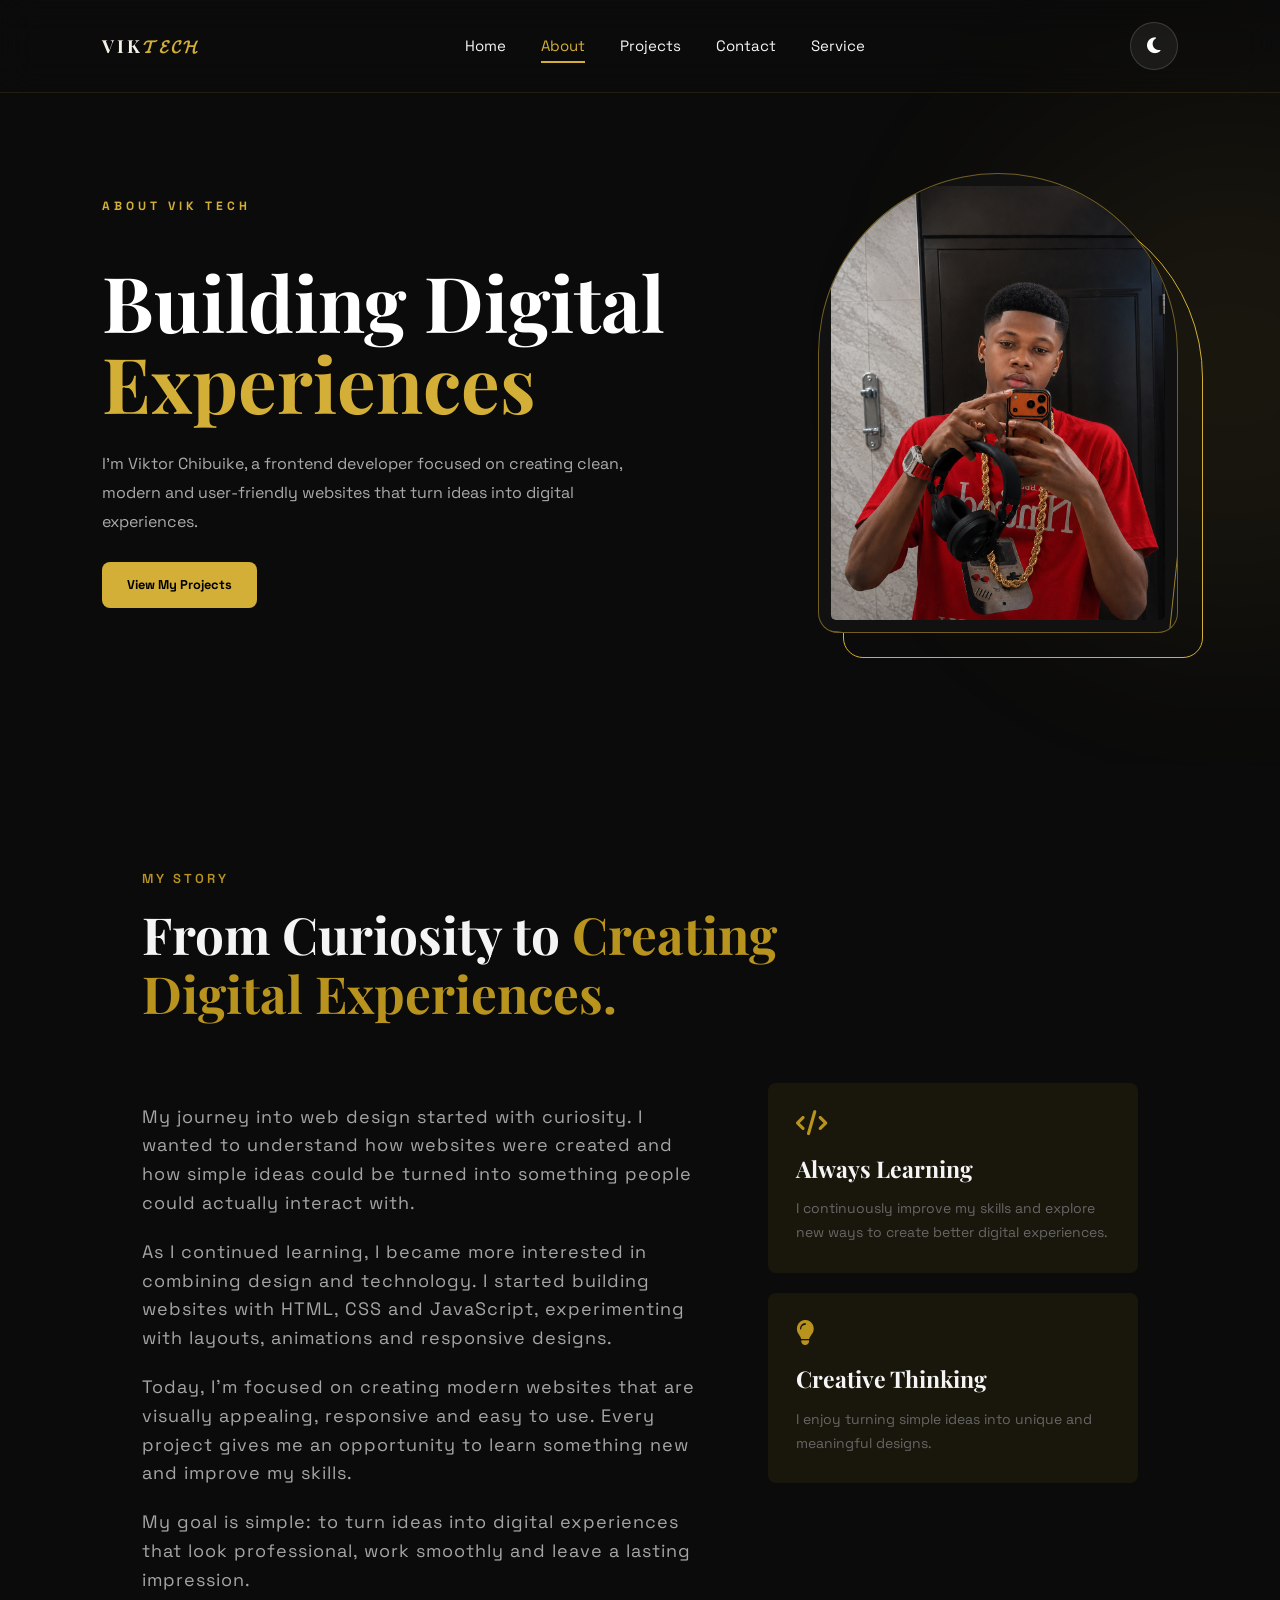
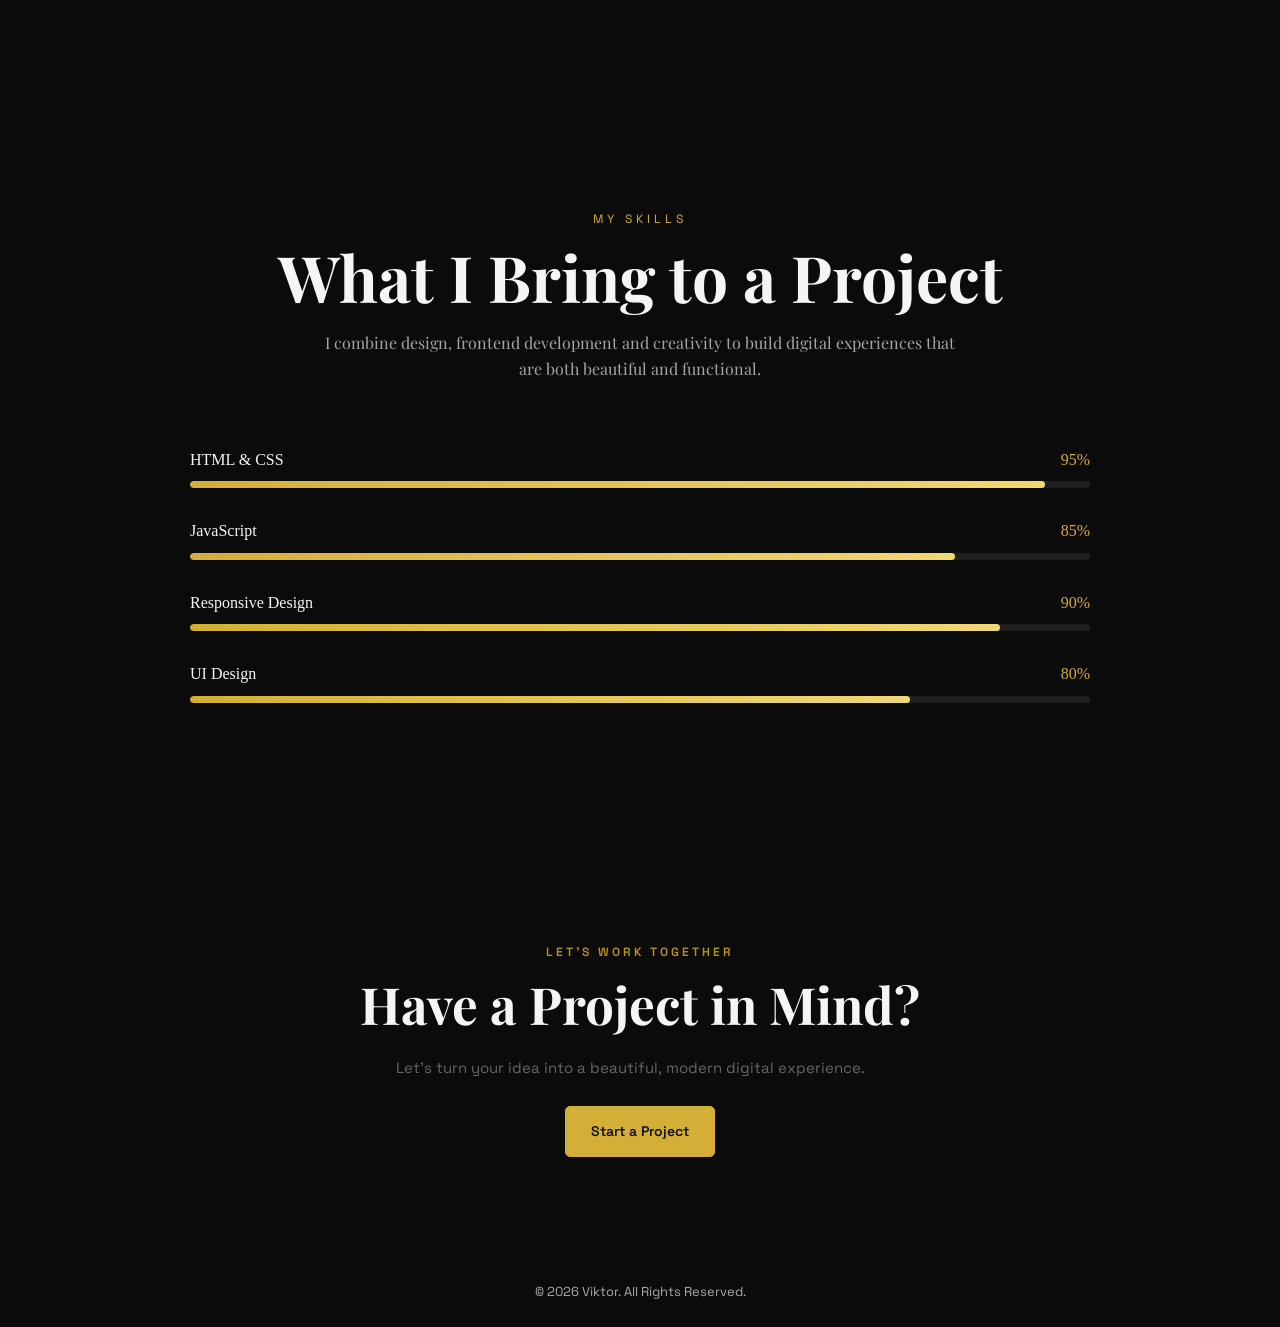
<file: about.html>
<!DOCTYPE html>
<html lang="en">

<head>
    <meta charset="UTF-8">
    <meta name="viewport" content="width=device-width, initial-scale=1.0">
<script async src="https://pagead2.googlesyndication.com/pagead/js/adsbygoogle.js?client=ca-pub-6563021663039413"
     crossorigin="anonymous"></script>
    <title>About | Viktor</title>

    <!-- Google Fonts -->
    <link rel="preconnect" href="https://fonts.googleapis.com">
    <link rel="preconnect" href="https://fonts.gstatic.com" crossorigin>

    <link
        href="https://fonts.googleapis.com/css2?family=Playfair+Display:wght@400;500;600;700&family=Space+Grotesk:wght@300;400;500;600;700&display=swap"
        rel="stylesheet">

    <!-- Main CSS -->
    <link rel="stylesheet" href="style.css">

    <!-- Font Awesome -->
    <link
        rel="stylesheet"
        href="https://cdnjs.cloudflare.com/ajax/libs/font-awesome/6.5.2/css/all.min.css">
      
</head>


<body>

    <!-- =========================================
         NAVBAR
    ========================================== -->

    <header class="navbar">
 <a href="index.html" class="logo">
            𝓣𝓔𝓒𝓗
            <h1>VIK  </h1>
        </a>
        


        <button class="menu-btn">
            ☰
        </button>


        <nav>

            <ul class="nav-links">

                <li>
                    <a href="index.html">
                        Home
                    </a>
                </li>

                <li>
                    <a href="about.html"class="active" >
                        About
                    </a>
                </li>

                <li>
                    <a href="project.html">
                        Projects
                    </a>
                </li>

                <li>
                    <a href="contact.html">
                        Contact
                    </a>
                </li>

                <li>
                    <a href="service.html">
                        Service
                    </a>
                </li>

            </ul>

        </nav>


         <button id="theme-toggle" class="theme-toggle" aria-label="Toggle dark mode">
    <i class="fa-solid fa-moon"></i>
</button>

    </header>



    <!-- =========================================
         MAIN
    ========================================== -->

    <main>

<!-- ================================
     ABOUT HERO
================================ -->

<section class="about-hero">

    <div class="about-hero-content">

        <p class="about-label">ABOUT VIK TECH</p>

        <h1>
            Building Digital
            <span>Experiences</span>
        </h1>

        <p class="about-description">
            I'm Viktor Chibuike, a frontend developer focused on
            creating clean, modern and user-friendly websites
            that turn ideas into digital experiences.
        </p>

        <a href="projects.html" class="about-hero-btn">
            View My Projects
        </a>

    </div>

    <div class="about-hero-image">

        <div class="about-image-frame">

            <img
                src=" file_00000000ec448210842f34adbaa84f9a.png  "
                alt="Viktor Chibuike"
            >

        </div>

        <div class="about-image-decoration"></div>

    </div>

</section>
        <!-- =====================================
             ABOUT HERO
        ====================================== -->

      








        <!-- =====================================
             MY STORY
        ====================================== -->

        <section class="my-story">


            <div class="about-container">


                <div class="story-heading">


                    <span class="story-label">
                        MY STORY
                    </span>


                    <h2>

                        From Curiosity to
                        <span>
                           Creating Digital Experiences.
                        </span>

                    </h2>


                </div>



                <div class="story-content">


                    <!-- STORY TEXT -->

                    <div class="story-text">


                        <p>

                            My journey into web design started
                            with curiosity. I wanted to understand
                            how websites were created and how
                            simple ideas could be turned into
                            something people could actually
                            interact with.

                        </p>


                        <p>

                            As I continued learning, I became
                            more interested in combining design
                            and technology. I started building
                            websites with HTML, CSS and
                            JavaScript, experimenting with
                            layouts, animations and responsive
                            designs.

                        </p>


                        <p>

                            Today, I'm focused on creating modern
                            websites that are visually appealing,
                            responsive and easy to use. Every
                            project gives me an opportunity to
                            learn something new and improve my
                            skills.

                        </p>


                        <p>

                            My goal is simple: to turn ideas
                            into digital experiences that look
                            professional, work smoothly and
                            leave a lasting impression.

                        </p>


                    </div>



                    <!-- STORY CARDS -->

                    <div class="story-side">


                        <div class="story-card">

                            <i class="fa-solid fa-code"></i>

                            <h3>
                                Always Learning
                            </h3>

                            <p>

                                I continuously improve my skills
                                and explore new ways to create
                                better digital experiences.

                            </p>

                        </div>



                        <div class="story-card">

                            <i class="fa-solid fa-lightbulb"></i>

                            <h3>
                                Creative Thinking
                            </h3>

                            <p>

                                I enjoy turning simple ideas
                                into unique and meaningful
                                designs.

                            </p>

                        </div>


                    </div>


                </div>

            </div>

        </section>



        <!-- =====================================
             WHAT I BRING
        ====================================== -->

        <section >


         


                <div class="section-title">


                    <small>
                        MY SKILLS
                    </small>


                    <h2>
                        What I Bring to a Project
                    </h2>


                    <p>

                        I combine design, frontend development
                        and creativity to build digital
                        experiences that are both beautiful
                        and functional.

                    </p>


                </div>



                <!-- SKILL 1 -->

                 <div class="skill">

                <div class="skill-header">

                    <span>
                        HTML & CSS
                    </span>

                    <span>
                        95%
                    </span>

                </div>

                <div class="skill-bar">

                    <div
                        class="skill-progress"
                        data-progress="95">
                    </div>

                </div>

            </div>


            <!-- JAVASCRIPT -->

            <div class="skill">

                <div class="skill-header">

                    <span>
                        JavaScript
                    </span>

                    <span>
                        85%
                    </span>

                </div>

                <div class="skill-bar">

                    <div
                        class="skill-progress"
                        data-progress="85">
                    </div>

                </div>

            </div>


            <!-- RESPONSIVE DESIGN -->

            <div class="skill">

                <div class="skill-header">

                    <span>
                        Responsive Design
                    </span>

                    <span>
                        90%
                    </span>

                </div>

                <div class="skill-bar">

                    <div
                        class="skill-progress"
                        data-progress="90">
                    </div>

                </div>

            </div>


            <!-- UI DESIGN -->

            <div class="skill">

                <div class="skill-header">

                    <span>
                        UI Design
                    </span>

                    <span>
                        80%
                    </span>

                </div>

                <div class="skill-bar">

                    <div
                        class="skill-progress"
                        data-progress="80">
                    </div>

                </div>

            </div>

                    </div>


                </div>


            </div>

        </section>



        <!-- =====================================
             CALL TO ACTION
        ====================================== -->

        <section class="about-cta">


            <div class="about-container">


                <div class="section-title">


                    <small>
                        LET'S WORK TOGETHER
                    </small>


                    <h2>
                        Have a Project in Mind?
                    </h2>


                    <p>

                        Let's turn your idea into a beautiful,
                        modern digital experience.

                    </p>


                    <br>


                    <a
                        href="contact.html"
                        class="btn btn-primary">

                        Start a Project

                    </a>


                </div>


            </div>

        </section>

<button id="backToTop" class="back-to-top" aria-label="Back to top">
    <i class="fa-solid fa-arrow-up"></i>
</button>
    </main>



    <!-- =========================================
         FOOTER
    ========================================== -->

    <footer>

        <p>

            © <span id="year"></span>
            Viktor.
            All Rights Reserved.

        </p>

    </footer>



    <!-- =========================================
         JAVASCRIPT
    ========================================== -->

    <script src="script.js"></script>


</body>

</html>
</file>
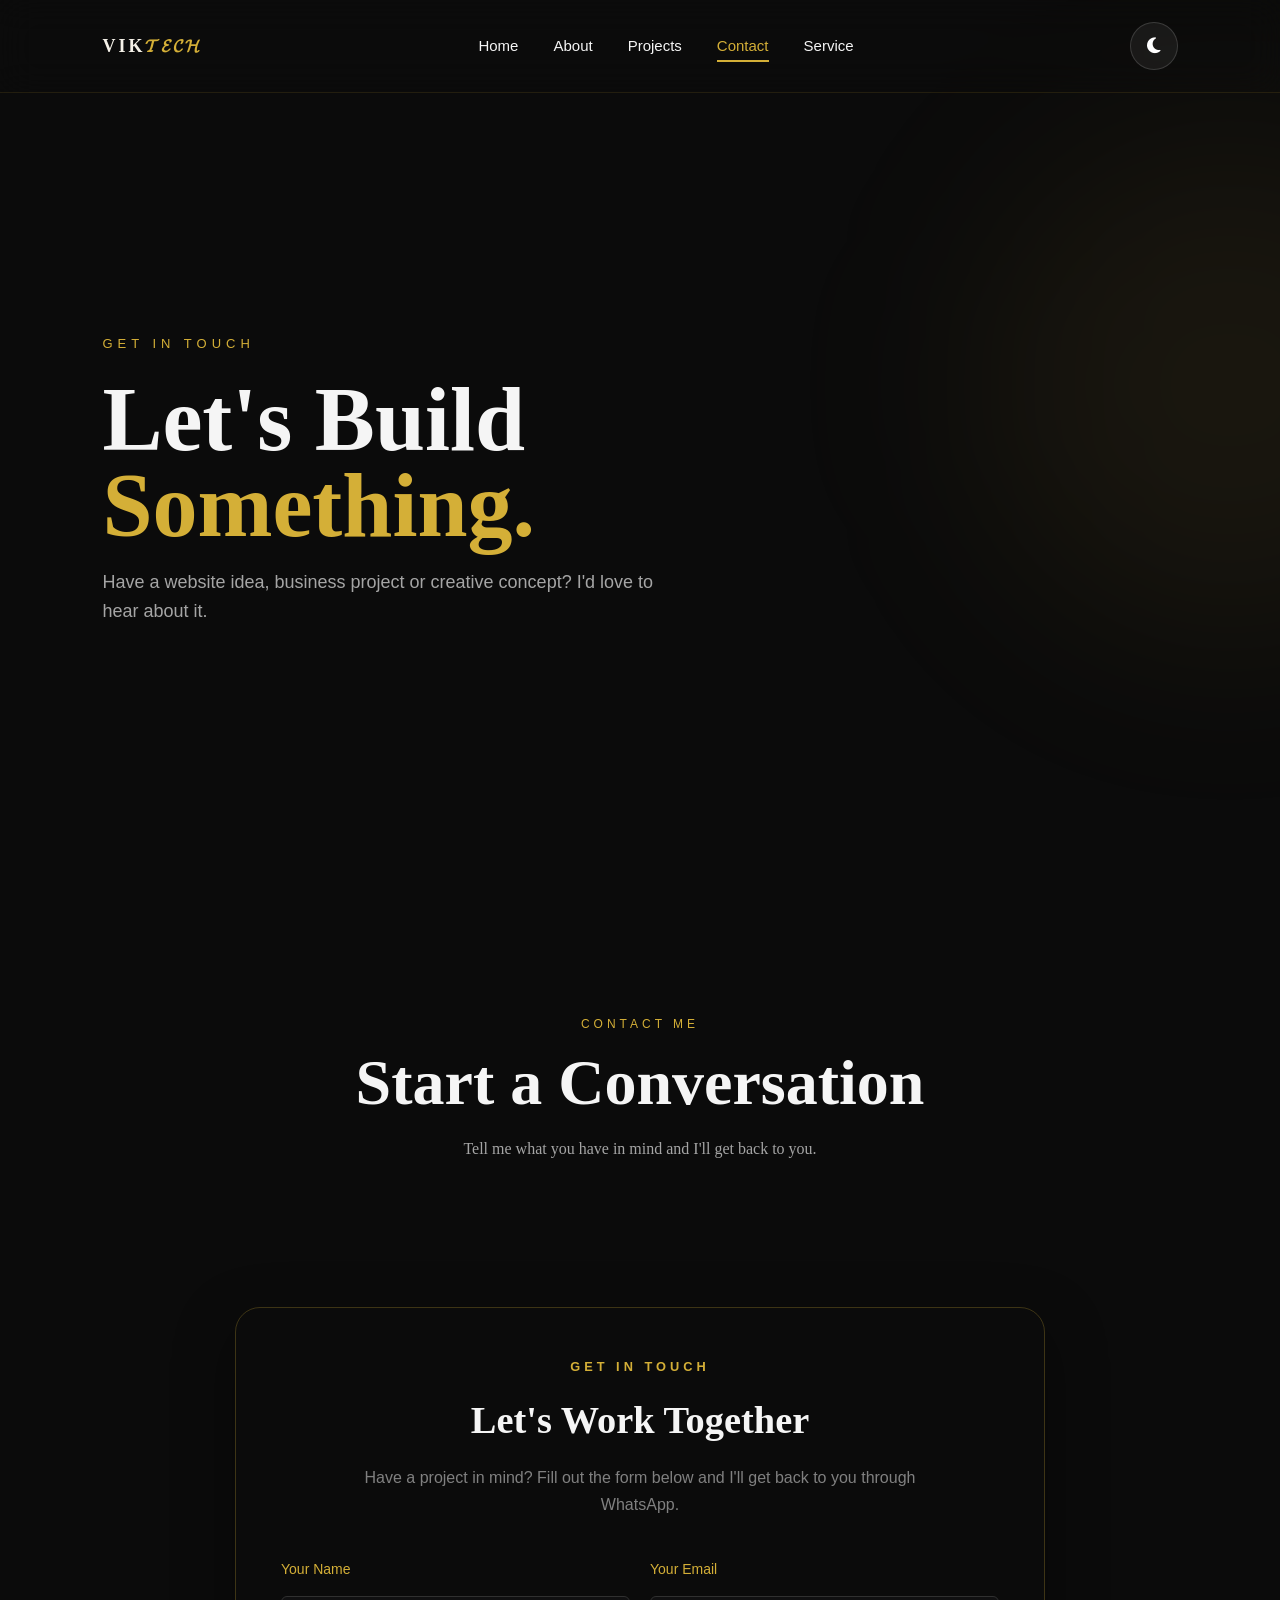
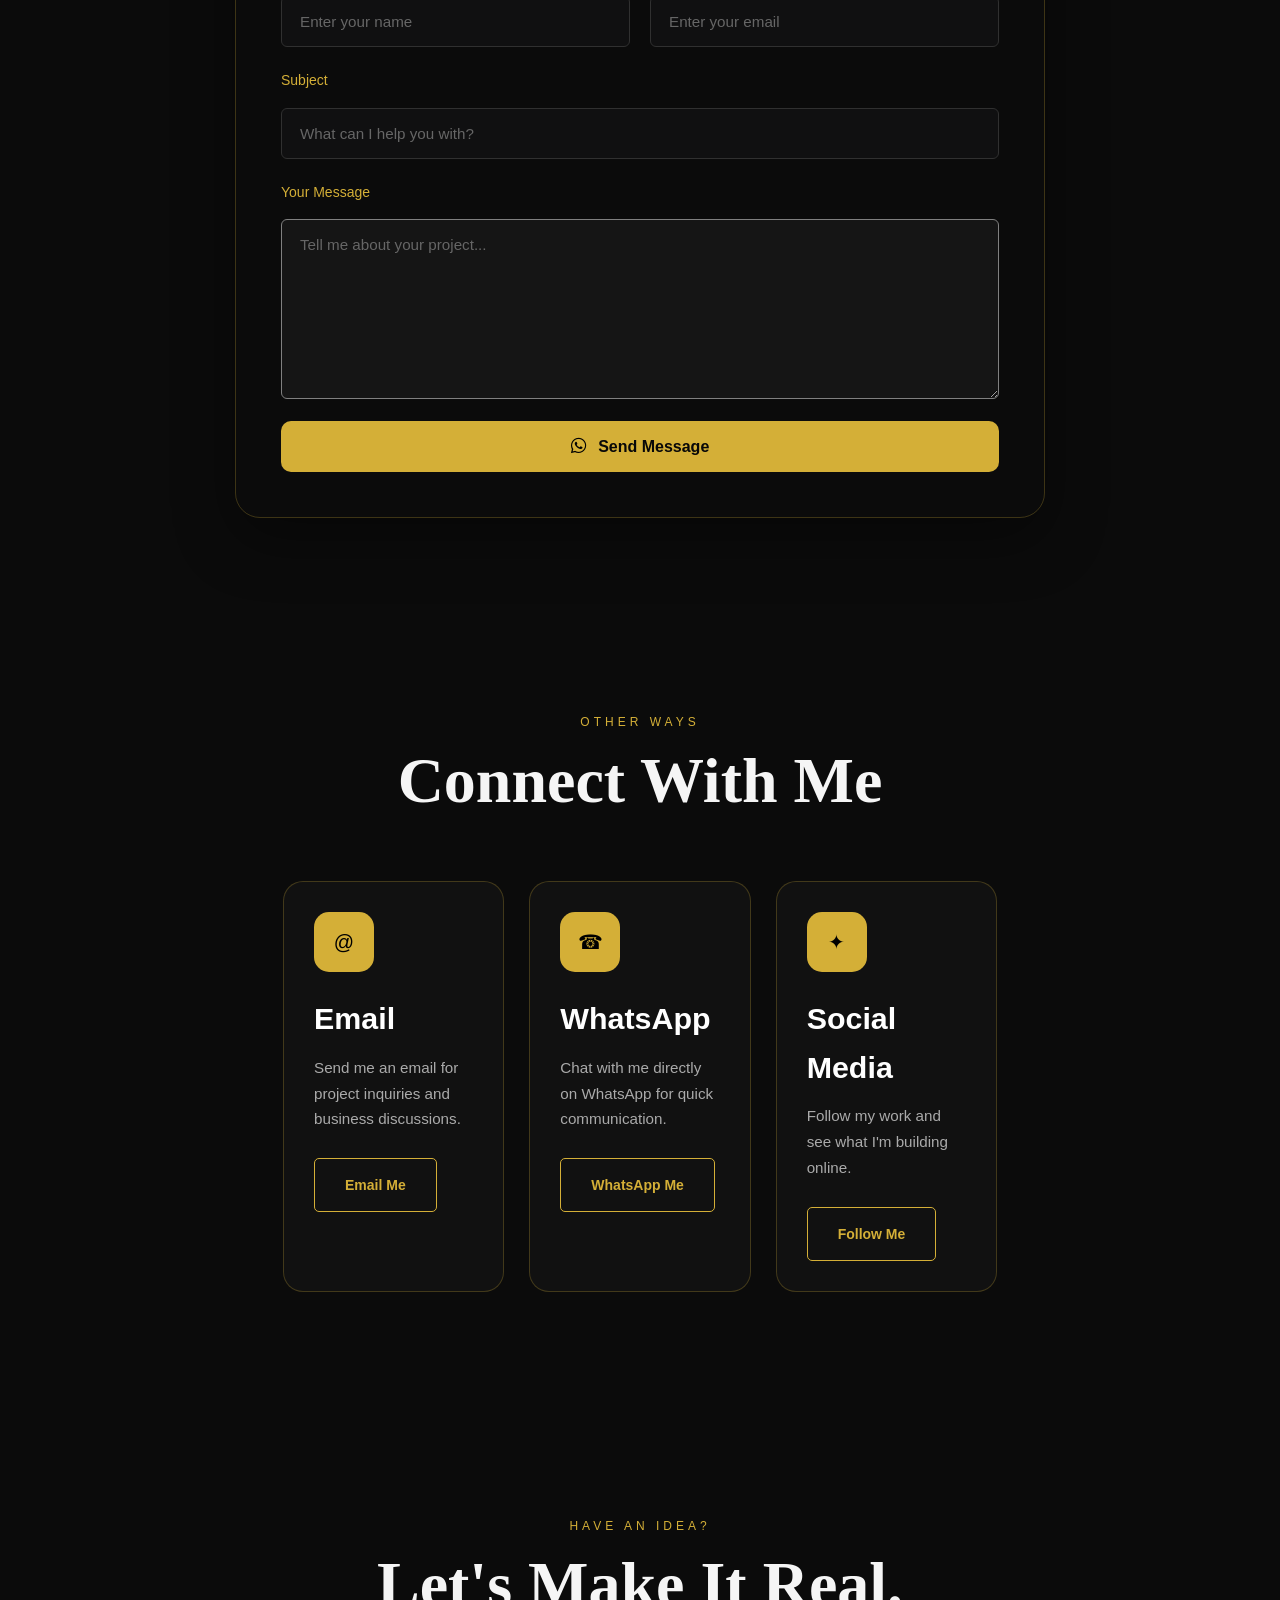
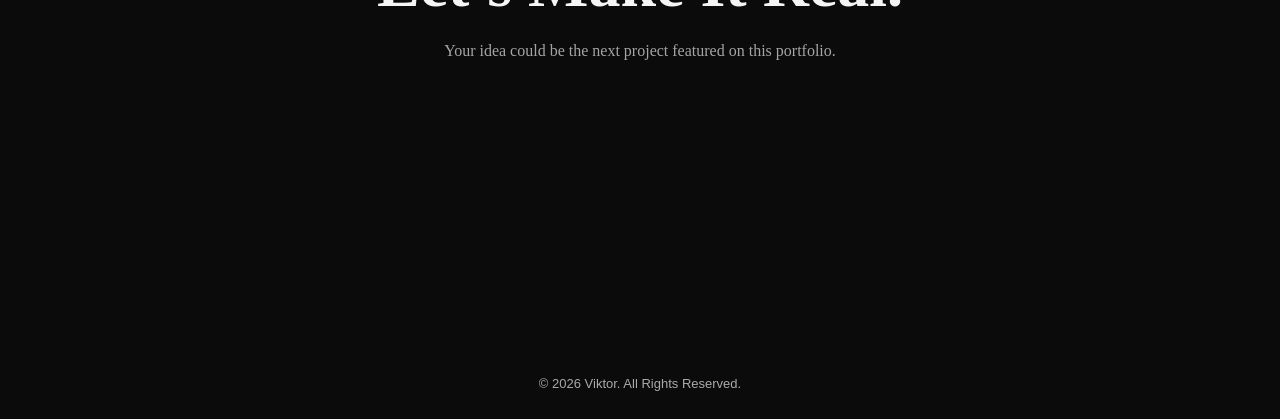
<file: contact.html>
<!DOCTYPE html>
<html lang="en">

<head>
    <meta charset="UTF-8">
    <meta name="viewport" content="width=device-width, initial-scale=1.0">
<script async src="https://pagead2.googlesyndication.com/pagead/js/adsbygoogle.js?client=ca-pub-6563021663039413"
     crossorigin="anonymous"></script>
    <title>Contact | Viktor</title>

    <link rel="stylesheet" href="style.css">
      <link rel="stylesheet" href="https://cdnjs.cloudflare.com/ajax/libs/font-awesome/6.5.2/css/all.min.css">
     
</head>

<body>

    <!-- ================= NAVBAR ================= -->

    <header class="navbar">
  <a href="index.html" class="logo">
            𝓣𝓔𝓒𝓗
            <h1>VIK </h1>
        </a>
       
<button class="menu-btn">☰</button>
        <nav>
            <ul class="nav-links">

                <li>
                    <a href="index.html">
                        Home
                    </a>
                </li>

                <li>
                    <a href="about.html">
                        About
                    </a>
                </li>

                <li>
                    <a href="project.html">
                        Projects
                    </a>
                </li>

                <li>
                    <a href="contact.html" class="active">
                        Contact
                    </a>
                </li>
                <li>
                    <a href="service.html">
                        Service
                    </a>
                </li>

            </ul>
        </nav>
   <button id="theme-toggle" class="theme-toggle" aria-label="Toggle dark mode">
    <i class="fa-solid fa-moon"></i>
</button>
    </header>


    <!-- ================= CONTACT PAGE ================= -->

    <main>

        <!-- CONTACT HERO -->

        <section class="hero">

            <div class="hero-content">

                <div class="hero-small">
                    Get In Touch
                </div>

                <h1>
                    Let's Build
                    <span>Something.</span>
                </h1>

                <p>
                    Have a website idea, business project or
                    creative concept? I'd love to hear about it.
                </p>

            </div>

        </section>


        <!-- ================= CONTACT AREA ================= -->

        <section>

            <div class="contact-container">

                <div class="section-title">

                    <small>Contact Me</small>

                    <h2>
                        Start a Conversation
                    </h2>

                    <p>
                        Tell me what you have in mind and I'll
                        get back to you.
                    </p>

                </div>


                <!-- CONTACT FORM -->

                <section class="contact-form-section">

    <div class="contact-form-container">

        <div class="contact-form-heading">
            <span>GET IN TOUCH</span>
            <h2>Let's Work Together</h2>
            <p>
                Have a project in mind? Fill out the form below and
                I'll get back to you through WhatsApp.
            </p>
        </div>

        <form id="contact-form">

            <div class="form-row">

                <div class="form-group">
                    <label for="name">Your Name</label>
                    <input
                        type="text"
                        id="name"
                        placeholder="Enter your name"
                        required
                    >
                </div>

                <div class="form-group">
                    <label for="email">Your Email</label>
                    <input
                        type="email"
                        id="email"
                        placeholder="Enter your email"
                        required
                    >
                </div>

            </div>

            <div class="form-group">
                <label for="subject">Subject</label>
                <input
                    type="text"
                    id="subject"
                    placeholder="What can I help you with?"
                    required
                >
            </div>

            <div class="form-group">
                <label for="message">Your Message</label>
                <textarea
                    id="message"
                    rows="7"
                    placeholder="Tell me about your project..."
                    required
                ></textarea>
            </div>

            <button type="submit" class="send-btn">
                <i class="fab fa-whatsapp"></i>
                Send Message
            </button>

        </form>

    </div>





        </section>


        <!-- ================= CONTACT OPTIONS ================= -->

        <section>

            <div class="section-title">

                <small>Other Ways</small>

                <h2>
                    Connect With Me
                </h2>

            </div>


            <div class="card-grid">


                <!-- EMAIL -->

                <div class="card">

                    <div class="card-icon">
                        @
                    </div>

                    <h3>
                        Email
                    </h3>

                    <p>
                        Send me an email for project inquiries
                        and business discussions.
                    </p>

                    <br>

                    <a
                        href="mailto:techwithviktor1@email.com"
                        class="btn btn-outline">

                        Email Me

                    </a>

                </div>


                <!-- WHATSAPP -->

                <div class="card">

                    <div class="card-icon">
                        ☎
                    </div>

                    <h3>
                        WhatsApp
                    </h3>

                    <p>
                        Chat with me directly on WhatsApp
                        for quick communication.
                    </p>

                    <br>

                    <a
                        href="    https://wa.me/2349076494022?text=Hello%20viktor,%20i%20would%20like%20to%20work%20with%20you      "target="_blank     "
                        target="_blank"
                        class="btn btn-outline">

                        WhatsApp Me

                    </a>

                </div>


                <!-- SOCIAL -->

                <div class="card">

                    <div class="card-icon">
                        ✦
                    </div>

                    <h3>
                        Social Media
                    </h3>

                    <p>
                        Follow my work and see what I'm
                        building online.
                    </p>

                    <br>

                    <a
                        href=" http://www.tiktok.com/@viktech2026" target="_blank"rel="noopener noreferrer "
                        class="btn btn-outline">

                        Follow Me

                    </a>

                </div>


            </div>

        </section>


        <!-- ================= CTA ================= -->

        <section>

            <div class="section-title">

                <small>Have An Idea?</small>

                <h2>
                    Let's Make It Real.
                </h2>

                <p>
                    Your idea could be the next project
                    featured on this portfolio.
                </p>

            </div>

        </section>
<button id="backToTop" class="back-to-top" aria-label="Back to top">
    <i class="fa-solid fa-arrow-up"></i>
</button>
    </main>


    <!-- ================= FOOTER ================= -->

    <footer>

        <p>
            © <span id="year"></span> Viktor.
            All Rights Reserved.
        </p>

    </footer>


    <!-- JAVASCRIPT -->

    <script src="script.js"></script>

</body>

</html>
</file>
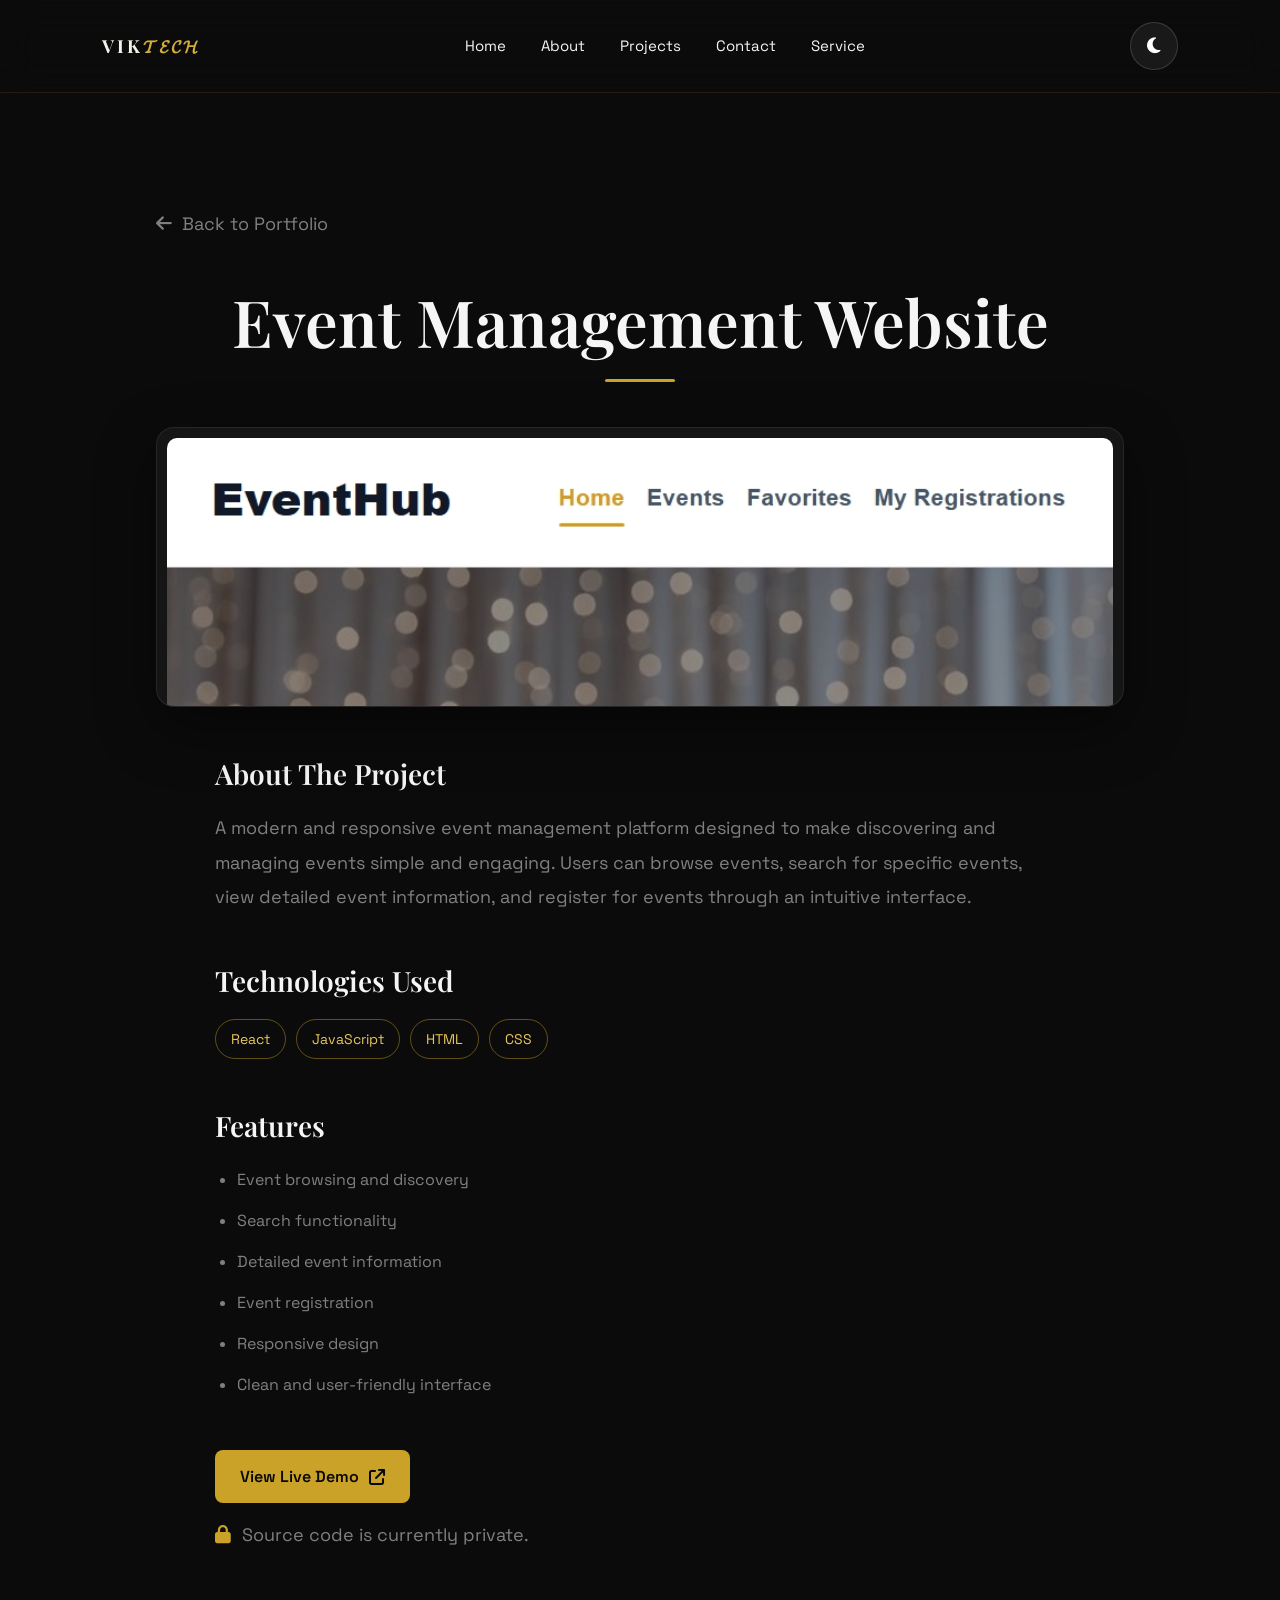
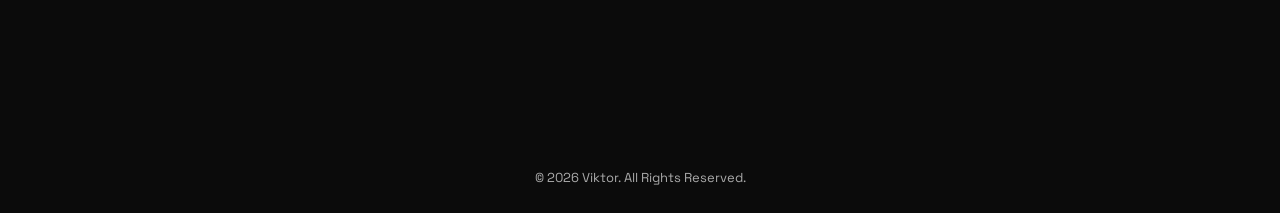
<file: event-project.html>
<!DOCTYPE html>
<html lang="en">
<head>
    <meta charset="UTF-8">
    <meta name="viewport" content="width=device-width, initial-scale=1.0">
<script async src="https://pagead2.googlesyndication.com/pagead/js/adsbygoogle.js?client=ca-pub-6563021663039413"
     crossorigin="anonymous"></script>
    <title>Event Management Project | VIK TECH</title>

    <!-- Google Fonts -->
    <link rel="preconnect" href="https://fonts.googleapis.com">
    <link rel="preconnect" href="https://fonts.gstatic.com" crossorigin>

    <link href="https://fonts.googleapis.com/css2?family=Playfair+Display:wght@500;600;700&family=Space+Grotesk:wght@400;500;600&display=swap" rel="stylesheet">

    <!-- Font Awesome -->
    <link rel="stylesheet"
          href="https://cdnjs.cloudflare.com/ajax/libs/font-awesome/6.5.2/css/all.min.css">
 <link rel="stylesheet" href="style.css">

</head>

<body>
  
</div>
 <header class="navbar">

        <a href="index.html" class="logo">
            𝓣𝓔𝓒𝓗
            <h1>VIK  </h1>
        </a>
<button class="menu-btn">☰</button>
        <nav>
            <ul class="nav-links">

                <li>
                    <a href="index.html">
                        Home
                    </a>
                </li>

                <li>
                    <a href="about.html">
                        About
                    </a>
                </li>

                <li>
                    <a href="project.html">
                        Projects
                    </a>
                </li>

                <li>
                    <a href="contact.html">
                        Contact
                    </a>
                </li>
                <li>
                    <a href="service.html">
                        Service
                    </a>
                </li>

            </ul>
        </nav>
     <button id="theme-toggle" class="theme-toggle" aria-label="Toggle dark mode">
    <i class="fa-solid fa-moon"></i>
</button>

    </header>
<section>
    <main class="project-details">

        <!-- Back to Portfolio -->
        <a href="index.html" class="back-button">
            <i class="fas fa-arrow-left"></i>
            Back to Portfolio
        </a>
        <!-- Title -->
        <h1>Event Management Website</h1>
        <div class="title-line"></div>
        <!-- Project Screenshot -->
        <div class="project-image">
            <img src="Screenshot_16-9-2026_1554_localhost.jpeg"
                 alt="Event Management Website">
        </div>
        <!-- Project Information -->
        <div class="project-content">

            <h2>About The Project</h2>

            <p>
                A modern and responsive event management platform designed
                to make discovering and managing events simple and engaging.
                Users can browse events, search for specific events, view
                detailed event information, and register for events through
                an intuitive interface.
            </p>


            <h2>Technologies Used</h2>

            <div class="technologies">

                <span class="technology">React</span>

                <span class="technology">JavaScript</span>

                <span class="technology">HTML</span>

                <span class="technology">CSS</span>

            </div>


            <h2>Features</h2>

            <ul>

                <li>Event browsing and discovery</li>

                <li>Search functionality</li>

                <li>Detailed event information</li>

                <li>Event registration</li>

                <li>Responsive design</li>

                <li>Clean and user-friendly interface</li>

            </ul>


            <!-- Live Demo -->
            <a href="https://react-project2-kwygpz6ns-viktor-341a.vercel.app  "
               class="project-demo"
               target="_blank"
               rel="noopener">

                View Live Demo

                <i class="fas fa-arrow-up-right-from-square"></i>

            </a>
<p class="private-note">
  <i class="fas fa-lock"></i>
  Source code is currently private.
</p>
     
</section>
        </div>
          <button id="backToTop" class="back-to-top" aria-label="Back to top">
    <i class="fa-solid fa-arrow-up"></i>
</button>    
    </main>
  
 <footer>

        <p>
            © <span id="year"></span> Viktor.
             All Rights Reserved.
        </p>

    </footer>
     <script src="script.js"></script>
</body>
</html>
</file>
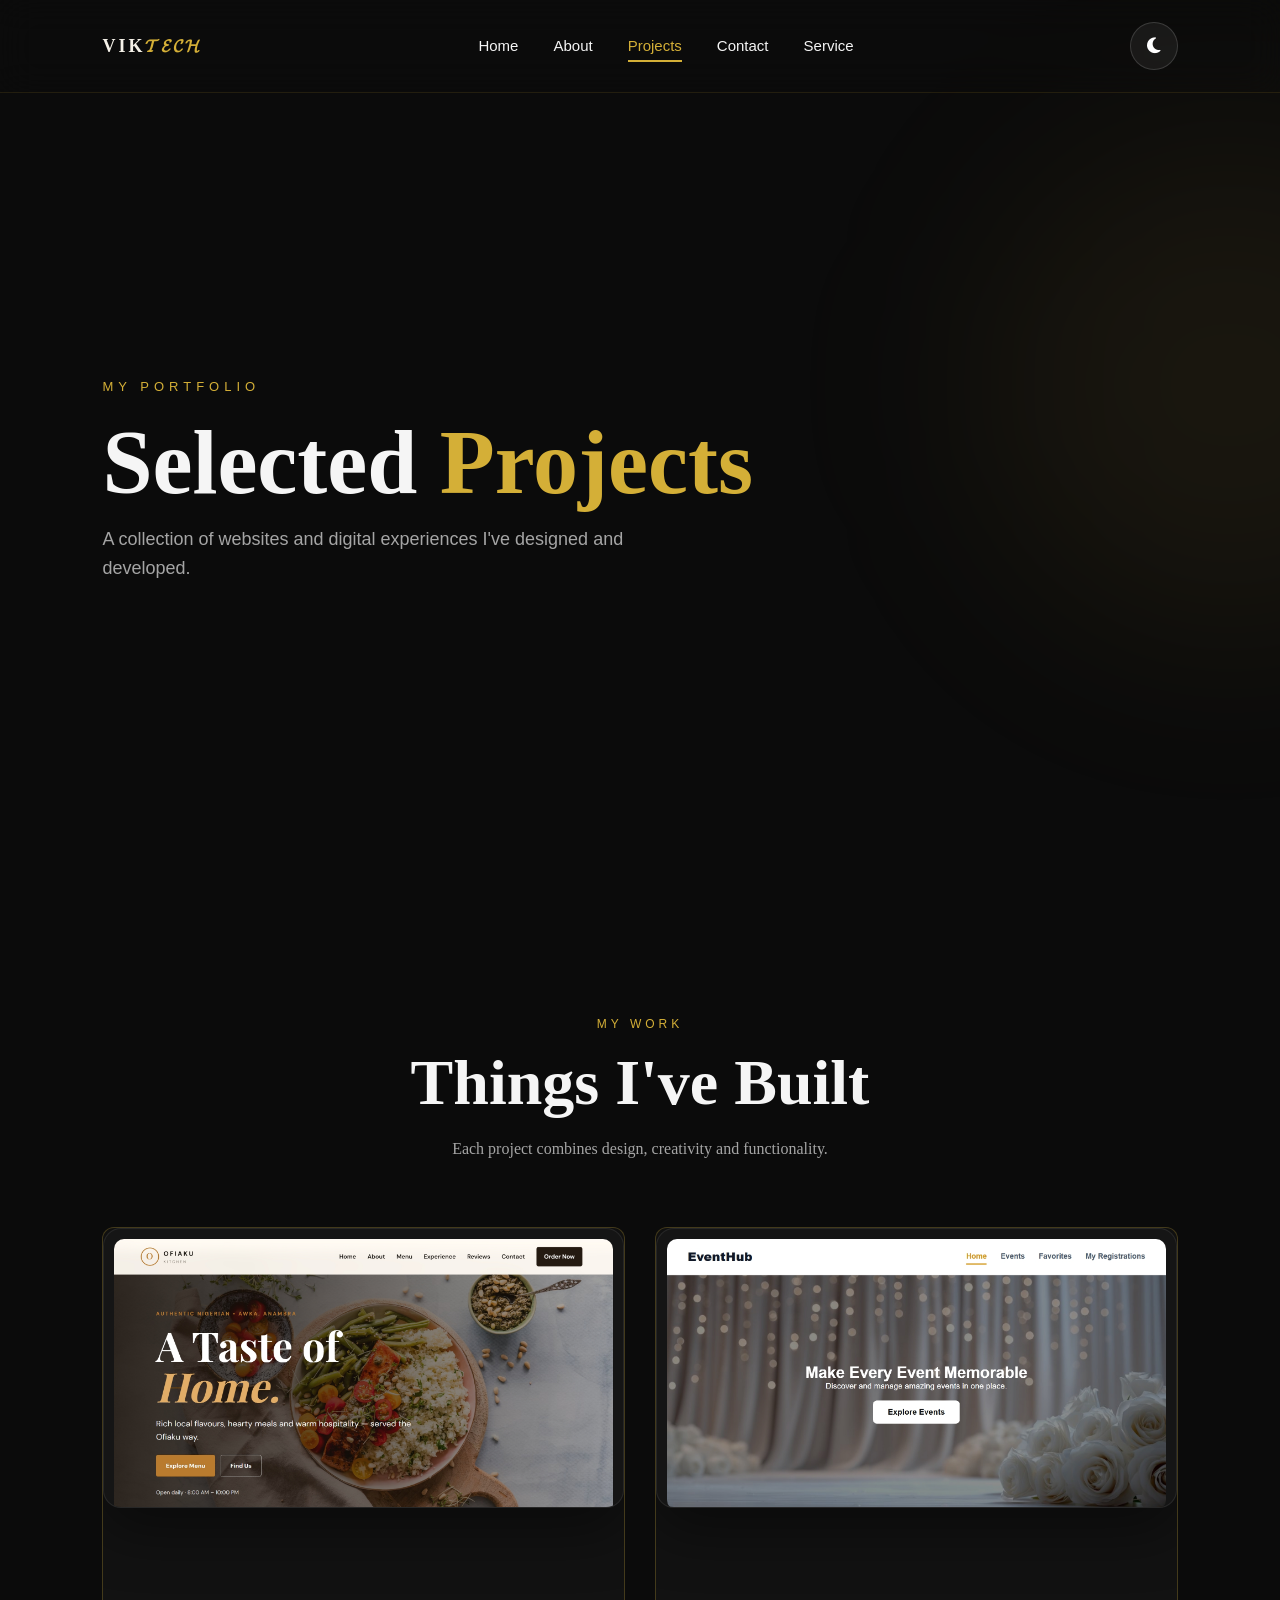
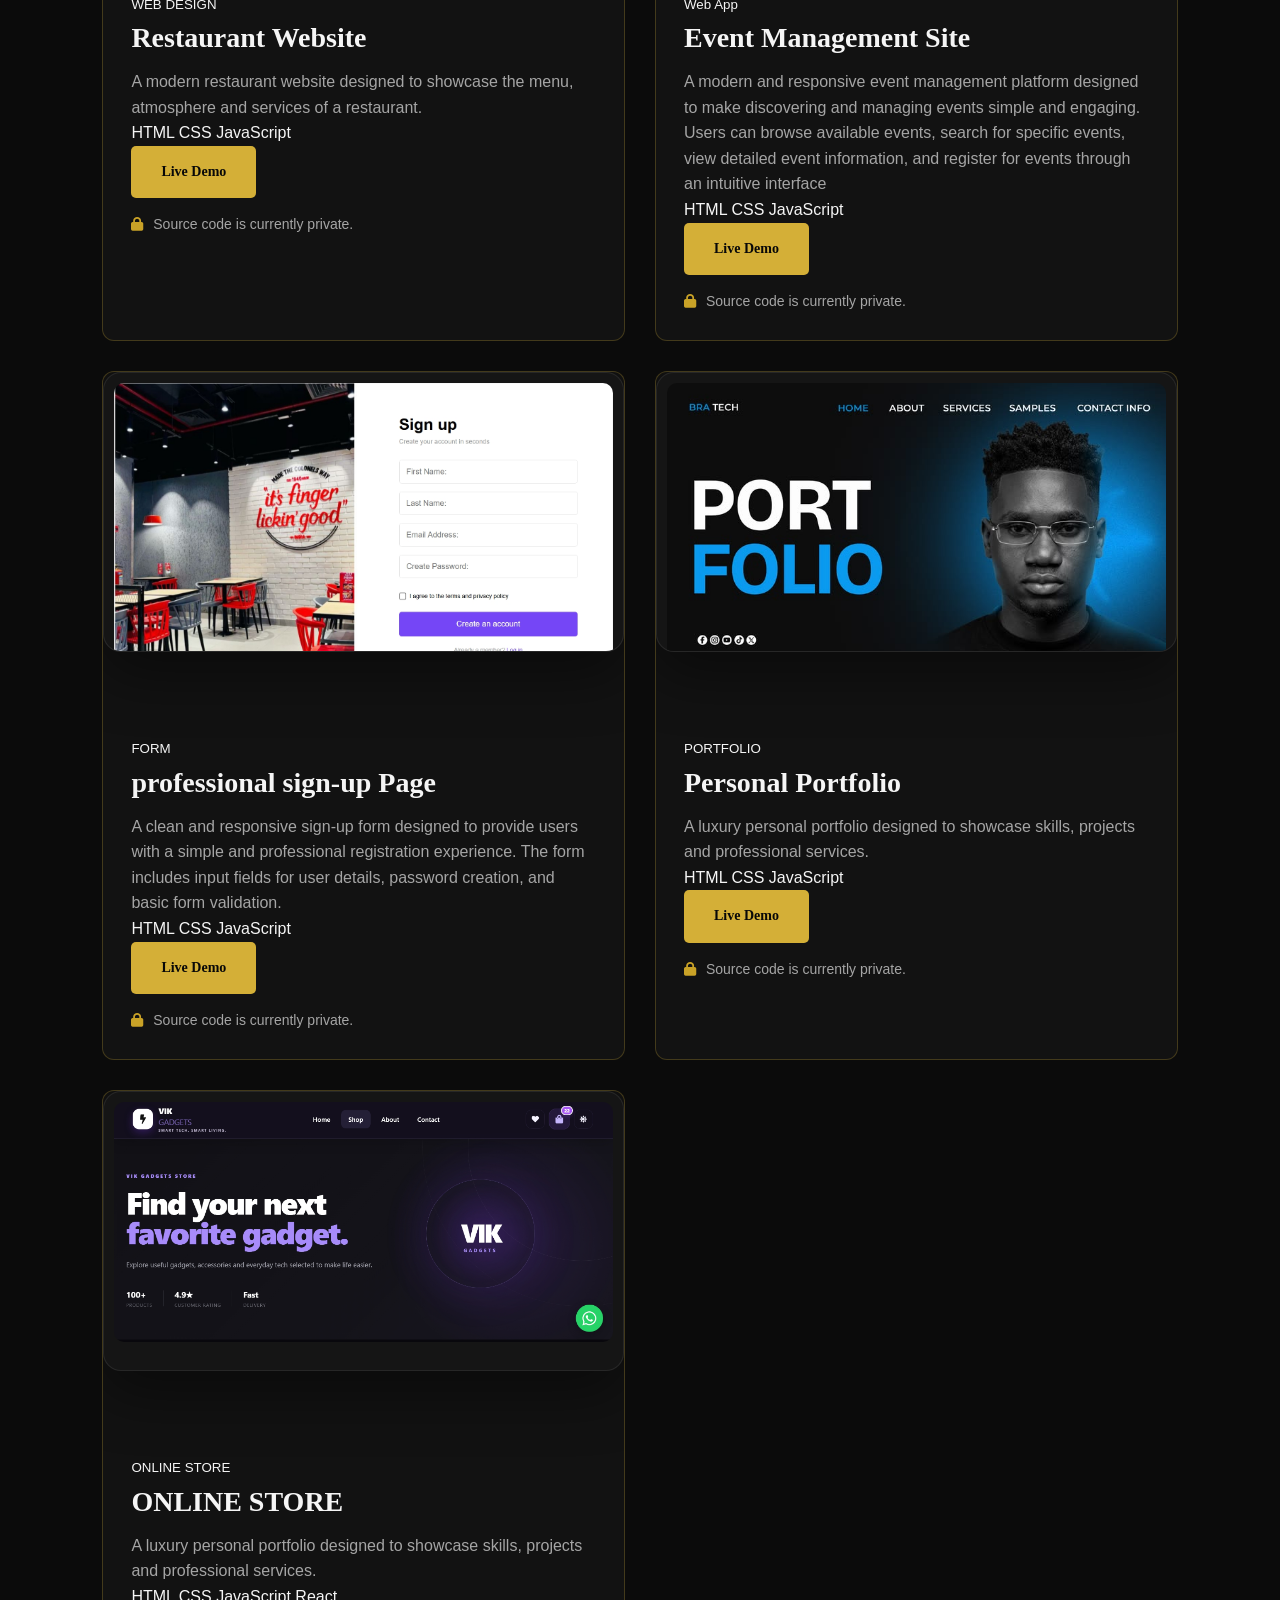
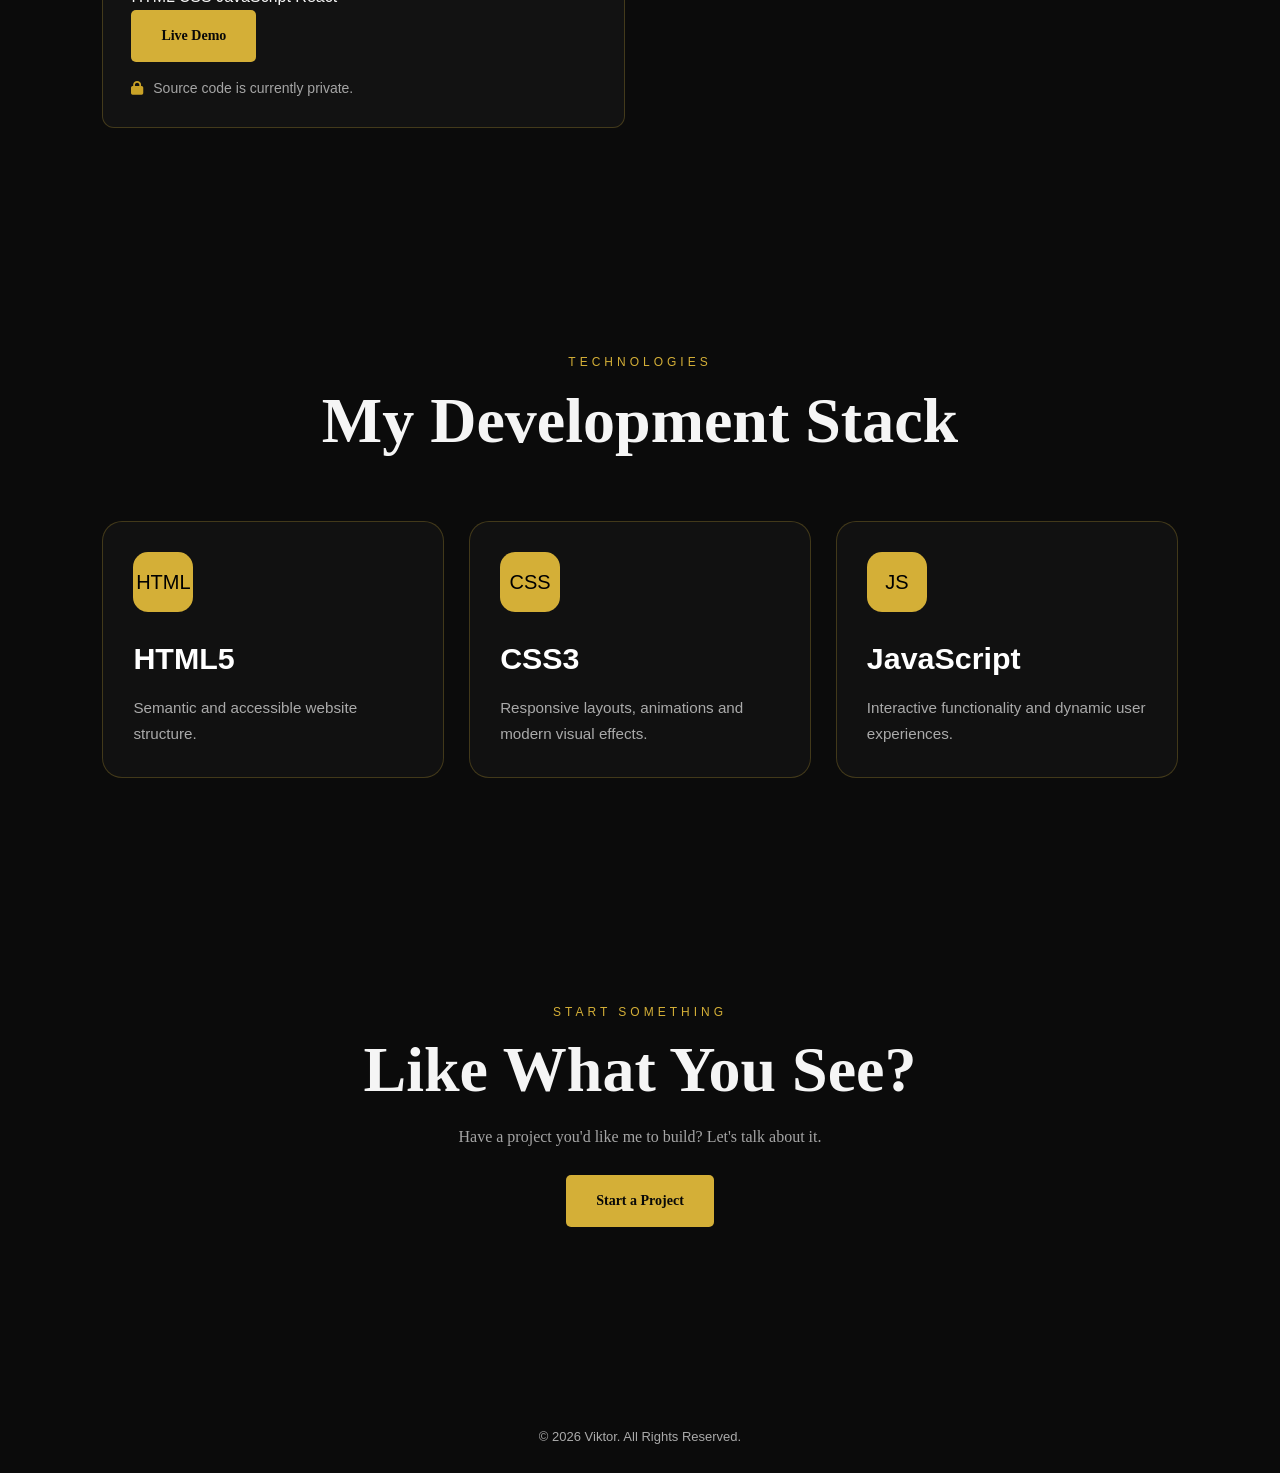
<file: project.html>
<!DOCTYPE html>
<html lang="en">

<head>
    <meta charset="UTF-8">
    <meta name="viewport" content="width=device-width, initial-scale=1.0">
<script async src="https://pagead2.googlesyndication.com/pagead/js/adsbygoogle.js?client=ca-pub-6563021663039413"
     crossorigin="anonymous"></script>
    <title>Projects | Viktor</title>

    <link rel="stylesheet" href="style.css">
      <link rel="stylesheet" href="https://cdnjs.cloudflare.com/ajax/libs/font-awesome/6.5.2/css/all.min.css">
     
</head>
<body>

</div>
</div>
     <header class="navbar">
 <a href="index.html" class="logo">
            𝓣𝓔𝓒𝓗
            <h1>VIK  </h1>
        </a>
        


        <button class="menu-btn">
            ☰
        </button>


        <nav>

            <ul class="nav-links">

                <li>
                    <a href="index.html">
                        Home
                    </a>
                </li>

                <li>
                    <a href="about.html" >
                        About
                    </a>
                </li>

                <li>
                    <a href="project.html"class="active">
                        Projects
                    </a>
                </li>

                <li>
                    <a href="contact.html">
                        Contact
                    </a>
                </li>

                <li>
                    <a href="service.html">
                        Service
                    </a>
                </li>

            </ul>

        </nav>


        <button id="theme-toggle" class="theme-toggle" aria-label="Toggle dark mode">
    <i class="fa-solid fa-moon"></i>
</button>
    </header>


    <!-- ================= PROJECT PAGE ================= -->

    <main>

        <!-- PROJECT HERO -->

        <section class="hero">

            <div class="hero-content">

                <div class="hero-small">
                    My Portfolio
                </div>

                <h1>
                    Selected <span>Projects</span>
                </h1>

                <p>
                    A collection of websites and digital experiences
                    I've designed and developed.
                </p>

            </div>

        </section>


        <!-- ================= PROJECTS ================= -->

        <section>

            <div class="section-title">

                <small>My Work</small>

                <h2>
                    Things I've Built
                </h2>

                <p>
                    Each project combines design, creativity and
                    functionality.
                </p>

            </div>


            <div class="projects-grid">


                <!-- PROJECT 1 -->

                <article class="project-card">

                    <div class="project-image">

                        <img
                            src="Screenshot_16-9-2026_13550_.jpeg  "
                            alt="Restaurant Website">

                    </div>

                    <div class="project-info">

                        <small>
                            WEB DESIGN
                        </small>

                        <h3>
                            Restaurant Website
                        </h3>

                        <p>
                            A modern restaurant website designed to
                            showcase the menu, atmosphere and services
                            of a restaurant.
                        </p>

                        <div class="project-tags">

                            <span>HTML</span>
                            <span>CSS</span>
                            <span>JavaScript</span>

                        </div>

                        <div class="project-buttons">

                            <a
                                href=" https://victor-c-sudo.github.io/ofiakwu-kitchen/ "target="_blank      "
                                class="btn btn-primary">
                                Live Demo
                            </a>

                            
                               <p class="private-note">
    <i class="fas fa-lock"></i>
    Source code is currently private.
</p>
                            </a>

                        </div>

                    </div>

                </article>


                <!-- PROJECT 2 -->

                <article class="project-card">

                    <div class="project-image">

                        <img src=" Screenshot_16-9-2026_14542_localhost.jpeg "
                        
                            alt="Event Management Site">

                    </div>

                    <div class="project-info">

                        <small>
                            Web App
                        </small>

                        <h3>
                            Event Management Site
                        </h3>

                        <p>
                            A modern and responsive event management platform designed to make discovering and managing events simple and engaging. Users can browse available events, search for specific events, view detailed event information, and register for events through an intuitive interface
                        </p>

                        <div class="project-tags">

                            <span>HTML</span>
                            <span>CSS</span>
                            <span>JavaScript</span>

                        </div>

                        <div class="project-buttons">

                            <a
                                href="https://react-project2-kwygpz6ns-viktor-341a.vercel.app  "
                                class="btn btn-primary">
                                Live Demo
                            </a>

                              <p class="private-note">
    <i class="fas fa-lock"></i>
    Source code is currently private.
</p>
                        </div>

                    </div>

                </article>


                <!-- PROJECT 3 -->

                <article class="project-card">

                    <div class="project-image">

                        <img
                            src=" Screenshot_15-9-2026_15831_.jpeg  "
                            alt="sign-up-form">

                    </div>

                    <div class="project-info">

                        <small>
                            FORM
                        </small>

                        <h3>
                            professional sign-up Page
                        </h3>

                        <p>
                           A clean and responsive sign-up form designed to provide users with a simple and professional registration experience. The form includes input fields for user details, password creation, and basic form validation.
                        </p>

                        <div class="project-tags">

                            <span>HTML</span>
                            <span>CSS</span>
                            <span>JavaScript</span>

                        </div>

                        <div class="project-buttons">

                            <a
                                href=" https://victor-c-sudo.github.io/sign-up-form/  "
                                class="btn btn-primary">
                                Live Demo
                            </a>

                               <p class="private-note">
    <i class="fas fa-lock"></i>
    Source code is currently private.
</p>
        

                        </div>

                    </div>

                </article>


                <!-- PROJECT 4 -->

                <article class="project-card">

                    <div class="project-image">

                        <img
                            src=" b2e9028c9e66ecf7650b29e295200fbd.jpg "
                            alt="Portfolio Website">

                    </div>

                    <div class="project-info">

                        <small>
                            PORTFOLIO
                        </small>

                        <h3>
                            Personal Portfolio
                        </h3>

                        <p>
                            A luxury personal portfolio designed
                            to showcase skills, projects and
                            professional services.
                        </p>

                        <div class="project-tags">

                            <span>HTML</span>
                            <span>CSS</span>
                            <span>JavaScript</span>

                        </div>

                        <div class="project-buttons">

                            <a
                                href=" https://victor-c-sudo.github.io/vik-tech"
                                class="btn btn-primary">
                                Live Demo
                            </a>

                              <p class="private-note">
    <i class="fas fa-lock"></i>
    Source code is currently private.
</p>

                        </div>

                    </div>

                </article>
                   <!-- PROJECT 5-->

                <article class="project-card">

                    <div class="project-image">

                        <img
                            src="Screenshot_25-10-2026_62859_localhost.jpeg   "
                            alt="ONLINE STORE">

                    </div>

                    <div class="project-info">

                        <small>
                            ONLINE STORE
                        </small>

                        <h3>
                            ONLINE STORE
                        </h3>

                        <p>
                            A luxury personal portfolio designed
                            to showcase skills, projects and
                            professional services.
                        </p>

                        <div class="project-tags">

                            <span>HTML</span>
                            <span>CSS</span>
                            <span>JavaScript</span>
                             <span>React</span>

                        </div>

                        <div class="project-buttons">

                            <a
                                href=" https://vik-gadgets.vercel.app"
                                class="btn btn-primary">
                                Live Demo
                            </a>

                              <p class="private-note">
    <i class="fas fa-lock"></i>
    Source code is currently private.
</p>

                        </div>

                    </div>

                </article>



            </div>

        </section>


        <!-- ================= SKILLS ================= -->

        <section>

            <div class="section-title">

                <small>Technologies</small>

                <h2>
                    My Development Stack
                </h2>

            </div>


            <div class="card-grid">

                <div class="card">

                    <div class="card-icon">
                        HTML
                    </div>

                    <h3>
                        HTML5
                    </h3>

                    <p>
                        Semantic and accessible website structure.
                    </p>

                </div>


                <div class="card">

                    <div class="card-icon">
                        CSS
                    </div>

                    <h3>
                        CSS3
                    </h3>

                    <p>
                        Responsive layouts, animations and modern
                        visual effects.
                    </p>

                </div>


                <div class="card">

                    <div class="card-icon">
                        JS
                    </div>

                    <h3>
                        JavaScript
                    </h3>

                    <p>
                        Interactive functionality and dynamic
                        user experiences.
                    </p>

                </div>

            </div>

        </section>


        <!-- ================= CTA ================= -->

        <section>

            <div class="section-title">

                <small>Start Something</small>

                <h2>
                    Like What You See?
                </h2>

                <p>
                    Have a project you'd like me to build?
                    Let's talk about it.
                </p>

                <br>

                <a
                    href="contact.html"
                    class="btn btn-primary">
                    Start a Project
                </a>

            </div>

        </section>
<button id="backToTop" class="back-to-top" aria-label="Back to top">
    <i class="fa-solid fa-arrow-up"></i>
</button>
    </main>


    <!-- ================= FOOTER ================= -->

    <footer>

        <p>
            © <span id="year"></span> Viktor.
            All Rights Reserved.
        </p>

    </footer>


    <!-- JAVASCRIPT -->

    <script src="script.js"></script>
   

</body>

</html>
</file>
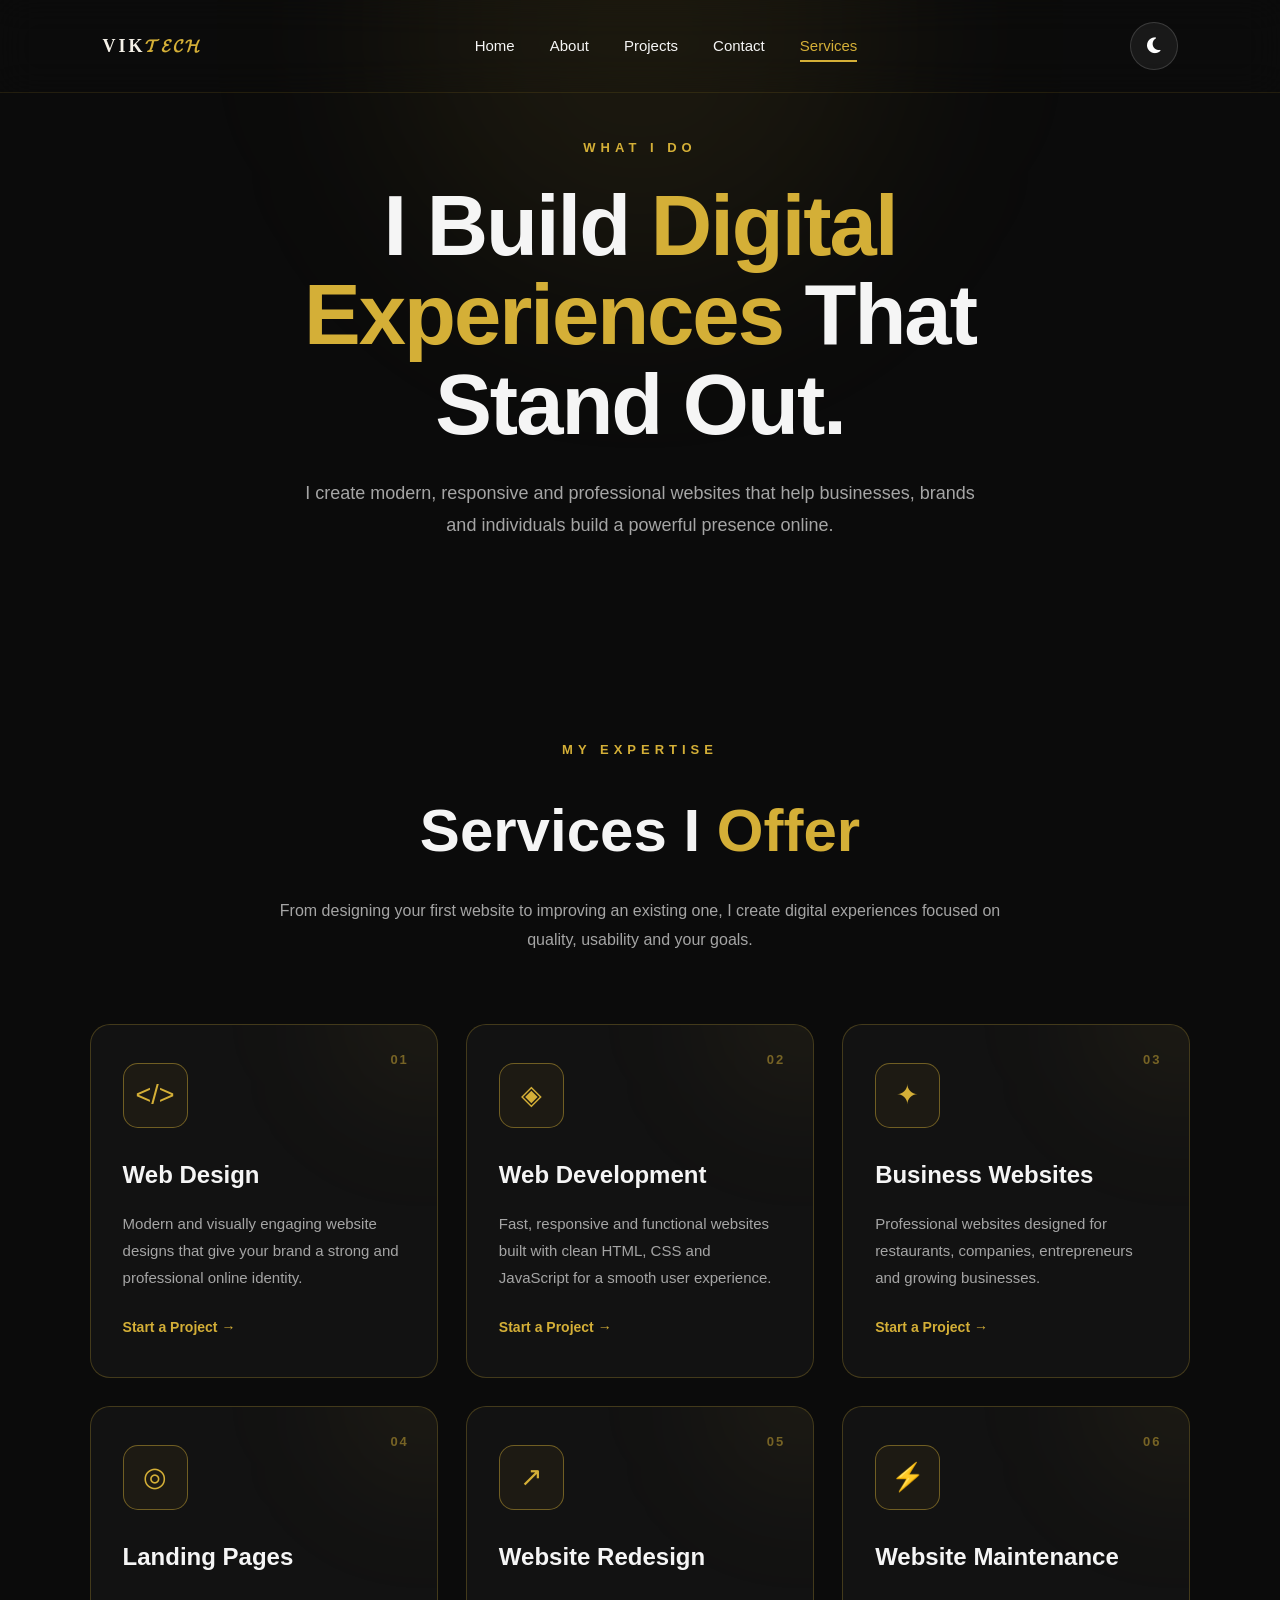
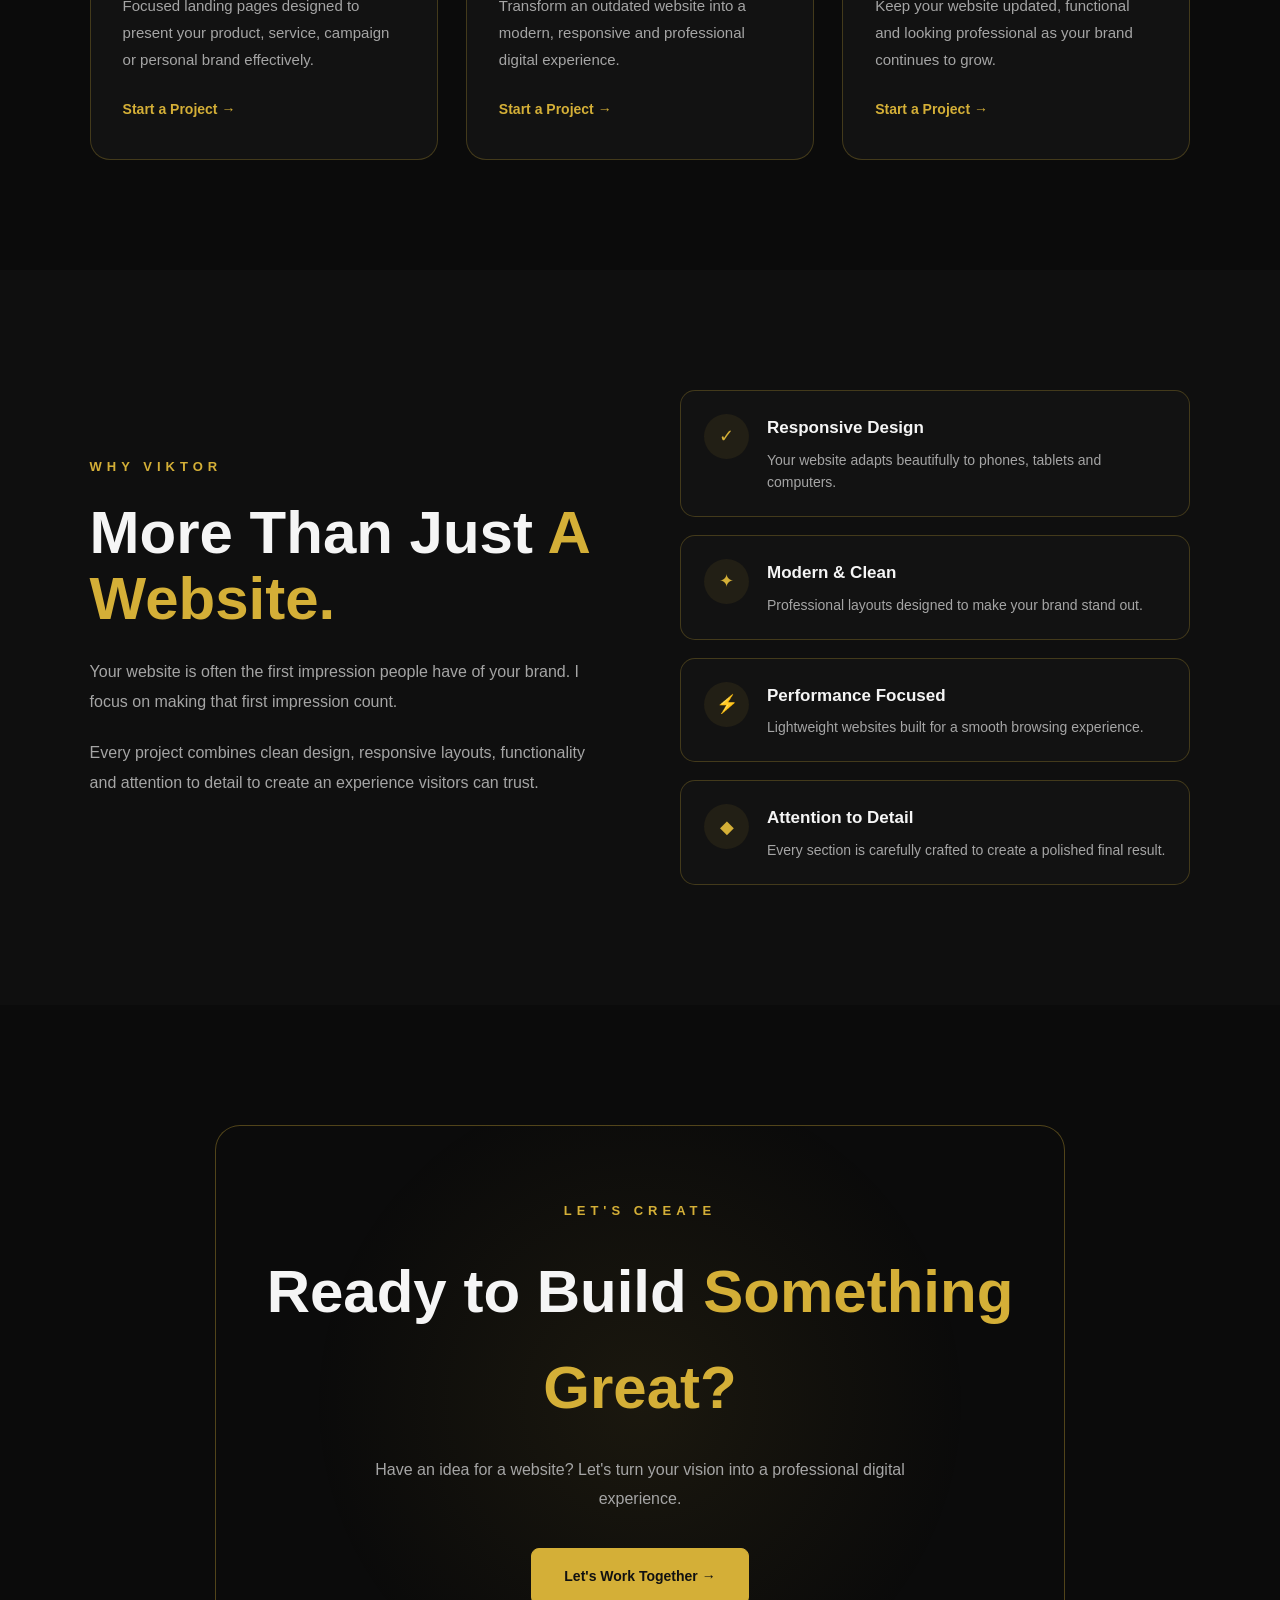
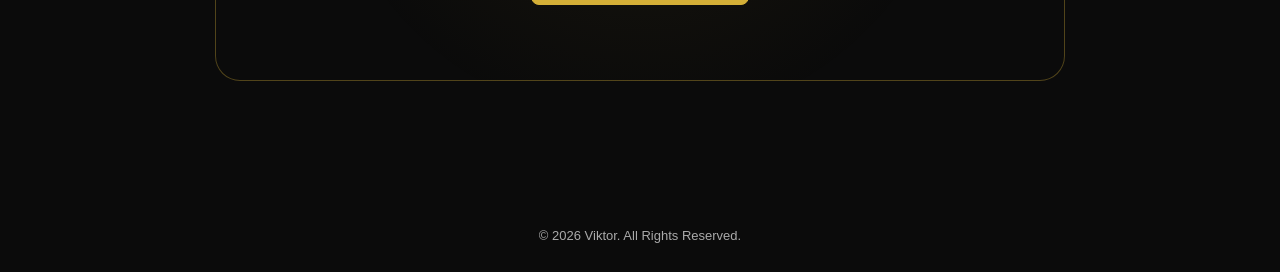
<file: service.html>
<!DOCTYPE html>
<html lang="en">
<head>
    <meta charset="UTF-8">
    <meta name="viewport" content="width=device-width, initial-scale=1.0">

    <meta
        name="description"
        content="Professional web design and development services by Viktor."
    >
<script async src="https://pagead2.googlesyndication.com/pagead/js/adsbygoogle.js?client=ca-pub-6563021663039413"
     crossorigin="anonymous"></script>
    <title>Services | Viktor</title>

    <link rel="stylesheet" href="style.css">
      <link rel="stylesheet" href="https://cdnjs.cloudflare.com/ajax/libs/font-awesome/6.5.2/css/all.min.css">
     
</head>

<body>

    <!-- NAVIGATION -->
    <header class="navbar">

        <a href="index.html" class="logo">
            𝓣𝓔𝓒𝓗
            <h1>VIK  </h1>
        </a>
        

        <button class="menu-btn">☰</button>

        <nav>
            <ul class="nav-links">

                <li>
                    <a href="index.html">Home</a>
                </li>

                <li>
                    <a href="about.html">About</a>
                </li>
 <li>
                    <a href="project.html">Projects</a>
                </li>

                <li>
                    <a href="contact.html">Contact</a>
                </li>
                <li>
                    <a href="service.html" class="active">Services</a>
                </li>

               

            </ul>
        </nav>

       <button id="theme-toggle" class="theme-toggle" aria-label="Toggle dark mode">
    <i class="fa-solid fa-moon"></i>
</button>

    </header>


    <!-- SERVICES HERO -->
    <main>

        <section class="services-hero">

            <div class="services-hero-content reveal">

                <div class="services-label">
                    WHAT I DO
                </div>

                <h1>
                    I Build
                    <span>Digital Experiences</span>
                    That Stand Out.
                </h1>

                <p>
                    I create modern, responsive and professional
                    websites that help businesses, brands and
                    individuals build a powerful presence online.
                </p>

            </div>

        </section>


        <!-- SERVICES -->
        <section class="services-section">

            <div class="services-container">

                <div class="services-heading reveal">

                    <div class="services-label">
                        MY EXPERTISE
                    </div>

                    <h2>
                        Services I <span>Offer</span>
                    </h2>

                    <p>
                        From designing your first website to
                        improving an existing one, I create
                        digital experiences focused on quality,
                        usability and your goals.
                    </p>

                </div>


                <div class="services-grid">


                    <!-- 01 -->
                    <article class="service-card reveal">

                        <div class="service-number">
                            01
                        </div>

                        <div class="service-icon">
                            &lt;/&gt;
                        </div>

                        <h3>Web Design</h3>

                        <p>
                            Modern and visually engaging website
                            designs that give your brand a strong
                            and professional online identity.
                        </p>

                        <a href="contact.html" class="service-link">
                            Start a Project →
                        </a>

                    </article>


                    <!-- 02 -->
                    <article class="service-card reveal">

                        <div class="service-number">
                            02
                        </div>

                        <div class="service-icon">
                            ◈
                        </div>

                        <h3>Web Development</h3>

                        <p>
                            Fast, responsive and functional websites
                            built with clean HTML, CSS and JavaScript
                            for a smooth user experience.
                        </p>

                        <a href="contact.html" class="service-link">
                            Start a Project →
                        </a>

                    </article>


                    <!-- 03 -->
                    <article class="service-card reveal">

                        <div class="service-number">
                            03
                        </div>

                        <div class="service-icon">
                            ✦
                        </div>

                        <h3>Business Websites</h3>

                        <p>
                            Professional websites designed for
                            restaurants, companies, entrepreneurs
                            and growing businesses.
                        </p>

                        <a href="contact.html" class="service-link">
                            Start a Project →
                        </a>

                    </article>


                    <!-- 04 -->
                    <article class="service-card reveal">

                        <div class="service-number">
                            04
                        </div>

                        <div class="service-icon">
                            ◎
                        </div>

                        <h3>Landing Pages</h3>

                        <p>
                            Focused landing pages designed to
                            present your product, service, campaign
                            or personal brand effectively.
                        </p>

                        <a href="contact.html" class="service-link">
                            Start a Project →
                        </a>

                    </article>


                    <!-- 05 -->
                    <article class="service-card reveal">

                        <div class="service-number">
                            05
                        </div>

                        <div class="service-icon">
                            ↗
                        </div>

                        <h3>Website Redesign</h3>

                        <p>
                            Transform an outdated website into a
                            modern, responsive and professional
                            digital experience.
                        </p>

                        <a href="contact.html" class="service-link">
                            Start a Project →
                        </a>

                    </article>


                    <!-- 06 -->
                    <article class="service-card reveal">

                        <div class="service-number">
                            06
                        </div>

                        <div class="service-icon">
                            ⚡
                        </div>

                        <h3>Website Maintenance</h3>

                        <p>
                            Keep your website updated, functional
                            and looking professional as your brand
                            continues to grow.
                        </p>

                        <a href="contact.html" class="service-link">
                            Start a Project →
                        </a>

                    </article>

                </div>

            </div>

        </section>


        <!-- WHY WORK WITH ME -->
        <section class="why-section">

            <div class="why-container">

                <div class="why-content reveal">

                    <div class="services-label">
                        WHY VIKTOR
                    </div>

                    <h2>
                        More Than Just
                        <span>A Website.</span>
                    </h2>

                    <p>
                        Your website is often the first impression
                        people have of your brand. I focus on making
                        that first impression count.
                    </p>

                    <p>
                        Every project combines clean design,
                        responsive layouts, functionality and
                        attention to detail to create an experience
                        visitors can trust.
                    </p>

                </div>


                <div class="features">

                    <div class="feature reveal">

                        <div class="feature-icon">✓</div>

                        <div>
                            <h4>Responsive Design</h4>

                            <p>
                                Your website adapts beautifully
                                to phones, tablets and computers.
                            </p>
                        </div>

                    </div>


                    <div class="feature reveal">

                        <div class="feature-icon">✦</div>

                        <div>
                            <h4>Modern & Clean</h4>

                            <p>
                                Professional layouts designed
                                to make your brand stand out.
                            </p>
                        </div>

                    </div>


                    <div class="feature reveal">

                        <div class="feature-icon">⚡</div>

                        <div>
                            <h4>Performance Focused</h4>

                            <p>
                                Lightweight websites built for
                                a smooth browsing experience.
                            </p>
                        </div>

                    </div>


                    <div class="feature reveal">

                        <div class="feature-icon">◆</div>

                        <div>
                            <h4>Attention to Detail</h4>

                            <p>
                                Every section is carefully crafted
                                to create a polished final result.
                            </p>
                        </div>

                    </div>

                </div>

            </div>

        </section>


        <!-- CALL TO ACTION -->
        <section class="services-cta">

            <div class="services-cta-container reveal">

                <div class="services-label">
                    LET'S CREATE
                </div>

                <h2>
                    Ready to Build
                    <span>Something Great?</span>
                </h2>

                <p>
                    Have an idea for a website? Let's turn your
                    vision into a professional digital experience.
                </p>

                <a
                    href="contact.html"
                    class="services-btn"
                >
                    Let's Work Together →
                </a>

            </div>

        </section>
<button id="backToTop" class="back-to-top" aria-label="Back to top">
    <i class="fa-solid fa-arrow-up"></i>
</button>
    </main>


    <!-- FOOTER -->
    <footer>

        <p>
            © <span id="year"></span> Viktor.
            All Rights Reserved.
        </p>

    </footer>


    <script src="script.js"></script>

</body>
</html>
</file>
<file: style.css>
/* =====================================================
   VIKTOR PORTFOLIO
   cOMPLETE LUXURY STYLE SHEET
   ===================================================== */

   
/* ================= GOOGLE FONTS ================= */

@import url('https://fonts.googleapis.com/css2?family=cinzel:wght@300;400;500;600;700&display=swap');


/* ================= VARIAiLES ================= */

:root {
    --black: #070707;
    --dark: #0d0d0d;
    --card: #121212;
    --card-light: #181818;

    --gold: #d4af37;
    --gold-light: #f0d875;

    --white: #f5f1e8;
    --gray: #a5a5a5;

    --border: rgba(212, 175, 55, 0.25);

    --transition: 0.35s ease;
}


/* ================= RESET ================= */

* {
    margin: 0;
    padding: 0;
    box-sizing: border-box;
}
/* =========================
   LUXURY THEME TOGGLE
========================= */
/* ========================================
   VIK TECH THEME TOGGLE
======================================== */

.theme-toggle {
    width: 48px;
    height: 48px;
    border: 1px solid rgba(255, 255, 255, 0.15);
    border-radius: 50%;
    background: rgba(255, 255, 255, 0.06);
    color: #ffffff;

    display: flex;
    align-items: center;
    justify-content: center;

    cursor: pointer;
    font-size: 18px;

    transition:
        background 0.3s ease,
        color 0.3s ease,
        border-color 0.3s ease,
        transform 0.3s ease,
        box-shadow 0.3s ease;

    outline: none;
}

.theme-toggle:hover {
    transform: rotate(15deg) scale(1.08);
    background: rgba(255, 255, 255, 0.12);
    border-color: #b8941f ;
    box-shadow: 0 8px 25px rgba(0, 0, 0, 0.25);
}

.theme-toggle i {
    transition: transform 0.4s ease;
}


/* ========================================
   LIGHT MODE
======================================== */

body.light-mode {
    background: #ffffff;
    color: #171717;
}


/* Main sections */

body.light-mode section {
    background: #f7f7f5;
}


/* Text */

body.light-mode h1,
body.light-mode h2,
body.light-mode h3,
body.light-mode h4,
body.light-mode p {
    color: #171717;
}


/* Navbar */

body.light-mode header,
body.light-mode .navbar {
    background: rgba(255, 255, 255, 0.95);
    color: #171717;
    border-bottom: 1px solid rgba(0, 0, 0, 0.08);
}


/* Navbar links */

body.light-mode .nav-links a {
    color: #171717;
}

body.light-mode .nav-links a:hover {
    color: #777;
}


/* Theme button in light mode */

body.light-mode .theme-toggle {
    background: #171717;
    color: #ffffff;
    border-color: #171717;
}

body.light-mode .theme-toggle:hover {
    background: #333;
    border-color: #b8941f;
}


/* Cards */

body.light-mode .project-card,
body.light-mode .service-card,
body.light-mode .card {
    background: #ffffff;
    color: #171717;
    border-color: rgba(0, 0, 0, 0.08);
}


/* Card text */

body.light-mode .project-card h3,
body.light-mode .service-card h3,
body.light-mode .card h3 {
    color: #171717;
}

body.light-mode .project-card p,
body.light-mode .service-card p,
body.light-mode .card p {
    color: #555;
}


/* Footer */

body.light-mode footer {
    background: #eeeeeb;
    color: #171717;
}

body.light-mode footer p,
body.light-mode footer span {
    color: #171717;
}


/* ========================================
   MOBILE
======================================== */

@media (max-width: 768px) {

    .theme-toggle {
        width: 42px;
        height: 42px;
        font-size: 16px;
    }

}

html {
    scroll-behavior: smooth;
}

body {
    font-family: 'Space Grotesk', sans-serif;
    background: var(--black);
    color: var(--white);
    line-height: 1.6;
    overflow-x: hidden;
}

a {
    text-decoration: none;
    color: inherit;
}

button {
    font-family: inherit;
}

img {
    max-width: 100%;
    display: block;
}


/* ================= NAVBAR ================= */

.navbar {
    position: fixed;
    top: 0;
    left: 0;

    width: 100%;

    padding: 22px 8%;

    display: flex;
    align-items: center;
    justify-content: space-between;

    z-index: 1000;

   

    backdrop-filter: blur(18px);

    border-bottom: 1px solid rgba(212, 175, 55, 0.12);
}
.logo {
    font-family: 'Playfair Display', serif;

    font-size: 18px;

    font-weight: 700;

    letter-spacing: 3px;

    color: var(--gold);
}


@media (max-width:600px){

.nav-links{
    background: #000;
}
.nav-links a{
    color: #fff !important;
}
.nav-links a:hover,
.nav-links a.active{
    color: #d4af37 !important;
    
}
}
.logo h1{
      font-family: 'Playfair Display', serif;

    font-size: 18px;
float: left;
    font-weight: 700;

    letter-spacing: 3px;

    color: var(--white);
}

/* =================================
   CONTACT FORM
================================= */

.contact-form-section {
    width: 100%;
    padding: 80px 20px;
    
}

.contact-form-container {
    width: 100%;
    max-width: 900px;
    margin: 0 auto;
    padding: 45px;
   
    border: 1px solid rgba(212, 175, 55, 0.25);
    border-radius: 25px;
    box-shadow: 0 20px 60px rgba(0, 0, 0, 0.4);
}

/* Heading */

.contact-form-heading {
    text-align: center;
    margin-bottom: 40px;
}

.contact-form-heading span {
    color: #d4af37;
    font-size: 0.8rem;
    font-weight: 600;
    letter-spacing: 4px;
}

.contact-form-heading h2 {
    margin: 12px 0;
   
    font-size: 2.4rem;
    font-family: "Playfair Display", serif;
}

.contact-form-heading p {
    max-width: 600px;
    margin: 0 auto;
    color:gray;
    line-height: 1.7;
}


/* Form */

#contact-form {
    width: 100%;
}


.form-row {
    display: grid;
    grid-template-columns: 1fr 1fr;
    gap: 20px;
}

.form-group {
    margin-bottom: 22px;
    color: white;

}


.form-group label {
    display: block;
    margin-bottom: 8px;
    color: #ddD;
    font-size: 0.9rem;
    
}

.form-group input,
.form-group textarea {
    width: 100%;
    box-sizing: border-box;
    padding: 15px 16px;
    border: 1px solid rgba(212, 175, 55, 0.25);
    border-radius: 10px;
    outline: none;
    color: white;
    font-family: inherit;
    font-size: 0.95rem;
    transition: 0.3s ease;
}
/* =========================================================
   VIK TECH — PREMIUM HOMEPAGE REDESIGN
========================================================= */

.home-page {
    --premium-bg: #08080c;
    --premium-card: #111119;
    --premium-text: #f5f3fa;
    --premium-muted: #a4a1b0;
    --premium-accent: #a855f7;
    --premium-accent2: #7c3aed;
    --premium-border: rgba(255,255,255,0.09);

    background: var(--premium-bg);
    color: var(--premium-text);
    font-family: "Space Grotesk", sans-serif;
    overflow-x: hidden;
}

/* GENERAL */

.home-page * {
    box-sizing: border-box;
}

.home-page a {
    text-decoration: none;
}

.home-page section {
    position: relative;
    padding: 110px 8%;
}

.home-page h1,
.home-page h2,
.home-page h3 {
    font-family: "Playfair Display", serif;
}

.home-page p {
    color: var(--premium-muted);
    line-height: 1.8;
}

/* =========================================================
   NAVBAR
========================================================= */

.home-page .navbar {
    position: sticky;
    top: 0;
    z-index: 1000;

    width: 100%;
    padding: 20px 8%;

    display: flex;
    align-items: center;
    justify-content: space-between;

    background: rgba(8,8,12,0.85);
    backdrop-filter: blur(20px);

    border-bottom: 1px solid rgba(255,255,255,0.06);
}

.home-page .logo {
    display: flex;
    align-items: center;
    gap: 8px;
    color: white;
}

.home-page .logo h1 {
    font-size: 24px;
    margin: 0;
    font-family: "Space Grotesk", sans-serif;
    font-weight: 700;
    letter-spacing: 2px;
}

.home-page .logo {
    font-size: 17px;
}

.home-page .nav-links {
    display: flex;
    align-items: center;
    gap: 35px;
    list-style: none;
    margin: 0;
    padding: 0;
}

.home-page .nav-links a {
    color: #bdb9c9;
    font-size: 14px;
    transition: 0.3s;
    position: relative;
}

.home-page .nav-links a:hover,
.home-page .nav-links a.active {
    color: #ffffff;
}

.home-page .nav-links a::after {
    content: "";
    position: absolute;
    left: 0;
    bottom: -7px;
    width: 0;
    height: 2px;
    background: var(--premium-accent);
    transition: 0.3s;
}

.home-page .nav-links a:hover::after,
.home-page .nav-links a.active::after {
    width: 100%;
}

.home-page .theme-toggle {
    width: 42px;
    height: 42px;

    display: flex;
    align-items: center;
    justify-content: center;

    border: 1px solid var(--premium-border);
    border-radius: 50%;

    background: #15151e;
    color: white;

    cursor: pointer;
    transition: 0.3s;
}

.home-page .theme-toggle:hover {
    background: var(--premium-accent2);
    transform: rotate(15deg);
}

.home-page .menu-btn {
    display: none;
}

/* =========================================================
   HERO
========================================================= */

.home-page .hero {
    min-height: 90vh;

    display: grid;
    grid-template-columns: 1.15fr 0.85fr;

    align-items: center;
    gap: 60px;

    padding-top: 100px;
    padding-bottom: 100px;

    position: relative;
    overflow: hidden;

    background:
        radial-gradient(
            circle at 75% 40%,
            rgba(124,58,237,0.16),
            transparent 35%
        ),
        #08080c;
}

.home-page .hero-glow {
    position: absolute;
    border-radius: 50%;
    filter: blur(120px);
    opacity: 0.25;
    pointer-events: none;
}

.home-page .glow-one {
    width: 300px;
    height: 300px;
    background: #9333ea;
    top: 10%;
    right: 10%;
}

.home-page .glow-two {
    width: 250px;
    height: 250px;
    background: #4c1d95;
    bottom: 5%;
    left: 5%;
}

.home-page .hero-content {
    position: relative;
    z-index: 2;
    max-width: 750px;
}

.home-page .hero-small {
    display: inline-flex;
    align-items: center;
    gap: 12px;

    font-size: 12px;
    letter-spacing: 4px;
    text-transform: uppercase;

    color: #c084fc;

    margin-bottom: 25px;
}

.home-page .hero-small::before {
    content: "";
    width: 35px;
    height: 1px;
    background: #c084fc;
}

.home-page .hero h1 {
    font-size: clamp(50px, 6.5vw, 90px);
    line-height: 1.1;
    font-weight: 600;
    letter-spacing: -3px;

    margin: 0 0 25px;
}

.home-page .hero h1 span {
    color: #c084fc;

    background: linear-gradient(
        135deg,
        #d8b4fe,
        #a855f7,
        #7c3aed
    );

    -webkit-background-clip: text;
    background-clip: text;
    -webkit-text-fill-color: transparent;
}

.home-page .hero-content > p {
    max-width: 560px;
    font-size: 17px;
    margin-bottom: 35px;
    color: #aaa6b8;
}

.home-page .btn-container {
    display: flex;
    flex-wrap: wrap;
    align-items: center;
    gap: 15px;
}

.home-page .btn {
    padding: 15px 28px;
    border-radius: 8px;

    font-size: 14px;
    font-weight: 600;

    display: inline-flex;
    align-items: center;
    justify-content: center;

    transition: 0.35s;
}

.home-page .btn-primary {
    background: linear-gradient(
        135deg,
        #a855f7,
        #7c3aed
    );

    color: white;

    box-shadow: 0 10px 30px rgba(124,58,237,0.25);
}

.home-page .btn-primary:hover {
    transform: translateY(-4px);
    box-shadow: 0 15px 40px rgba(124,58,237,0.4);
}

.home-page .btn-outline {
    color: white;
    border: 1px solid rgba(255,255,255,0.15);
    background: rgba(255,255,255,0.02);
}

.home-page .btn-outline:hover {
    border-color: #a855f7;
    background: rgba(168,85,247,0.08);
    transform: translateY(-3px);
}

/* SOCIAL LINKS */

.home-page .social-links {
    display: flex;
    gap: 12px;
    margin-left: 10px;
}

.home-page .social-links a {
    width: 42px;
    height: 42px;

    display: flex;
    align-items: center;
    justify-content: center;

    border: 1px solid rgba(255,255,255,0.1);
    border-radius: 50%;

    color: #d4d0df;
    background: rgba(255,255,255,0.03);

    transition: 0.3s;
}

.home-page .social-links a:hover {
    color: white;
    background: #7c3aed;
    transform: translateY(-5px);
}

/* HERO IMAGE */

.home-page .hero-image {
    position: relative;
    z-index: 2;

    display: flex;
    justify-content: center;
    align-items: center;
}

.home-page .hero-image::before {
    content: "";

    position: absolute;

    width: 85%;
    height: 85%;

    border-radius: 50%;

    background: rgba(124,58,237,0.2);
    filter: blur(80px);
}

.home-page .hero-image img {
    position: relative;

    width: 100%;
    max-width: 430px;

    height: 520px;
    object-fit: cover;

    border-radius: 20px;

    border: 1px solid rgba(255,255,255,0.1);

    box-shadow:
        0 25px 80px rgba(0,0,0,0.5),
        0 0 50px rgba(124,58,237,0.15);

    transition: 0.5s;
}

.home-page .hero-image img:hover {
    transform: translateY(-8px);
}

/* =========================================================
   SECTION TITLES
========================================================= */

.home-page .section-title {
    text-align: center;
    max-width: 750px;
    margin: 0 auto 60px;
}

.home-page .section-title small {
    color: #c084fc;
    text-transform: uppercase;
    letter-spacing: 4px;
    font-size: 12px;
}

.home-page .section-title h2 {
    font-size: clamp(35px, 4vw, 55px);
    margin: 20px 0;
    line-height: 1.2;
    letter-spacing: -1px;
}

.home-page .section-title p {
    max-width: 650px;
    margin: auto;
}

/* =========================================================
   SERVICES
========================================================= */

.home-page .card-grid {
    display: grid;
    grid-template-columns: repeat(3, 1fr);
    gap: 25px;
}

.home-page .card,
.home-page .card1 {
    padding: 40px 30px;

    background:
        linear-gradient(
            145deg,
            rgba(255,255,255,0.04),
            rgba(255,255,255,0.01)
        );

    border: 1px solid rgba(255,255,255,0.08);
    border-radius: 18px;

    transition: 0.4s;
    position: relative;
    overflow: hidden;
}

.home-page .card::before,
.home-page .card1::before {
    content: "";

    position: absolute;
    width: 100%;
    height: 2px;
    left: 0;
    top: 0;

    background: linear-gradient(
        90deg,
        transparent,
        #a855f7,
        transparent
    );

    opacity: 0;
    transition: 0.4s;
}

.home-page .card:hover::before,
.home-page .card1:hover::before {
    opacity: 1;
}

.home-page .card:hover,
.home-page .card1:hover {
    transform: translateY(-10px);
    border-color: rgba(168,85,247,0.4);

    background: #12121b;

    box-shadow: 0 20px 50px rgba(0,0,0,0.2);
}

.home-page .card-icon {
    width: 60px;
    height: 60px;

    display: flex;
    align-items: center;
    justify-content: center;

    border-radius: 15px;

    background: rgba(168,85,247,0.12);
    color: #c084fc;

    font-size: 23px;
    margin-bottom: 25px;

    border: 1px solid rgba(168,85,247,0.15);
}

.home-page .card h3,
.home-page .card1 h3 {
    font-size: 23px;
    margin: 0 0 15px;
}

.home-page .card p,
.home-page .card1 p {
    font-size: 14px;
}

/* =========================================================
   ABOUT PREVIEW
========================================================= */

.home-page .about-preview {
    display: grid;
    grid-template-columns: 1fr 1fr;

    align-items: center;
    gap: 70px;

    padding: 50px;

    border: 1px solid rgba(255,255,255,0.07);
    border-radius: 25px;

    background:
        radial-gradient(
            circle at left,
            rgba(124,58,237,0.08),
            transparent 50%
        ),
        #0d0d14;
}

.home-page .about-preview img {
    width: 100%;
    max-width: 500px;

    height: 450px;
    object-fit: cover;

    border-radius: 18px;

    border: 1px solid rgba(255,255,255,0.08);
}

.home-page .about-content h2 {
    font-size: clamp(38px, 4vw, 60px);
    line-height: 1.2;
    margin-bottom: 25px;
}

.home-page .about-content h2 span {
    color: #c084fc;
}

.home-page .about-content p {
    margin-bottom: 20px;
}

/* =========================================================
   SKILLS
========================================================= */

.home-page .skill {
    max-width: 800px;
    margin: 30px auto;
}

.home-page .skill-header {
    display: flex;
    align-items: center;
    justify-content: space-between;

    margin-bottom: 12px;
}

.home-page .skill-header span:first-child {
    font-weight: 500;
    color: #e8e5f0;
}

.home-page .skill-header span:last-child {
    color: #c084fc;
}

.home-page .skill-bar {
    width: 100%;
    height: 8px;

    border-radius: 20px;
    overflow: hidden;

    background: #1b1b26;
}

.home-page .skill-progress {
    width: 0;

    height: 100%;

    border-radius: 20px;

    background: linear-gradient(
        90deg,
        #7c3aed,
        #c084fc
    );

    box-shadow: 0 0 15px rgba(168,85,247,0.3);

    transition: width 1.5s ease;
}

/* =========================================================
   CTA
========================================================= */

.home-page section:last-of-type .section-title {
    padding: 70px 30px;

    border: 1px solid rgba(168,85,247,0.2);
    border-radius: 25px;

    background:
        radial-gradient(
            circle at center,
            rgba(124,58,237,0.18),
            transparent 70%
        ),
        #101018;
}

.home-page section:last-of-type .section-title h2 {
    font-size: clamp(35px, 5vw, 60px);
}

/* =========================================================
   FOOTER
========================================================= */

.home-page footer {
    padding: 35px 8%;

    text-align: center;

    border-top: 1px solid rgba(255,255,255,0.07);

    background: #08080c;
}

.home-page footer p {
    font-size: 13px;
    margin: 0;
}

/* =========================================================
   BACK TO TOP
========================================================= */

.home-page .back-to-top {
    width: 48px;
    height: 48px;

    position: fixed;
    bottom: 25px;
    right: 25px;

    z-index: 999;

    border: none;
    border-radius: 50%;

    background: linear-gradient(
        135deg,
        #a855f7,
        #7c3aed
    );

    color: white;

    cursor: pointer;

    box-shadow: 0 10px 30px rgba(124,58,237,0.3);

    transition: 0.3s;
}

.home-page .back-to-top:hover {
    transform: translateY(-5px);
}

/* =========================================================
   LIGHT MODE
========================================================= */

.home-page.light-mode {
    --premium-bg: #f8f7fc;
    --premium-text: #181321;
    --premium-muted: #686174;
    --premium-border: rgba(0,0,0,0.1);

    background: var(--premium-bg);
    color: var(--premium-text);
}

.home-page.light-mode .navbar {
    background: rgba(248,247,252,0.9);
    border-bottom: 1px solid rgba(0,0,0,0.08);
}

.home-page.light-mode .logo,
.home-page.light-mode .nav-links a {
    color: #181321;
}

.home-page.light-mode .hero {
    background:
        radial-gradient(
            circle at 75% 40%,
            rgba(124,58,237,0.12),
            transparent 35%
        ),
        #f8f7fc;
}

.home-page.light-mode .hero-content > p {
    color: #686174;
}

.home-page.light-mode .hero h1 {
    color: #181321;
}

.home-page.light-mode .btn-outline {
    color: #181321;
    border-color: rgba(0,0,0,0.15);
}

.home-page.light-mode .social-links a {
    color: #181321;
    border-color: rgba(0,0,0,0.1);
}

.home-page.light-mode .card,
.home-page.light-mode .card1 {
    background: #ffffff;
    border-color: rgba(0,0,0,0.08);
}

.home-page.light-mode .card h3,
.home-page.light-mode .card1 h3 {
    color: #181321;
}

.home-page.light-mode .about-preview {
    background: #ffffff;
    border-color: rgba(0,0,0,0.08);
}

.home-page.light-mode .about-content h2 {
    color: #181321;
}

.home-page.light-mode .skill-header span:first-child {
    color: #181321;
}

.home-page.light-mode .skill-bar {
    background: #e5e1ed;
}

.home-page.light-mode section:last-of-type .section-title {
    background: #ffffff;
    border-color: rgba(124,58,237,0.2);
}

.home-page.light-mode footer {
    background: #f8f7fc;
    border-color: rgba(0,0,0,0.08);
}

/* =========================================================
   RESPONSIVE DESIGN
========================================================= */

@media (max-width: 1000px) {

    .home-page .hero {
        grid-template-columns: 1fr 1fr;
        gap: 35px;
    }

    .home-page .hero h1 {
        font-size: 65px;
    }

    .home-page .hero-image img {
        height: 450px;
    }

    .home-page .card-grid {
        grid-template-columns: repeat(2, 1fr);
    }

    .home-page .about-preview {
        gap: 40px;
        padding: 35px;
    }
}

/* TABLET AND MOBILE NAVIGATION */

@media (max-width: 768px) {

    .home-page .navbar {
        padding: 18px 6%;
    }

    .home-page .menu-btn {
        display: block;

        border: none;
        background: transparent;

        color: inherit;
        font-size: 25px;

        cursor: pointer;
    }

    .home-page .navbar nav {
        position: absolute;

        top: 100%;
        left: 0;

        width: 100%;

        background: rgba(10,10,15,0.98);
        backdrop-filter: blur(20px);

        border-bottom: 1px solid rgba(255,255,255,0.08);

        display: none;
    }

    .home-page .navbar nav.active {
        display: block;
    }

    .home-page .nav-links {
        flex-direction: column;
        align-items: flex-start;

        gap: 25px;

        padding: 30px 6%;
    }

    .home-page .theme-toggle {
        margin-left: auto;
        margin-right: 15px;
    }

    .home-page .hero {
        grid-template-columns: 1fr;

        text-align: center;

        padding: 100px 6% 70px;

        min-height: auto;
    }

    .home-page .hero-content {
        margin: auto;
    }

    .home-page .hero-small {
        justify-content: center;
    }

    .home-page .hero h1 {
        font-size: clamp(48px, 10vw, 75px);
        letter-spacing: -2px;
    }

    .home-page .hero-content > p {
        margin-left: auto;
        margin-right: auto;
    }

    .home-page .btn-container {
        justify-content: center;
    }

    .home-page .social-links {
        width: 100%;
        justify-content: center;
        margin: 20px 0 0;
    }

    .home-page .hero-image img {
        max-width: 350px;
        height: 420px;
    }

    .home-page section {
        padding: 80px 6%;
    }

    .home-page .card-grid {
        grid-template-columns: 1fr;
    }

    .home-page .about-preview {
        grid-template-columns: 1fr;
        padding: 25px;
    }

    .home-page .about-preview img {
        height: 350px;
    }

    .home-page .about-content {
        text-align: center;
    }

    .home-page .about-content .btn {
        margin-top: 10px;
    }

    .home-page .section-title {
        margin-bottom: 40px;
    }
}

/* SMALL MOBILE */

@media (max-width: 480px) {

    .home-page .logo h1 {
        font-size: 20px;
    }

    .home-page .hero {
        padding-top: 75px;
    }

    .home-page .hero h1 {
        font-size: 48px;
    }

    .home-page .hero-content > p {
        font-size: 15px;
    }

    .home-page .btn-container {
        flex-direction: column;
        width: 100%;
    }

    .home-page .btn-container .btn {
        width: 100%;
    }

    .home-page .social-links {
        gap: 10px;
    }

    .home-page .hero-image img {
        max-width: 100%;
        height: 360px;
    }

    .home-page section {
        padding: 65px 5%;
    }

    .home-page .section-title h2 {
        font-size: 36px;
    }

    .home-page .card,
    .home-page .card1 {
        padding: 30px 25px;
    }

    .home-page .about-preview {
        padding: 20px;
    }

    .home-page .about-preview img {
        height: 300px;
    }
}

.form-group textarea {
    resize: vertical;
    min-height: 160px;
    color: white  !important;
    
    
}
body.light-mode .form-group textarea{
    color: #000 !important;
}

.form-group input::placeholder,
.form-group textarea::placeholder {
    color:#666;

}

.form-group input:focus,
.form-group textarea:focus {
    border-color: #d4af37;
    box-shadow: 0 0 0 2px rgba(212, 175, 55, 0.08);
   color: white;
}
.form-group input,
.form-group textarea{
    color: white;
}

/* Send button */

.send-btn {
    width: 100%;
    padding: 16px 25px;
    border: none;
    border-radius: 10px;
    background: #d4af37;
    color: #080808;
    font-size: 1rem;
    font-weight: 700;
    cursor: pointer;
    transition: 0.3s ease;
}

.send-btn i {
    margin-right: 8px;
    font-size: 1.1rem;
}

.send-btn:hover {
    background: #fff;
    transform: translateY(-2px);
}


/* =================================
   MOBILE
================================= */

@media (max-width: 600px) {

    .contact-form-section {
        padding: 50px 15px;
    }

    .contact-form-container {
        padding: 28px 20px;
        border-radius: 18px;
    }

    .contact-form-heading h2 {
        font-size: 1.9rem;
    }

    .form-row {
        grid-template-columns: 1fr;
        gap: 0;
    }

    .form-group input,
    .form-group textarea {
        font-size: 16px;
    }

    .send-btn {
        padding: 15px;

    }

}
.nav-links{
    display: flex;
    gap: 35px;
    text-decoration: none;
    list-style: none;
}
.nav-links a {
    position: relative;

    font-size: 15px;

    text-decoration: none;

    transition: var(--transition);

}
.nav-links a:hover,
.nav-links a.active {
    color: var(--gold);
}

.nav-links a::after {
    content: "";

    position: absolute;

    left: 0;
    bottom: -8px;

    width: 0;
    height: 2px;

    background: var(--gold);

    transition: var(--transition);
}

.nav-links a:hover::after,
.nav-links a.active::after {
    width: 100%;
}


/* ================= HERO ================= */

.hero {
    position: relative;

    min-height: 100vh;

   

    display: flex;

    align-items: center;

    justify-content: space-between;

    gap: 70px;
 padding: 160px 8% 100px;
    overflow: hidden;

    perspective: 1200px;
  
}

.hero::after {
    content: "";

    position: absolute;

    width: 500px;
    height: 500px;

    right: -200px;
    top: 15%;

    border-radius: 50%;

    background: rgba(212, 175, 55, 0.07);

    filter: blur(100px);

    pointer-events: none;
   
}

.hero-content {
    position: relative;

    z-index: 5;

    max-width: 680px;

    animation: heroText 1s ease forwards;
}
.hero-content2{
      position: relative;

    z-index: 5;

    max-width: 680px;

    animation: heroText 1s ease forwards;
    
}
.hero-small {
    color: var(--gold);

    font-size: 13px;

    text-transform: uppercase;

    letter-spacing: 5px;

    margin-bottom: 22px;
}

.hero h1 {
    font-family: 'Playfair Display', serif;

    font-size: clamp(50px, 10vw, 90px);

    line-height: 0.95;

    margin-bottom: 20px;
    
}

.hero h1 span {
    color: var(--gold);
    
  
}

.hero p {
    max-width: 590px;

    color: var(--gray);

    font-size: 18px;
    margin-bottom: 0px;


}





/* ================= HERO IMAGE ================= */

.hero-image {
    position: relative;

    width: min(420px, 90vw);

    z-index: 5;

    animation: heroImage 1.2s ease forwards;

    transform-style: preserve-3d;
}

.hero-image::before {
    content: "";

    position: absolute;

    inset: -16px;

    border: 1px solid var(--gold);

    transform: rotate(6deg);

    z-index: -1;

    opacity: 0.7;
}

.hero-image::after {
    content: "";

    position: absolute;

    inset: -30px;

    border: 1px solid rgba(212, 175, 55, 0.12);

    transform: rotate(-4deg);

    z-index: -2;
}

.hero-image img {
    width: 100%;

    aspect-ratio: 4 / 5;

    object-fit: cover;

    border-radius: 8px;

    border: 1px solid rgba(212, 175, 55, 0.3);
    
    box-shadow:
        0 10px 10px rgba(0, 0, 0, 0.7),
        0 0 10px rgba(212, 175, 55, 0.08);
}








/* ================= BUTTONS ================= */

.btn-container {
    display: flex;

    gap: 18px;

    flex-wrap: wrap;
}

.btn {
    display: inline-flex;

    align-items: center;

    justify-content: center;

    padding: 15px 30px;

    border-radius: 5px;

    font-size: 14px;

    font-weight: 600;

    transition: var(--transition);
}

.btn-primary {
    background: var(--gold);
      font-family: 'Playfair Display', serif;

    color: #080808;
}

.btn-primary:hover {
    background: var(--gold-light);

    transform: translateY(-5px);

    box-shadow:
        0 15px 35px rgba(212, 175, 55, 0.25);
}

.btn-outline {
    border: 1px solid var(--gold);

    color: var(--gold);

    background: transparent;
}

.btn-outline:hover {
    background: var(--gold);

    color: #080808;

    transform: translateY(-5px);
}


/* ================= HERO GLOW ================= */

.hero-glow {
    position: absolute;

    border-radius: 50%;

    pointer-events: none;

    filter: blur(80px);

    z-index: 0;
}

.glow-one {
    width: 300px;
    height: 300px;

    background: rgba(212, 175, 55, 0.1);

    top: 15%;
    left: 5%;

    animation: glowMove 7s ease-in-out infinite;
}

.glow-two {
    width: 250px;
    height: 250px;

    background: rgba(212, 175, 55, 0.08);

    right: 25%;
    bottom: 10%;

    animation: glowMove 8s ease-in-out infinite reverse;
}


/* ================= FLOATING SHAPES ================= */

.floating-shape {
    position: absolute;

    border: 1px solid rgba(212, 175, 55, 0.25);

    pointer-events: none;

    z-index: 1;
}

.shape-one {
    width: 90px;
    height: 90px;

    right: 8%;
    top: 20%;

    transform: rotate(45deg);

    animation: floatShape 6s ease-in-out infinite;
}

.shape-two {
    width: 45px;
    height: 45px;

    left: 12%;
    bottom: 15%;

    border-radius: 50%;

    animation: floatShape 5s ease-in-out infinite reverse;
}


/* ================= SECTIONS ================= */

section {
    padding: 110px 8%;
}

.section-title {
    text-align: center;

    margin-bottom: 65px;
}

.section-title small {
    color: var(--gold);

    text-transform: uppercase;

    letter-spacing: 4px;

    font-size: 12px;
}

.section-title h2 {
    font-family: 'Playfair Display', serif;

    font-size: clamp(40px, 5vw, 65px);

    line-height: 1.1;

    margin-top: 12px;
}

.section-title p {
    max-width: 650px;

    margin: 18px auto 0;
  font-family: 'Playfair Display', serif;
font-size: 20;

    color: var(--gray);
}
.card-grid {
    display: grid;
    grid-template-columns: repeat(3, 1fr);
    gap: 25px;
    width: 100%;
}

/* Cards */
.card-grid .card1,
.card-grid .card {
    width: 100%;
    padding: 30px;
    border-radius: 20px;
    background: #111;
    border: 1px solid rgba(212, 175, 55, 0.25);
    text-align: left;
    transition: 0.3s ease;
}

/* Icons */
.card-icon {
    width: 60px;
    height: 60px;
    display: flex;
    align-items: center;
    justify-content: center;
    border-radius: 15px;
    background: #d4af37;
    color: #000;
    font-size: 20px;
    margin-bottom: 22px;
}

/* Heading */
.card-grid h3 {
    color:#fff ;
    font-size: 1.9rem;
    margin-bottom: 12px;
}

/* Write-up */
.card-grid p {
    color: #aaa;
    line-height: 1.7;
    font-size: 0.95rem;
}

/* Hover */
.card-grid .card1:hover,
.card-grid .card:hover {
    transform: translateY(-8px);
    border-color: #d4af37;
    box-shadow: 0 15px 35px rgba(212, 175, 55, 0.12);
}


/* =========================
   MOBILE
========================= */

@media (max-width: 600px) {

    .card-grid {
        grid-template-columns: 1fr;
        width: 100%;
        gap: 20px;
    }

    .card-grid .card1,
    .card-grid .card {
        width: 100%;
        box-sizing: border-box;
        padding: 25px;
    }
   

}


.hero-content2  h3 {
    color: var(--gray);
 font-family: 'poppins', sans-serif;
 margin-top: 20px;
 font-weight: lighter;

    
}
/* ================= SKILLS ================= */

.skill {
    max-width: 900px;

    margin: 0 auto 30px;
}

.skill-header {
    display: flex;

    justify-content: space-between;
  font-family: 'inherit';
    margin-bottom: 9px;
}

.skill-header span:last-child {
    color: var(--gold);
}

.skill-bar {
    width: 100%;

    height: 7px;

    background: #202020;

    border-radius: 20px;

    overflow: hidden;
}

.skill-progress {
    width: 0;

    height: 100%;

    background:
        linear-gradient(
            90deg,
            var(--gold),
            var(--gold-light)
        );

    border-radius: 20px;

    transition: width 1.5s ease;
}
.project-image {
    width: 100%;
    height: 280px;
    overflow: hidden;
    border-radius: 15px;
}

.project-image img {
    width: 100%;
    height: 100%;
    object-fit: cover;
  display: block;
}

/* ================= PROJECTS ================= */

.projects-grid {
    display: grid;

    grid-template-columns: repeat(2, 1fr);

    gap: 30px;
}

.project-card {
    overflow: hidden;

    background: var(--card);

    border: 1px solid var(--border);

    border-radius: 12px;
    width: 100%;
    transition: 0.35s ease;

    transform-style: preserve-3d;
    box-sizing: border-box;
}
@media (max-width: 600px) {

    .projects-grid {
        grid-template-columns: 1fr;
        width: 100%;
        gap: 20px;
    }

    .project-card {
        width: 100%;
        box-sizing: border-box;
        padding: 25px;
    }
   

}

.project-card:hover {
    border-color: var(--gold);

    box-shadow:
        0 25px 60px rgba(0,0,0,0.45);
}

.project-card img {
    width: 100%;
display: block;
    height: auto;

    object-fit: cover;
max-width: 100%;
    transition: 0.5s ease;
}

.project-card:hover img {
    transform: scale(1.07);
}

.project-info {
    padding: 28px;
}

.project-info h3 {
    font-family: 'Playfair Display', serif;

    font-size: 28px;

    margin-bottom: 8px;
}

.project-info p {
    color: var(--gray);
}


/* ================= CONTACT ================= */

.contact-container {
    width: 100%;

    max-width: 850px;

    margin: auto;
}

.contact-form {
    display: grid;

    gap: 22px;
}

.form-group {
    display: grid;

    gap: 8px;
}

.form-group label {
    color: var(--gold);

    font-size: 14px;
}
/* Contact form fields - dark mode */
.contact-form input,
.contact-form textarea {
  width: 100%;
  background: transparent;

  border: none;
  border-bottom: 1px solid #333;
  outline: none;
  padding: 16px 14px;
  font-family: inherit;
  font-size: 15px;
  transition: 0.3s ease;
}

/* Message textarea specifically */
.contact-form textarea {
  min-height: 200px;
  resize: vertical;
  background: #151515;
  border: 1px solid #333;
  border-radius: 10px;
  padding: 18px;
  
}









.form-group input,
.form-group textarea {
    width: 100%;

    padding: 16px 18px;

background-color: #101011;


    border: 1px solid #303030;

    border-radius: 6px;

    outline: none;

    font-family: inherit;

    transition: var(--transition);

}

body.light-mode .form-group input,.form-group textarea {
   background-color: white;
    border: 1px solid gray;
    color: black;
    }
body.light-mode .form-group textarea{
   background-color: white;
    border: 1px solid gray;
    color: black;
    
    }

body.light-mode .card1{
    background-color: white;
}
.form-group textarea {
    min-height: 180px;
    background-color:#151515 ;
    resize: vertical;
}

.form-group input:focus,
.form-group textarea:focus {
    border-color: var(--gold);

    box-shadow:
        0 0 20px rgba(212,175,55,0.08);
}


/* ================= FORM MESSAGE ================= */

.form-message {
    padding: 15px;

    border-radius: 6px;
    transition: 0.4s ease;
}

.form-message.success {
    border: 1px solid #4caf50;
}

.form-message.error {
    border: 1px solid #e74c3c;
}

.form-message.hide {
    opacity: 0;
}






/* ================= BACK TO TOP ================= */

/* =========================
   BACK TO TOP BUTTON
========================= */

.back-to-top {
    position: fixed;
    right: 25px;
    bottom: 25px;

    width: 52px;
    height: 52px;

    display: flex;
    align-items: center;
    justify-content: center;

    border: 1px solid rgba(212, 175, 55, 0.7);
    border-radius: 50%;

    background: rgba(10, 10, 10, 0.9);
    color: #d4af37;

    font-size: 17px;

    cursor: pointer;

    opacity: 0;
    visibility: hidden;

    transform: translateY(15px);

    transition: all 0.3s ease;

    z-index: 9999;
}

.back-to-top.show {
    opacity: 1;
    visibility: visible;
    transform: translateY(0);
}

.back-to-top:hover {
    background: #d4af37;
    color: #111;
    border-color: #d4af37;
    transform: translateY(-4px);
    box-shadow: 0 8px 25px rgba(212, 175, 55, 0.25);
}

.back-to-top i {
    transition: transform 0.3s ease;
}

.back-to-top:hover i {
    transform: translateY(-2px);
}


/* MOBILE */

@media (max-width: 600px) {

    .back-to-top {
        width: 46px;
        height: 46px;
        right: 18px;
        bottom: 18px;
        font-size: 15px;
    }

}

/* ================= SCROLL REVEAL ================= */

.reveal {
    opacity: 0;

    transform: translateY(40px);

    transition:
        opacity 0.8s ease,
        transform 0.8s ease;
}

.reveal-visible {
    opacity: 1;

    transform: translateY(0);
}


/* ================= ANIMATIONS ================= */

@keyframes heroText {

    from {
        opacity: 0;

        transform: translateY(35px);
    }

    to {
        opacity: 1;

        transform: translateY(0);
    }

}

@keyframes heroImage {

    from {
        opacity: 0;

        transform:
            translateY(35px)
            rotateY(12deg);
    }

    to {
        opacity: 1;

        transform:
            translateY(0)
            rotateY(0);
    }

}

@keyframes floatShape {

    0% {
        transform:
            translateY(0)
            rotate(45deg);
    }

    50% {
        transform:
            translateY(-25px)
            rotate(90deg);
    }

    100% {
        transform:
            translateY(0)
            rotate(45deg);
    }

}

@keyframes glowMove {

    0% {
        transform: translate(0, 0);
    }

    50% {
        transform: translate(30px, -25px);
    }

    100% {
        transform: translate(0, 0);
    }

}


/* ================= MOBILE MENU ================= */

.menu-btn {
    display: none;

    background: transparent;

    border: none;

    color: var(--gold);

    font-size: 28px;

    cursor: pointer;
}


/* ================= TABLET ================= */

@media (max-width: 900px) {

    .hero {
        flex-direction: column;

        text-align: center;

        padding-top: 150px;
    }

    .hero-content {
        max-width: 720px;
    }

    .hero p {
        margin-left: auto;

        margin-right: auto;
    }

    .container {
        justify-content: center;
    }

    
}


/* ================= PHONE ================= */

@media (max-width: 600px) {

    section {
        padding: 80px 6%;
    }

    .navbar {
        padding: 18px 6%;
        
    }

    .logo {
        font-size: 20px;
    }

.logo h1{
    font-size: 20px;
}
    /* MOBILE NAV */

    .menu-btn {
        display: block;
    }

    .nav-links {
        position: absolute;

        top: 100%;

        right: 6%;

        width: 220px;

        padding: 15px;

        display: flex;

        flex-direction: column;

        align-items: stretch;

        gap: 0;

        background: rgba(13,13,13,0.98);

        border: 1px solid var(--border);

        border-radius: 10px;

        opacity: 0;

        visibility: hidden;

        transform: translateY(-10px);

        transition: 0.3s ease;
    }

    .nav-links.show {
        opacity: 1;

        visibility: visible;

        transform: translateY(0);
    }

    .nav-links li {
        width: 100%;
    }

    .nav-links a {
        display: block;

        padding: 14px 10px;

        font-size: 14px;
    }


    /* HERO */

   
}
/* =====================================
   HOME HERO - MOBILE RESPONSIVE
===================================== */

@media (max-width: 600px) {

  .hero {
    width: 100%;
    min-height: auto;
    padding: 100px 20px 60px;
    display: flex;
    flex-direction: column;
    align-items: center;
    justify-content: center;
    text-align: center;
    gap: 45px;
    overflow: hidden;
  }
 
  /* Hero text */
  .hero-content {
    width: 100%;
    max-width: 500px;
    display: flex;
    flex-direction: column;
    align-items: center;
    margin: 0;
    padding: 0;
  }

  .hero-small {
    font-size: 13px;
    margin-bottom: 15px;
  }

  .hero-content h1 {
    font-size: clamp(40px, 11vw, 52px);
    line-height: 1.08;
    margin: 0 0 20px;
  }

  .hero-content p {
    width: 100%;
    max-width: 420px;
    font-size: 15px;
    line-height: 1.7;
    margin: 0 auto 25px;
  }

  /* Buttons */
  .btn-container {
    width: 100%;
    display: flex;
    flex-direction: column;
    align-items: center;
    gap: 12px;
  }

  .btn {
    width: 100%;
    max-width: 280px;
    text-align: center;
    box-sizing: border-box;
  }

  /* Social icons */
  .social-links {
    display: flex;
    justify-content: center;
    align-items: center;
    flex-wrap: wrap;
    gap: 12px;
    margin-top: 8px;
      
  }

  .social-links a {
    width: 40px;
    height: 40px;
    display: flex;
    align-items: center;
    justify-content: center;
  }

  /* Hero image */
  .hero-image {
    width: 100%;
    max-width: 380px;
    display: flex;
    justify-content: center;
    margin: 0 auto;
  }

  .hero-image img {
    width: 100%;
    max-width: 330px;
    height: auto;
    display: block;
    object-fit: contain;
  }

  /* Decorative elements */
  .hero-glow {
    pointer-events: none;
  }

  .floating-shape {
    pointer-events: none;
  }
}


/* Smaller phones */
@media (max-width: 480px) {

  .hero {
    padding: 90px 18px 50px;
    gap: 35px;
  }

  .hero-content h1 {
    font-size: 39px;
  }

  .hero-content p {
    font-size: 14px;
    line-height: 1.65;
  }

  .hero-image {
    max-width: 320px;
  }

  .hero-image img {
    max-width: 290px;
  }

  .social-links a {
    width: 38px;
    height: 38px;
    font-size: 14px;
  }
}
/* ================= SMALL PHONE ================= */

@media (max-width: 400px) {

    .hero h1 {
        font-size: 45px;
    }

    .hero-image {
        width: 85%;
    }

    .btn-container {
        flex-direction: column;

        width: 100%;
    }

    .btn {
        width: 100%;
    }
    }

body.light-mode .navbar {
    background:  #f7f5ef    ;
}

body.light-mode .nav-links a {
    color: #222;
}

body.light-mode .card,
body.light-mode .project-card {
    background: #ffff;
}
body.light-mode  .about-hero-label h1 {
    color: #222;
}



/* =========================
   DRAGON CURSOR
========================= */
  /* =========================
           SERVICES HERO
        ========================= */


.social-links {
    display: flex;
    gap: 15px;
    margin-top: 15px;
  
    
}

.social-links a {
    width: 31px;
    height: 31px;
    display: flex;
    align-items: center;
    justify-content: center;

    color: black;
    border: 1px solid #d4af37;
    border-radius: 40%;

    text-decoration: none;
    font-size: 15px;
background-color: white;
    transition: 0.3s ease;
    
    border-radius: 50%;

  

}
.fa-instagram{
    color: black;
     

    

}
.fa-facebook-f{
    color: black;
}
.fa-whatsapp{
    color: black;
    
}
.fa-tiktok{
    color: white;
    
}
.social-links a:hover {
    background: #d4af37;
    color: black;

    box-shadow: 0 5px 20px rgba(212, 175, 55, 0.4);
}

.social-links a:hover {
    background: #d4af37;

    box-shadow: 0 5px 20px rgba(212, 175, 55, 0.4);
    color: black;
}

/* =========================================================
   VIKTOR PORTFOLIO — SERVICES PAGE
   ========================================================= */

/* ---------- SERVICES HERO ---------- */


/* =========================================================
   SERVICES PAGE
   ========================================================= */

.services-hero {
    min-height: 70vh;
    display: flex;
    align-items: center;
    justify-content: center;
    text-align: center;
    padding: 130px 20px 80px;
    position: relative;
    overflow: hidden;
}

.services-hero::before {
    content: "";
    position: absolute;
    width: 500px;
    height: 500px;
    border-radius: 50%;
    background: rgba(212, 175, 55, 0.08);
    filter: blur(100px);
    top: -220px;
    left: 50%;
    transform: translateX(-50%);
}

.services-hero-content {
    max-width: 900px;
    position: relative;
    z-index: 2;
}

.services-label {
    color: var(--gold);
    font-size: 13px;
    font-weight: 600;
    letter-spacing: 5px;
    text-transform: uppercase;
    margin-bottom: 22px;
}

.services-hero h1 {
    font-size: clamp(45px, 7vw, 85px);
    line-height: 1.05;
    margin-bottom: 28px;
    letter-spacing: -2px;
}

.services-hero h1 span {
    color: var(--gold);
}

.services-hero p {
    max-width: 680px;
    margin: auto;
    color: var(--gray);
    font-size: 18px;
    line-height: 1.8;
}


/* =========================================================
   SERVICES SECTION
   ========================================================= */

.services-section {
    padding: 110px 7%;
}

.services-container {
    max-width: 1250px;
    margin: auto;
}

.services-heading {
    text-align: center;
    max-width: 750px;
    margin: 0 auto 70px;
}

.services-heading h2 {
    font-size: clamp(35px, 5vw, 60px);
    margin-bottom: 18px;
}

.services-heading h2 span {
    color: var(--gold);
}

.services-heading p {
    color: var(--gray);
    line-height: 1.8;
}


/* =========================================================
   SERVICE GRID
   ========================================================= */

.services-grid {
    display: grid;
    grid-template-columns: repeat(3, 1fr);
    gap: 28px;
}

.service-card {
    position: relative;
    padding: 38px 32px;
    min-height: 330px;
width: 100%;
    background: var(--card);
    border: 1px solid var(--border);
    border-radius: 20px;
box-sizing: border-box;
    overflow: hidden;

    transition:
        transform 0.4s ease,
        border-color 0.4s ease,
        box-shadow 0.4s ease;
}

.service-card:hover {
    transform: translateY(-12px);
    border-color: var(--gold);

    box-shadow:
        0 25px 60px rgba(0, 0, 0, 0.35),
        0 0 35px rgba(212, 175, 55, 0.08);
}

.service-card::after {
    content: "";
    position: absolute;

    width: 180px;
    height: 180px;

    border-radius: 50%;

    background: rgba(212, 175, 55, 0.07);

    filter: blur(65px);

    top: -100px;
    right: -80px;

    pointer-events: none;
}


/* =========================================================
   SERVICE NUMBER
   ========================================================= */

.service-number {
    position: absolute;
    top: 25px;
    right: 28px;

    font-size: 13px;
    font-weight: 600;

    letter-spacing: 2px;

    color: rgba(212, 175, 55, 0.5);
}


/* =========================================================
   SERVICE ICON
   ========================================================= */

.service-icon {
    width: 65px;
    height: 65px;

    display: flex;
    align-items: center;
    justify-content: center;

    margin-bottom: 28px;

    border: 1px solid rgba(212, 175, 55, 0.45);
    border-radius: 15px;

    background: rgba(212, 175, 55, 0.06);

    color: var(--gold);

    font-size: 27px;

    transition:
        transform 0.4s ease,
        background 0.4s ease;
}

.service-card:hover .service-icon {
    transform: translateY(-5px) rotate(5deg);
    background: rgba(212, 175, 55, 0.12);
}


/* =========================================================
   SERVICE TEXT
   ========================================================= */

.service-card h3 {
    position: relative;
    z-index: 2;

    font-size: 24px;
    margin-bottom: 15px;
}

.service-card p {
    position: relative;
    z-index: 2;

    color: var(--gray);
    font-size: 15px;
    line-height: 1.8;
}


/* =========================================================
   SERVICE LINK
   ========================================================= */

.service-link {
    position: relative;
    z-index: 3;

    display: inline-flex;

    margin-top: 25px;

    color: var(--gold);
    text-decoration: none;

    font-size: 14px;
    font-weight: 600;

    transition: gap 0.3s ease;
}

.service-link:hover {
    gap: 8px;
}


/* =========================================================
   WHY WORK WITH ME
   ========================================================= */

.why-section {
    padding: 120px 7%;

    background: rgba(255, 255, 255, 0.015);
}

.why-container {
    max-width: 1200px;
    margin: auto;

    display: grid;
    grid-template-columns: 1fr 1fr;

    gap: 80px;

    align-items: center;
}

.why-content h2 {
    font-size: clamp(38px, 5vw, 60px);
    line-height: 1.1;

    margin-bottom: 25px;
}

.why-content h2 span {
    color: var(--gold);
}

.why-content p {
    color: var(--gray);
    line-height: 1.9;
    margin-bottom: 20px;
}


/* =========================================================
   FEATURES
   ========================================================= */

.features {
    display: grid;
    gap: 18px;
}

.feature {
    display: flex;
    align-items: flex-start;

    gap: 18px;

    padding: 23px;
   
    background: var(--card);

    border: 1px solid var(--border);
    border-radius: 15px;

    transition:
        transform 0.3s ease,
        border-color 0.3s ease;
}

.feature:hover {
    transform: translateX(8px);
    border-color: rgba(212, 175, 55, 0.6);
}

.feature-icon {
    min-width: 45px;
    height: 45px;

    display: flex;
    align-items: center;
    justify-content: center;

    border-radius: 50%;

    background: rgba(212, 175, 55, 0.08);

    color: var(--gold);

    font-size: 18px;
}

.feature h4 {
    margin-bottom: 7px;
    font-size: 17px;
}

.feature p {
    color: var(--gray);
    font-size: 14px;
    line-height: 1.6;
}


/* =========================================================
   CALL TO ACTION
   ========================================================= */

.services-cta {
    padding: 120px 20px;
    text-align: center;
}

.services-cta-container {
    max-width: 850px;
    margin: auto;

    padding: 75px 40px;

    border: 1px solid rgba(212, 175, 55, 0.35);

    border-radius: 25px;

    background:
        radial-gradient(
            circle at center,
            rgba(212, 175, 55, 0.08),
            transparent 65%
        );
}

.services-cta h2 {
    font-size: clamp(35px, 5vw, 60px);
    margin-bottom: 20px;
}

.services-cta h2 span {
    color: var(--gold);
}

.services-cta p {
    max-width: 600px;

    margin: 0 auto 35px;

    color: var(--gray);

    line-height: 1.8;
}


/* =========================================================
   CTA BUTTON
   ========================================================= */

.services-btn {
    display: inline-flex;

    align-items: center;
    justify-content: center;

    padding: 16px 32px;

    background: var(--gold);
    color: #111;

    border: 1px solid var(--gold);
    border-radius: 8px;

    text-decoration: none;

    font-weight: 700;
    font-size: 14px;

    transition:
        transform 0.3s ease,
        box-shadow 0.3s ease,
        background 0.3s ease;
}

.services-btn:hover {
    transform: translateY(-4px);

    background: transparent;
    color: var(--gold);

    box-shadow:
        0 12px 35px rgba(212, 175, 55, 0.2);
}


/* =========================================================
   LIGHT MODE
   ========================================================= */

body.light-mode .why-section {
    background: rgba(0, 0, 0, 0.025);
}

body.light-mode .service-card {
    box-shadow: 0 10px 30px rgba(0, 0, 0, 0.05);
}

body.light-mode .feature {
    box-shadow: 0 8px 25px rgba(0, 0, 0, 0.04);
     background-color: white;
}


/* =========================================================
   TABLET
   ========================================================= */

@media (max-width: 768px) {

    .services-grid {
        grid-template-columns: repeat(1, 1fr);
    }

    .why-container {
        grid-template-columns: 1fr;
        gap: 55px;
    }
}


/* =========================================================
   MOBILE
   ========================================================= */




body > footer {
    width: 100%;
    display: block;
    margin: 0;
    padding: 25px 20px;
    box-sizing: border-box;
    text-align: center;
}

body > footer p {
    width: 100%;
    margin: 0;
    padding: 0;
    text-align: center;
}
/* ================= 404 PAGE ================= */

.not-found {
    min-height: 70vh;
    display: flex;
    align-items: center;
    justify-content: center;
    text-align: center;
    padding: 80px 20px;
      animation: heroText 1s ease forwards;
}

.not-found-content {
    max-width: 700px;
    margin: auto;
      animation: heroText 1s ease forwards;
}

.not-found-content small {
    letter-spacing: 4px;
    font-weight: 600;
      animation: heroText 1s ease forwards;
}

.not-found-content h1 {
    font-size: clamp(100px, 20vw, 220px);
    line-height: 1;
    margin: 10px 0;
    font-weight: 700;
      animation: heroText 1s ease forwards;
}

.not-found-content h2 {
    font-size: 36px;
    margin-bottom: 15px;
      animation: heroText 1s ease forwards;
}

.not-found-content p {
    max-width: 500px;
    margin: 0 auto 30px;
    line-height: 1.7;
      animation: heroText 1s ease forwards;
}

.not-found-content .btn {
    display: inline-flex;
    align-items: center;
    gap: 10px;
      animation: heroText 1s ease forwards;
}


/* ================= 404 MOBILE ================= */

@media (max-width: 768px) {

    .not-found {
        min-height: 65vh;
        padding: 60px 20px;
    }

    .not-found-content h2 {
        font-size: 28px;
    }

    .not-found-content p {
        font-size: 15px;
    }

}
/* =========================================================
   ABOUT PAGE
   ========================================================= */


/* =========================
   ABOUT HERO
   ========================= */




.about-hero {
    position: relative;

    min-height: 100vh;

   

    display: flex;

    align-items: center;

    justify-content: space-between;

    gap: 70px;
 padding: 160px 8% 100px;
    overflow: hidden;

    perspective: 1200px;
  
}

.about-hero::after {
    content: "";

    position: absolute;

    width: 500px;
    height: 500px;

    right: -200px;
    top: 15%;

    border-radius: 50%;

    background: rgba(212, 175, 55, 0.07);

    filter: blur(100px);

    pointer-events: none;
   
}











/* HERO CONTENT */

.about-hero-content {
     position: relative;

    z-index: 5;

    max-width: 680px;

    animation: heroText 1s ease forwards;
}


/* SMALL LABEL */

.about-hero-label {
   color: var(--gold);

    font-size: 13px;

    text-transform: uppercase;

    letter-spacing: 5px;
    padding-bottom: 200px;

   
}


/* HERO HEADING */

.about-hero-content h1 {
     font-family: 'Playfair Display', serif;

    font-size: clamp(50px, 10vw, 90px);

    line-height: 0.95;
padding-top: 27px;
   
    
}


.about-hero-content h1 span {
    display: block;

    color: #b8941f;
}


/* DESCRIPTION */

.about-hero-description {
   max-width: 590px;

    color: var(--gray);

    font-size: 18px;
    padding-top: 15px;


}


/* =========================
   ABOUT HIGHLIGHTS
   ========================= */

.about-highlights {
    display: flex;

    align-items: center;

    flex-wrap: wrap;

    gap: 10px;

   
    
    padding-top: 10px;
}


.about-highlight {
    display: inline-flex;

    align-items: center;

    gap: 8px;

    padding: 10px 14px;

   

    border-radius: 30px;

     border-color: #b8941f;

    background: rgba(184, 148, 31, 0.08);



    font-family: "Space Grotesk", sans-serif;

    font-size: 13px;

    font-weight: 500;

    transition: all 0.3s ease;
}


.about-highlight i {
    color: #b8941f;

    font-size: 14px;
}


.about-highlight:hover {
    transform: translateY(-3px);

    border-color: #b8941f;

     background: rgba(96, 83, 42, 0.08);
}


/* =========================
   ABOUT BUTTONS
   ========================= */

.about-hero-buttons {
    display: flex;

    align-items: center;

    flex-wrap: wrap;

    gap: 15px;

    margin: 0;
    padding-top: 13px;
}


.about-btn {
    display: inline-flex;

    align-items: center;

    justify-content: center;

    gap: 10px;

    min-width: 160px;

    min-height: 50px;

    padding: 13px 22px;

    box-sizing: border-box;

    border-radius: 5px;

    font-family: "Space Grotesk", sans-serif;

    font-size: 14px;

    font-weight: 600;

    text-decoration: none;

    cursor: pointer;

    transition: all 0.3s ease;
}


/* PRIMARY BUTTON */

.about-btn-primary {
    background: #d4af37;

    border: 1px solid #d4af37;

    color: #111;
}


.about-btn-primary:hover {
    background: transparent;

    color: #b8941f;

    transform: translateY(-3px);
}


/* SECONDARY BUTTON */

.about-btn-secondary {
    background: transparent;

    border: 1px solid #b8941f;

    color: #b8941f;
}


.about-btn-secondary:hover {
    background: #d4af37;

    border-color: #d4af37;

    color: #111;

    transform: translateY(-3px);
}


/* =========================
   ABOUT IMAGE
   ========================= */

.about-hero-image {
    position: relative;

    width: min(420px, 90vw);

    z-index: 5;

    animation: heroImage 1.2s ease forwards;

    transform-style: preserve-3d;
}


/* IMAGE FRAME */


   .about-image-frame {
  width: 100%;
  max-width: 390px;
  position: relative;
  padding: 12px;
  border: 1px solid rgba(212, 175, 55, 0.45);
  border-radius: 8px;
  background: rgba(255, 255, 255, 0.025);
}



/* DECORATIVE BACK FRAME */

.about-image-frame::before {
   content: "";

    position: absolute;

    inset: -16px;

    border: 1px solid var(--gold);

    transform: rotate(6deg);

    z-index: -1;

    opacity: 0.7;
}




/* IMAGE */

.about-image-frame img {
    display: block;

    width: 100%;

    height: 480px;

    object-fit: cover;

    object-position: center top;

    border-radius: 5px;
}


/* =========================
   HERO ANIMATIONS
   ========================= */

@keyframes aboutTextUp {

    from {
        opacity: 0;

        transform: translateY(50px);
    }

    to {
        opacity: 1;

        transform: translateY(0);
    }
}


@keyframes aboutImageUp {

    from {
        opacity: 0;

        transform: translateY(50px);
    }

    to {
        opacity: 1;

        transform: translateY(0);
    }
}


/* =========================================================
   MY STORY
   ========================================================= */

.about-container {
    width: 100%;

    max-width: 1200px;

    margin: 0 auto;

    padding: 0 8%;

    box-sizing: border-box;
}


.my-story {
    width: 100%;

    padding: 100px 0;

    

    box-sizing: border-box;
}


/* STORY HEADING */

.story-heading {
    max-width: 700px;

    margin-bottom: 60px;
}


.story-label {
    display: inline-block;

    margin-bottom: 15px;

    color: #b8941f;

    font-family: "Space Grotesk", sans-serif;

    font-size: 13px;

    font-weight: 600;

    letter-spacing: 3px;
}


.story-heading h2 {
    margin: 0;

    

    font-family: "Playfair Display", serif;

    font-size: clamp(38px, 4vw, 55px);

    line-height: 1.15;
    
}


.story-heading h2 span {
    color: #b8941f;
}


/* STORY CONTENT */

.story-content {
    display: grid;

    grid-template-columns: 1.5fr 1fr;

    gap: 70px;

    align-items: start;
}


/* STORY TEXT */

.story-text p {
   max-width: 590px;
margin-top: 20px;
    color: var(--gray   );
letter-spacing: 1px;
    font-size: 18px;
    margin-bottom: 0px;
}


/* STORY SIDE */

.story-side {
    display: flex;

    flex-direction: column;

    gap: 20px;
}


/* STORY CARD */

.story-card {
    padding: 28px;

   

    border-radius: 8px;
 border-color: #b8941f;

    background: rgba(184, 148, 31, 0.08);

    

    transition: all 0.3s ease;
}


.story-card:hover {
    transform: translateY(-5px);

    border-color: #b8941f;
}


.story-card i {
    margin-bottom: 15px;

    color: #b8941f;

    font-size: 25px;
}


.story-card h3 {
    margin: 0 0 10px;

    

    font-family: "Playfair Display", serif;

    font-size: 23px;
}


.story-card p {
    margin: 0;

    color: #666;

    font-family: "Space Grotesk", sans-serif;

    font-size: 14px;

    line-height: 1.7;
}


/* =========================================================
   DARK MODE - MY STORY
   ========================================================= */



/* =========================================================
   ABOUT SKILLS
   ========================================================= */

.about-skills {
    width: 100%;

    padding: 100px 0;

    

    box-sizing: border-box;
}


/* SECTION TITLE */

.about-skills .section-title {
    max-width: 750px;

    margin: 0 auto 55px;

    text-align: center;
}


.about-skills .section-title small {
    display: block;

    margin-bottom: 12px;

    color: #b8941f;

    font-family: "Space Grotesk", sans-serif;

    font-size: 12px;

    font-weight: 600;

    letter-spacing: 3px;
}


.about-skills .section-title h2 {
    margin: 0 0 18px;



    font-family: "Playfair Display", serif;

    font-size: clamp(36px, 4vw, 52px);

    line-height: 1.2;
}


.about-skills .section-title p {
    margin: 0;

    color: #666;

    font-family: "Space Grotesk", sans-serif;

    font-size: 15px;

    line-height: 1.8;
}


/* SKILL */

.about-skills .skill {
    max-width: 900px;

    margin: 0 auto 30px;
}


.about-skills .skill:last-child {
    margin-bottom: 0;
}


.about-skills .skill-header {
    display: flex;

    justify-content: space-between;

    align-items: center;

    margin-bottom: 10px;

    

    font-family: "Space Grotesk", sans-serif;

    font-size: 14px;

    font-weight: 600;
}


/* SKILL BAR */

.about-skills .skill-bar {
    width: 100%;

    height: 8px;

    overflow: hidden;

    border-radius: 20px;

   
}


.about-skills .skill-progress {
    height: 100%;

    width: 0;

    border-radius: 20px;

    background: #d4af37;

    transition: width 1.5s ease;
}


/* DATA PROGRESS */

.about-skills .skill-progress[data-progress="95"] {
    width: 95%;
}


.about-skills .skill-progress[data-progress="90"] {
    width: 90%;
}


.about-skills .skill-progress[data-progress="85"] {
    width: 85%;
}


.about-skills .skill-progress[data-progress="80"] {
    width: 80%;
}



/* =========================================================
   ABOUT CTA
   ========================================================= */

.about-cta {
    width: 100%;

    padding: 100px 0;



    box-sizing: border-box;
}


.about-cta .section-title {
    max-width: 750px;

    margin: 0 auto;

    text-align: center;
}


.about-cta .section-title small {
    display: block;

    margin-bottom: 12px;

    color: #b8941f;

    font-family: "Space Grotesk", sans-serif;

    font-size: 12px;

    font-weight: 600;

    letter-spacing: 3px;
}


.about-cta .section-title h2 {
    margin: 0 0 18px;



    font-family: "Playfair Display", serif;

    font-size: clamp(38px, 4vw, 55px);

    line-height: 1.2;
}


.about-cta .section-title p {
    margin: 0;

    color: #666;

    font-family: "Space Grotesk", sans-serif;

    font-size: 15px;

    line-height: 1.8;
    padding-left: 80px;
}


/* CTA BUTTON */

.about-cta .btn-primary {
    display: inline-flex;

    align-items: center;

    justify-content: center;

    min-height: 50px;

    padding: 13px 25px;

    border: 1px solid #d4af37;

    border-radius: 5px;

    background: #d4af37;

    color: #111;

    font-family: "Space Grotesk", sans-serif;

    font-size: 14px;

    font-weight: 600;

    text-decoration: none;

    transition: all 0.3s ease;
}


.about-cta .btn-primary:hover {
    background: transparent;

    color: #b8941f;

    transform: translateY(-3px);
}







/* =========================================================
   FOOTER
   ========================================================= */

footer {
    width: 100%;

    padding: 30px 20px;

    box-sizing: border-box;

    text-align: center;
   

    
}


footer p {
    margin: 0;

    color: #aaa;

    font-family: "Space Grotesk", sans-serif;

    font-size: 13px;

    line-height: 1.6;
}






/* =========================================================
   TABLET
   ========================================================= */

@media (max-width: 992px) {

    .about-hero {
        min-height: auto;

        padding: 80px 6% 70px;

        gap: 40px;
    }


    .about-hero-content {
        max-width: 560px;
    }


    .about-hero-content h1 {
        font-size: 48px;
    }


    .about-hero-description {
        font-size: 15px;

        line-height: 1.8;
    }


    .about-hero-image {
        flex: 0 1 350px;

        max-width: 350px;
    }


    .about-image-frame img {
        height: 430px;
    }


    /* STORY */

    .about-container {
        padding: 0 6%;
    }


    .my-story {
        padding: 80px 0;
    }


    .story-content {
        grid-template-columns: 1fr;

        gap: 40px;
    }


    .story-side {
        display: grid;

        grid-template-columns: repeat(2, 1fr);
    }


    /* SKILLS */

    .about-skills {
        padding: 80px 0;
    }


    /* CTA */

    .about-cta {
        padding: 80px 0;
    }
}


/* =========================================================
   MOBILE
   ========================================================= */

@media (max-width: 600px) {

    /* ABOUT HERO */

    .about-hero {
        width: 100%;

        min-height: auto;

        height: auto;

        display: flex;

        flex-direction: column;

        align-items: center;

        justify-content: flex-start;

        gap: 40px;

        padding: 55px 20px 60px !important;

        box-sizing: border-box;

        overflow: hidden;
    }


    .about-hero-content {
        width: 100%;

        max-width: 500px;

        margin: 0;

        padding: 0;

        text-align: center;

        box-sizing: border-box;
    }


    .about-hero-label {
        margin-bottom: 15px;

        font-size: 12px;

        letter-spacing: 2.5px;
    }


    .about-hero-content h1 {
        margin-bottom: 20px;

        font-size: clamp(36px, 10vw, 48px);

        line-height: 1.15;
    }


    .about-hero-content h1 span {
        display: block;
    }


    .about-hero-description {
        width: 100%;

        max-width: 450px;

        margin: 0 auto 25px;

        font-size: 14px;

        line-height: 1.75;
    }


    /* HIGHLIGHTS */

    .about-highlights {
        width: 100%;

        justify-content: center;

        gap: 9px;

        margin-bottom: 25px;
    }


    .about-highlight {
        padding: 9px 12px;

        font-size: 11px;
    }


    /* BUTTONS */

    .about-hero-buttons {
        width: 100%;

        flex-direction: column;

        align-items: center;

        gap: 12px;
    }


    .about-btn {
        width: 100%;

        max-width: 280px;

        min-height: 48px;

        padding: 13px 18px;

        font-size: 13px;
    }


    /* IMAGE */

    .about-hero-image {
        width: 100%;

        max-width: 360px;

        flex: none;

        margin: 0 auto;

        display: flex;

        justify-content: center;

        box-sizing: border-box;
    }


    .about-image-frame {
        width: 100%;

        max-width: 330px;
    }


    .about-image-frame img {
        width: 100%;

        height: 400px;

        object-fit: cover;

        object-position: center top;

        display: block;
    }


    /* STORY */

    .about-container {
        padding: 0 20px;
    }


    .my-story {
        padding: 70px 0;
    }


    .story-heading {
        margin-bottom: 40px;

        text-align: center;
    }


    .story-heading h2 {
        font-size: 36px;

        line-height: 1.2;
    }


    .story-content {
        display: flex;

        flex-direction: column;

        gap: 35px;
    }


    .story-text p {
        font-size: 14px;

        line-height: 1.8;
    }


    .story-side {
        width: 100%;

        display: flex;

        flex-direction: column;

        gap: 15px;
    }


    .story-card {
        padding: 24px;
    }


    /* SKILLS */

    .about-skills {
        padding: 70px 0;
    }


    .about-skills .section-title {
        margin-bottom: 45px;
    }


    .about-skills .section-title h2 {
        font-size: 36px;

        line-height: 1.2;
    }


    .about-skills .section-title p {
        font-size: 14px;

        line-height: 1.8;
    }


    .about-skills .skill {
        margin-bottom: 25px;
    }


    /* CTA */

    .about-cta {
        padding: 70px 0;
    }


    .about-cta .section-title h2 {
        font-size: 36px;

        line-height: 1.2;
    }


    .about-cta .section-title p {
        font-size: 14px;

        line-height: 1.8;
    }


    /* FOOTER */

    footer {
        padding: 25px 18px;
    }


    footer p {
        font-size: 12px;
    }
}


/* =========================================================
   SMALL PHONES
   ========================================================= */

@media (max-width: 480px) {

    /* HERO */

    .about-hero {
        padding: 45px 18px 50px !important;

        gap: 35px;
    }


    .about-hero-content h1 {
        font-size: 36px;

        line-height: 1.15;
    }


    .about-hero-description {
        font-size: 14px;

        line-height: 1.7;
    }


    .about-highlights {
        gap: 7px;
    }


    .about-highlight {
        padding: 8px 10px;

        font-size: 10px;
    }


    .about-btn {
        max-width: 260px;
    }


    .about-image-frame {
        max-width: 300px;
    }


    .about-image-frame img {
        height: 370px;
    }


    /* STORY */

    .about-container {
        padding: 0 18px;
    }


    .my-story {
        padding: 60px 0;
    }


    .story-heading h2 {
        font-size: 32px;
    }


    .story-text p {
        font-size: 14px;
    }


    .story-card {
        padding: 22px;
    }


    /* SKILLS */

    .about-skills {
        padding: 60px 0;
    }


    .about-skills .section-title h2 {
        font-size: 32px;
    }


    .about-skills .skill-header {
        font-size: 13px;
    }


    /* CTA */

    .about-cta {
        padding: 60px 0;
    }


    .about-cta .section-title h2 {
        font-size: 32px;
    }
}
/* =========================================
   ABOUT PAGE - COMPLETE DARK MODE FIX
========================================= */


body.dark-mode .about-hero {
    background: #0b0b0b !important;
}

body.dark-mode .about-hero-content h1 {
    color: #f5efe2;
}

body.dark-mode .about-hero-description {
    color: #bdb7ad;
}

body.dark-mode .about-highlight {
    background: rgba(255, 255, 255, 0.04);
    border-color: rgba(212, 175, 55, 0.35);
    color: #eee;
}

body.dark-mode .about-image-frame {
    background: rgba(255, 255, 255, 0.03);
    border-color: rgba(212, 175, 55, 0.4);
}


/* =========================================
   MY STORY
========================================= */

body.dark-mode .my-story {
    background: #0b0b0b !important;
}

body.dark-mode .story-heading h2 {
    color: #f5efe2;
}

body.dark-mode .story-text p {
    color: #bdb7ad;
}

body.dark-mode .story-card {
    background: #111 !important;
    border-color: rgba(212, 175, 55, 0.3);
}

body.dark-mode .story-card h3 {
    color: #f5efe2;
}

body.dark-mode .story-card p {
    color: #aaa;
}


/* =========================================
   SKILLS
========================================= */

body.dark-mode .about-skills {
    background: #101010 !important;
}

body.dark-mode .about-skills .section-title h2 {
    color: #f5efe2;
}

body.dark-mode .about-skills .section-title p {
    color: #aaa;
}

body.dark-mode .about-skills .skill-header {
    color: #eee;
}

body.dark-mode .about-skills .skill-bar {
    background: #292929;
}


/* =========================================
   CTA
========================================= */

body.dark-mode .about-cta {
    background: #0b0b0b !important;
}

body.dark-mode .about-cta .section-title h2 {
    color: #f5efe2;
}

body.dark-mode .about-cta .section-title p {
    color: #aaa;
}


/* =========================================
   FOOTER
========================================= */

body.dark-mode footer {
    background: rgb(208, 199, 199) !important;
}

body.dark-mode footer p {
    color: #aaa;
}
/* =========================================
   LUXURY ABOUT PREVIEW IMAGE
========================================= */

.about-preview {
    position: relative;
    display: grid;
    grid-template-columns: 1fr 1fr;
    align-items: center;
    gap: 80px;

    max-width: 1200px;
    margin: 0 auto;

    padding: 10px ;

    box-sizing: border-box;
}




.about-preview > div:first-child {
    position: relative;

    display: flex;
    justify-content: center;
    align-items: center;

    min-height: 50px;
}


/* GOLD DECORATIVE FRAME */

.about-preview > div:first-child::before {
    content: "";

    position: absolute;

    width: 85%;
    height: 100%;

    border: 1px solid #c9a227;

    top: 6%;
    left: 7%;

    z-index: 0;

    transform: rotate(-3deg);

    opacity: 0.7;
}


/* SECOND DECORATIVE FRAME */

.about-preview > div:first-child::after {
    content: "";

    position: absolute;

    width: 100%;
    height: 90%;

    border: 1px solid rgba(201, 162, 39, 0.35);

    top: 10%;
    left: 11%;

    z-index: 0;

    transform: rotate(3deg);
}


/* IMAGE */

.about-preview img {
    position: relative;

    z-index: 2;

    display: block;

    width: 100%;
    height: 500px;

    object-fit: cover;

    object-position: center;

    border-radius: 6px;

    border: 6px solid #f5f1e8;

    box-shadow:
        0 25px 60px rgba(0, 0, 0, 0.18),
        0 0 0 1px rgba(201, 162, 39, 0.5);

    transition:
        transform 0.5s ease,
        box-shadow 0.5s ease;
}

/* IMAGE HOVER */

.about-preview img:hover {
    transform: translateY(-8px);

    box-shadow:
        0 35px 80px rgba(0, 0, 0, 0.25),
        0 0 0 1px #c9a227;
}


/* GOLD CORNER */

.about-preview > div:first-child span {
    position: absolute;

    width: 200px;
    height: 100px;

    border-top: 2px solid #c9a227;
    border-left: 2px solid #c9a227;

    top: 25px;
    left: 20px;

    z-index: 3;
}


/* =========================================
   ABOUT PREVIEW TEXT
========================================= */

.about-preview .about-content {
    position: relative;

    z-index: 3;
}


.about-preview .about-content h2 {
    margin: 0 0 25px;

    font-family: "Playfair Display", serif;

    font-size: clamp(40px, 4vw, 58px);

    line-height: 1.15;

    
}


.about-preview .about-content h2 span {
    color: #c9a227;
}


.about-preview .about-content p {
    margin: 0 0 18px;

    max-width: 520px;

    font-family: "Space Grotesk", sans-serif;

    font-size: 19px;

    line-height: 1.9;

    color: #555;
}


/* BUTTON */

.about-preview .btn-primary {
    display: inline-flex;

    align-items: center;
    justify-content: center;

    margin-top: 12px;

    padding: 14px 26px;

    background: #c9a227;

    color: #111;

    border: 1px solid #c9a227;

    border-radius: 4px;

    font-family: "Space Grotesk", sans-serif;

    font-size: 14px;

    font-weight: 600;

    text-decoration: none;

    transition: all 0.3s ease;
}


.about-preview .btn-primary:hover {
    background: transparent;

    color: #c9a227;

    transform: translateY(-3px);
}


/* =========================================
   DARK MODE
========================================= */

body.dark-mode .about-preview {
    background: #0b0b0b;
}


body.dark-mode .about-preview img {
    border-color: #111;

    box-shadow:
        0 25px 60px rgba(0, 0, 0, 0.6),
        0 0 0 1px rgba(212, 175, 55, 0.5);
}


body.dark-mode .about-preview > div:first-child::before {
    border-color: #d4af37;
}


body.dark-mode .about-preview > div:first-child::after {
    border-color: rgba(212, 175, 55, 0.3);
}


body.dark-mode .about-preview .about-content h2 {
    color: #f5efe2;
}


body.dark-mode .about-preview .about-content p {
    color: #aaa;
}


/* =========================================
   TABLET
========================================= */

@media (max-width: 992px) {

    .about-preview {
        gap: 45px;

        padding: 80px 6%;
    }


    .about-preview > div:first-child {
        min-height: 450px;
    }


    .about-preview img {
        height: 430px;
    }


    .about-preview .about-content h2 {
        font-size: 42px;
    }

}


/* =========================================
   MOBILE
========================================= */

@media (max-width: 600px) {

    .about-preview {
        display: flex;

        flex-direction: column;

        gap: 50px;

        padding: 70px 20px;

        text-align: center;
    }


    .about-preview > div:first-child {
        width: 100%;

        min-height: 420px;
    }


    .about-preview img {
        width: 85%;

        height: 400px;
    }


    .about-preview .about-content {
        width: 100%;
    }


    .about-preview .about-content h2 {
        font-size: 38px;
    }


    .about-preview .about-content p {
        margin-left: auto;
        margin-right: auto;

        font-size: 14px;
    }


    .about-preview .btn-primary {
        margin-top: 10px;
    }

}


/* =========================================
   SMALL PHONES
========================================= */

@media (max-width: 480px) {

    .about-preview {
        padding: 60px 18px;

        gap: 40px;
    }


    .about-preview > div:first-child {
        min-height: 350px;
    }


    .about-preview img {
        width: 85%;

        height: 340px;
    }


    .about-preview .about-content h2 {
        font-size: 32px;
    }


    .about-preview .about-content p {
        font-size: 13px;

        line-height: 1.8;
    }

}

/* ============================= */
/* EVENT PROJECT DETAILS PAGE */
/* ============================= */

.project-details {
    width: 90%;
    max-width: 1100px;
    margin: 0 auto;
    padding: 120px 0 70px;
      animation: heroText 1s ease forwards;
}

/* Page Title */
.project-details h1 {
    text-align: center;
    font-size: 42px;
    margin-bottom: 40px;
      animation: heroText 1s ease forwards;
}

/* Project Screenshot */
.project-details .project-image {
    width: 100%;
    max-width: 1000px;
    margin: 0 auto 45px;
    border-radius: 18px;
    overflow: hidden;
      animation: heroText 1s ease forwards;
}

.project-details .project-image img {
    width: 100%;
    height: auto;
    display: block;
    object-fit: contain;
}
.private-note {
  margin-top: 15px;
  font-size: 14px;
  color: #999;
    animation: heroText 1s ease forwards;
}

.private-note i {
  color: #c9a227;
  margin-right: 6px;
}
/* Content */
.project-content {
    width: 100%;
    max-width: 850px;
    margin: 0 auto;
}

.project-content h2 {
    font-size: 25px;
    margin-top: 35px;
    margin-bottom: 12px;
}

.project-content p {
    font-size: 16px;
    line-height: 1.8;
}

.project-content ul {
    padding-left: 25px;
    line-height: 2;
      animation: heroText 1s ease forwards;
}  

/* Demo Button */
.project-demo {
    display: inline-block;
    margin-top: 30px;
    padding: 13px 28px;
    border-radius: 8px;
    text-decoration: none;
    font-weight: 600;
    transition: 0.3s ease;
      animation: heroText 1s ease forwards;
}

.project-demo:hover {
    transform: translateY(-3px);
}

/* ============================= */
/* MOBILE */
/* ============================= */

@media (max-width: 768px) {

    .project-details {
        width: 92%;
        padding: 100px 0 50px;
    }

    .project-details h1 {
        font-size: 30px;
        line-height: 1.3;
        margin-bottom: 25px;
    }

    .project-details .project-image {
        width: 100%;
        border-radius: 10px;
        margin-bottom: 30px;
    }

    .project-content h2 {
        font-size: 21px;
        margin-top: 28px;
    }

    .project-content p {
        font-size: 15px;
        line-height: 1.7;
    }

    .project-content ul {
        font-size: 15px;
    }

    .project-demo {
        width: 100%;
        text-align: center;
        box-sizing: border-box;
    }
}

        * {
            margin: 0;
            padding: 0;
            box-sizing: border-box;
        }

        body {
            background: #0b0b0b;
            color: #f5f5f5;
            font-family: "Space Grotesk", sans-serif;
            line-height: 1.6;
        }

        /* =========================
           PROJECT PAGE
        ========================= */

        .project-details {
            width: 90%;
            max-width: 1150px;
            margin: auto;
            padding: 100px 0 80px;
        }

        /* Back button */

        .back-button {
            display: inline-flex;
            align-items: center;
            gap: 10px;
            color: gray;
            text-decoration: none;
            font-size: 18px;
            margin-bottom: 45px;
            transition: 0.3s ease;
        }

        .back-button:hover {
            transform: translateX(-5px);
            opacity: 0.7;
        }

        /* Heading */

        .project-details h1 {
            font-family: "Playfair Display", serif;
            font-size: clamp(38px, 6vw, 65px);
            font-weight: 600;
            text-align: center;
            line-height: 1.15;
            margin-bottom: 45px;
        }

        /* Accent line */

        .title-line {
            width: 70px;
            height: 3px;
            margin: -25px auto 45px;
            background: #c9a227;
            border-radius: 10px;
        }

        /* =========================
           SCREENSHOT
        ========================= */

        .project-image {
            width: 100%;
            max-width: 700px;
            margin: 0 auto 55px;
            padding: 10px;
            background: #151515;
            border: 1px solid rgba(255,255,255,0.08);
            border-radius: 18px;
            box-shadow: 0 20px 60px rgba(0,0,0,0.45);
            
        }

        .project-image img {
            width: 100%;
            height: auto;
            display: block;
            object-fit: contain;
            border-radius: 10px;
        }

        /* =========================
           CONTENT
        ========================= */

        .project-content {
            max-width: 850px;
            margin: auto;
        }

        .project-content h2 {
            font-family: "Playfair Display", serif;
            font-size: 28px;
            font-weight: 600;
            margin-top: 45px;
            margin-bottom: 15px;
        }

        .project-content p {
            color: gray;
            font-size: 18px;
            line-height: 1.9;
        }

        /* Technologies */

        .technologies {
            display: flex;
            flex-wrap: wrap;
            gap: 10px;
            margin-top: 15px;
        }

        .technology {
            padding: 8px 15px;
            border: 1px solid rgba(201,162,39,0.45);
            border-radius: 30px;
            color: #e6c65c;
            font-size: 14px;
        }

        /* Features */

        .project-content ul {
            padding-left: 22px;
            margin-top: 10px;
        }

        .project-content li {
            color: gray;
            margin-bottom: 9px;
        }

        /* =========================
           DEMO BUTTON
        ========================= */

        .project-demo {
            display: inline-flex;
            align-items: center;
            gap: 10px;
            margin-top: 40px;
            padding: 14px 25px;
            background: #c9a227;
            color: #080808;
            text-decoration: none;
            font-weight: 600;
            border-radius: 8px;
            transition: 0.3s ease;
        }

        .project-demo:hover {
            transform: translateY(-4px);
            box-shadow: 0 10px 25px rgba(201,162,39,0.2);
        }

        /* =========================
           MOBILE
        ========================= */

        @media (max-width: 768px) {

            .project-details {
                width: 92%;
                padding: 70px 0 50px;
            }

            .back-button {
                margin-bottom: 30px;
            }

            .project-details h1 {
                font-size: 36px;
                margin-bottom: 35px;
            }

            .title-line {
                margin-top: -18px;
                margin-bottom: 30px;
            }

            .project-image {
                padding: 6px;
                border-radius: 12px;
                margin-bottom: 35px;
            }

            .project-image img {
                border-radius: 7px;
            }

            .project-content h2 {
                font-size: 24px;
                margin-top: 35px;
            }

            .project-content p {
                font-size: 15px;
                line-height: 1.8;
            }

            .project-demo {
                width: 100%;
                justify-content: center;
            }
        }
.private-note {
  margin-top: 15px;
  font-size: 14px;
  color: #999;
}

.private-note i {
  color: #c9a227;
  margin-right: 6px;
}
/* =========================
   LOADING SCREEN
========================= */

#loader {
    position: fixed;
    top: 0;
    left: 0;
    width: 100%;
    height: 100vh;

    display: flex;
    justify-content: center;
    align-items: center;

    background: #0b0b0b;

    z-index: 99999;

    opacity: 1;
    visibility: visible;

    transition:
        opacity 0.5s ease,
        visibility 0.5s ease;
}


/* Hide loader */

#loader.hide {
    opacity: 0;
    visibility: hidden;
    pointer-events: none;
}


/* Loader content */

.loader-content {
    display: flex;
    flex-direction: column;
    align-items: center;
    justify-content: center;

    text-align: center;
}


/* Logo */

.loader-logo {
    font-family: "Playfair Display", serif;

    font-size: 28px;
    font-weight: 600;

    letter-spacing: 2px;

    color: #f5f5f5;

    margin-bottom: 25px;

}
.loader-logo h3{
     font-family: "Playfair Display", serif;

    font-size: 28px;
    font-weight: 600;

    letter-spacing: 2px;

    color: #c9a227;

    margin-bottom: 25px;
    float: left;

}

/* Spinner */

.loader-spinner {
    width: 45px;
    height: 45px;

    border: 3px solid rgba(255, 255, 255, 0.12);

    border-top: 3px solid #c9a227;

    border-right: 3px solid #c9a227;

    border-radius: 50%;

    animation: loaderSpin 0.9s linear infinite;

    margin-bottom: 18px;
}


/* Loading text */

.loader-content p {
    margin: 0;

    font-family: "Space Grotesk", sans-serif;

    font-size: 14px;

    letter-spacing: 2px;

    color: #999;

    text-transform: uppercase;
}


/* Spinner animation */

@keyframes loaderSpin {

    from {
        transform: rotate(0deg);
    }

    to {
        transform: rotate(360deg);
    }

}


/* =========================
   MOBILE LOADER
========================= */

@media (max-width: 768px) {

    .loader-logo {
        font-size: 24px;
    }

    .loader-spinner {
        width: 40px;
        height: 40px;

        border-width: 3px;
    }

    .loader-content p {
        font-size: 12px;

        letter-spacing: 1.5px;
    }

}
/* ================================
   ABOUT HERO BUTTON
================================ */

.about-hero-btn {
    display: inline-block;
    margin-top: 25px;
    padding: 13px 25px;

    background: #d4af37;
    color: #000;

    border-radius: 8px;
    text-decoration: none;

    font-size: 0.8rem;
    font-weight: 700;

    transition: 0.3s ease;
}

.about-hero-btn:hover {
    transform: translateY(-3px);
    box-shadow: 0 10px 25px rgba(212, 175, 55, 0.2);
}
/* =================================
   ABOUT HERO PAGE LOAD ANIMATION
================================= */

.about-hero-content {
    opacity: 0;
    transform: translateY(30px);
    animation: heroTextIn 1s ease forwards;
    animation-delay: 0.2s;
}

.about-hero-image {
    opacity: 0;
    transform: translateX(40px);
    animation: heroImageIn 1s ease forwards;
    animation-delay: 0.45s;
}

/* Text animation */
@keyframes heroTextIn {
    from {
        opacity: 0;
        transform: translateY(30px);
    }

    to {
        opacity: 1;
        transform: translateY(0);
    }
}

/* Image animation */
@keyframes heroImageIn {
    from {
        opacity: 0;
        transform: translateX(40px);
    }

    to {
        opacity: 1;
        transform: translateX(0);
    }
}

/* Button smooth hover */
.about-hero-btn {
    transition:
        transform 0.3s ease,
        box-shadow 0.3s ease,
        background 0.3s ease;
}

.about-hero-btn:hover {
    transform: translateY(-4px);
    box-shadow: 0 12px 25px rgba(212, 175, 55, 0.25);
}
/* ================================
   ABOUT HERO
================================ */

.about-hero {
    min-height: 85vh;
    padding: 120px 8% 80px;

    display: flex;
    align-items: center;
    justify-content: space-between;

    gap: 70px;
    overflow: hidden;
}

/* TEXT */

.about-hero-content {
    max-width: 620px;
}

.about-label {
    margin-bottom: 18px;

    color: #d4af37;
    font-size: 0.75rem;
    font-weight: 700;
    letter-spacing: 4px;
}

.about-hero h1 {
    margin: 0;

    color: #fff;

    font-family: "Playfair Display", serif;
    font-size: clamp(3rem, 6vw, 5.5rem);
    line-height: 1.05;
}

.about-hero h1 span {
    display: block;
    color: #d4af37;
}

.about-description {
    max-width: 560px;
    margin-top: 28px;

    color: #aaa;

    font-size: 1rem;
    line-height: 1.8;
}

/* IMAGE */

.about-hero-image {
    position: relative;

    width: 360px;
    height: 460px;

    flex-shrink: 0;
}

.about-image-frame {
    position: relative;

    width: 100%;
    height: 100%;

    overflow: hidden;

    border-radius: 180px 180px 20px 20px;

    border: 1px solid rgba(212, 175, 55, 0.5);

    background: #111;

    z-index: 2;
}

.about-image-frame img {
    width: 100%;
    height: 100%;

    object-fit: cover;

    display: block;
}

/* GOLD DECORATION */

.about-image-decoration {
    position: absolute;

    width: 100%;
    height: 100%;

    top: 25px;
    left: 25px;

    border: 1px solid #d4af37;

    border-radius: 180px 180px 20px 20px;

    z-index: 1;
}

/* MOBILE */

@media (max-width: 800px) {

    .about-hero {
        min-height: auto;

        padding: 100px 20px 70px;

        flex-direction: column;

        text-align: center;

        gap: 50px;
    }

    .about-hero-content {
        max-width: 600px;
    }

    .about-description {
        margin-left: auto;
        margin-right: auto;
    }

    .about-hero-image {
        width: 280px;
        height: 360px;
    }

    .about-image-decoration {
        top: 18px;
        left: 18px;
    }
}
/* =========================================================
   VIK TECH — GOLD & BLACK PREMIUM HOMEPAGE
========================================================= */

.home-page {
    --gold: #D4AF37;
    --gold-light: #F0D78C;
    --black: #080808;
    --card: #111111;
    --white: #F5F5F5;
    --muted: #A1A1A1;
    --border: rgba(212,175,55,0.18);

    background: var(--black);
    color: var(--white);
    font-family: "Space Grotesk", sans-serif;
    overflow-x: hidden;
}

.home-page * {
    box-sizing: border-box;
}

.home-page a {
    text-decoration: none;
}

.home-page section {
    position: relative;
    padding: 110px 8%;
}

.home-page p {
    color: var(--muted);
    line-height: 1.8;
}

.home-page h1,
.home-page h2,
.home-page h3 {
    font-family: "Playfair Display", serif;
}

/* =========================================================
   NAVBAR
========================================================= */

.home-page .navbar {
    position: sticky;
    top: 0;
    z-index: 1000;

    width: 100%;
    padding: 20px 8%;

    display: flex;
    align-items: center;
    justify-content: space-between;

    background: rgba(8,8,8,0.92);
    backdrop-filter: blur(20px);

    border-bottom: 1px solid var(--border);
}

.home-page .logo {
    display: flex;
    align-items: center;
    gap: 8px;

    color: var(--gold);
}

.home-page .logo h1 {
    font-size: 24px;
    margin: 0;
    font-family: "Space Grotesk", sans-serif;
    font-weight: 700;
    letter-spacing: 2px;
}

.home-page .logo {
    font-size: 17px;
}

.home-page .nav-links {
    display: flex;
    align-items: center;
    gap: 35px;

    list-style: none;
    margin: 0;
    padding: 0;
}

.home-page .nav-links a {
    color: #c5c5c5;
    font-size: 14px;
    transition: 0.3s;
    position: relative;
}

.home-page .nav-links a:hover,
.home-page .nav-links a.active {
    color: var(--gold);
}

.home-page .nav-links a::after {
    content: "";

    position: absolute;
    left: 0;
    bottom: -7px;

    width: 0;
    height: 1px;

    background: var(--gold);
    transition: 0.3s;
}

.home-page .nav-links a:hover::after,
.home-page .nav-links a.active::after {
    width: 100%;
}

.home-page .theme-toggle {
    width: 42px;
    height: 42px;

    display: flex;
    align-items: center;
    justify-content: center;

    border: 1px solid var(--border);
    border-radius: 50%;

    background: #111;
    color: var(--gold);

    cursor: pointer;
    transition: 0.3s;
}

.home-page .theme-toggle:hover {
    background: var(--gold);
    color: #000;
    transform: rotate(15deg);
}

.home-page .menu-btn {
    display: none;
}

/* =========================================================
   HERO SECTION
========================================================= */

.home-page .hero {
    min-height: 90vh;

    display: grid;
    grid-template-columns: 1.15fr 0.85fr;

    align-items: center;
    gap: 60px;

    padding-top: 100px;
    padding-bottom: 100px;

    position: relative;
    overflow: hidden;

    background:
        radial-gradient(
            circle at 75% 40%,
            rgba(212,175,55,0.09),
            transparent 35%
        ),
        #080808;
}

.home-page .hero-glow {
    position: absolute;
    border-radius: 50%;

    filter: blur(120px);
    opacity: 0.12;

    pointer-events: none;
}

.home-page .glow-one {
    width: 350px;
    height: 350px;

    background: #D4AF37;

    top: 10%;
    right: 10%;
}

.home-page .glow-two {
    width: 250px;
    height: 250px;

    background: #8A6D1D;

    bottom: 5%;
    left: 5%;
}

.home-page .hero-content {
    position: relative;
    z-index: 2;

    max-width: 750px;
}

.home-page .hero-small {
    display: inline-flex;
    align-items: center;
    gap: 12px;

    font-size: 12px;
    letter-spacing: 4px;
    text-transform: uppercase;

    color: var(--gold);

    margin-bottom: 25px;
}

.home-page .hero-small::before {
    content: "";

    width: 35px;
    height: 1px;

    background: var(--gold);
}

.home-page .hero h1 {
    font-size: clamp(50px, 6.5vw, 90px);
    line-height: 1.1;

    font-weight: 600;
    letter-spacing: -3px;

    margin: 0 0 25px;
}

.home-page .hero h1 span {
    background: linear-gradient(
        135deg,
        #F5E6A8,
        #D4AF37,
        #A67C19
    );

    -webkit-background-clip: text;
    background-clip: text;

    -webkit-text-fill-color: transparent;
}

.home-page .hero-content > p {
    max-width: 560px;

    font-size: 17px;

    margin-bottom: 35px;

    color: #A1A1A1;
}

/* BUTTONS */

.home-page .btn-container {
    display: flex;
    flex-wrap: wrap;
    align-items: center;
    gap: 15px;
}

.home-page .btn {
    padding: 15px 28px;

    border-radius: 6px;

    font-size: 14px;
    font-weight: 600;

    display: inline-flex;
    align-items: center;
    justify-content: center;

    transition: 0.35s;
}

.home-page .btn-primary {
    background: linear-gradient(
        135deg,
        #F0D78C,
        #D4AF37,
        #B58A22
    );

    color: #080808;

    box-shadow: 0 10px 30px rgba(212,175,55,0.12);
}

.home-page .btn-primary:hover {
    transform: translateY(-4px);

    box-shadow: 0 15px 40px rgba(212,175,55,0.25);
}

.home-page .btn-outline {
    color: var(--white);

    border: 1px solid rgba(212,175,55,0.4);

    background: rgba(212,175,55,0.02);
}

.home-page .btn-outline:hover {
    border-color: var(--gold);
    background: rgba(212,175,55,0.08);

    transform: translateY(-3px);
}

/* SOCIAL LINKS */

.home-page .social-links {
    display: flex;
    gap: 12px;

    margin-left: 10px;
}

.home-page .social-links a {
    width: 42px;
    height: 42px;

    display: flex;
    align-items: center;
    justify-content: center;

    border: 1px solid var(--border);
    border-radius: 50%;

    color: #D4D4D4;
    background:rgba(255,255,255,0.02);

    transition: 0.3s;
}

.home-page .social-links a:hover {
    color: var(--black);
    background: var(--gold);

    transform: translateY(-5px);
}

/* HERO IMAGE */

.home-page .hero-image {
    position: relative;
    z-index: 2;

    display: flex;
    justify-content: center;
    align-items: center;
}

.home-page .hero-image::before {
    content: "";

    position: absolute;

    width: 85%;
    height: 85%;

    border-radius: 50%;

    background: rgba(212,175,55,0.1);

    filter: blur(80px);
}

.home-page .hero-image img {
    position: relative;

    width: 100%;
    max-width: 430px;

    height: 520px;

    object-fit: cover;

    border-radius: 20px;

    border: 1px solid rgba(212,175,55,0.25);

    box-shadow:
        0 25px 80px rgba(0,0,0,0.6),
        0 0 50px rgba(212,175,55,0.06);

    transition: 0.5s;
}

.home-page .hero-image img:hover {
    transform: translateY(-8px);
}

/* =========================================================
   SECTION TITLES
========================================================= */

.home-page .section-title {
    text-align: center;

    max-width: 750px;

    margin: 0 auto 60px;
}

.home-page .section-title small {
    color: var(--gold);

    text-transform: uppercase;
    letter-spacing: 4px;

    font-size: 12px;
}

.home-page .section-title h2 {
    font-size: clamp(35px, 4vw, 55px);

    margin: 20px 0;

    line-height: 1.2;
    letter-spacing: -1px;
}

.home-page .section-title p {
    max-width: 650px;
    margin: auto;
}

/* =========================================================
   SERVICES
========================================================= */

.home-page .card-grid {
    display: grid;
    grid-template-columns: repeat(3, 1fr);

    gap: 25px;
}

.home-page .card,
.home-page .card1 {
    padding: 40px 30px;

    background: linear-gradient(
        145deg,
        #141414,
        #0d0d0d
    );

    border: 1px solid rgba(212,175,55,0.12);

    border-radius: 18px;

    transition: 0.4s;

    position: relative;
    overflow: hidden;
}

.home-page .card::before,
.home-page .card1::before {
    content: "";

    position: absolute;

    width: 100%;
    height: 1px;

    left: 0;
    top: 0;

    background: linear-gradient(
        90deg,
        transparent,
        var(--gold),
        transparent
    );

    opacity: 0;

    transition: 0.4s;
}

.home-page .card:hover::before,
.home-page .card1:hover::before {
    opacity: 1;
}

.home-page .card:hover,
.home-page .card1:hover {
    transform: translateY(-10px);

    border-color: rgba(212,175,55,0.35);

    background: #151515;

    box-shadow: 0 20px 50px rgba(0,0,0,0.3);
}

.home-page .card-icon {
    width: 60px;
    height: 60px;

    display: flex;
    align-items: center;
    justify-content: center;

    border-radius: 15px;

    background: rgba(212,175,55,0.08);

    color: var(--gold);

    font-size: 23px;

    margin-bottom: 25px;

    border: 1px solid rgba(212,175,55,0.15);
}

.home-page .card h3,
.home-page .card1 h3 {
    font-size: 23px;
    margin: 0 0 15px;
}

.home-page .card p,
.home-page .card1 p {
    font-size: 14px;
}

/* =========================================================
   ABOUT
========================================================= */

.home-page .about-preview {
    display: grid;
    grid-template-columns: 1fr 1fr;

    align-items: center;
    gap: 70px;

    padding: 50px;

    border: 1px solid rgba(212,175,55,0.12);

    border-radius: 25px;

    background:
        radial-gradient(
            circle at left,
            rgba(212,175,55,0.05),
            transparent 50%
        ),
        #0d0d0d;
}

.home-page .about-preview img {
    width: 100%;
    max-width: 500px;

    height: 450px;

    object-fit: cover;

    border-radius: 18px;

    border: 1px solid rgba(212,175,55,0.15);
}

.home-page .about-content h2 {
    font-size: clamp(38px, 4vw, 60px);

    line-height: 1.2;

    margin-bottom: 25px;
}

.home-page .about-content h2 span {
    color: var(--gold);
}

.home-page .about-content p {
    margin-bottom: 20px;
}

/* =========================================================
   SKILLS
========================================================= */

.home-page .skill {
    max-width: 800px;

    margin: 30px auto;
}

.home-page .skill-header {
    display: flex;
    align-items: center;
    justify-content: space-between;

    margin-bottom: 12px;
}

.home-page .skill-header span:first-child {
    font-weight: 500;
    color: #E8E8E8;
}

.home-page .skill-header span:last-child {
    color: var(--gold);
}

.home-page .skill-bar {
    width: 100%;
    height: 8px;

    border-radius: 20px;
    overflow: hidden;

    background: #1b1b1b;
}

.home-page .skill-progress {
    width: 0;

    height: 100%;

    border-radius: 20px;

    background: linear-gradient(
        90deg,
        #A67C19,
        #D4AF37,
        #F0D78C
    );

    box-shadow: 0 0 15px rgba(212,175,55,0.2);

    transition: width 1.5s ease;
}

/* =========================================================
   CALL TO ACTION
========================================================= */

.home-page section:last-of-type .section-title {
    padding: 70px 30px;

    border: 1px solid rgba(212,175,55,0.2);

    border-radius: 25px;

    background:
        radial-gradient(
            circle at center,
            rgba(212,175,55,0.08),
            transparent 70%
        ),
        #101010;
}

.home-page section:last-of-type .section-title h2 {
    font-size: clamp(35px, 5vw, 60px);
}

/* =========================================================
   FOOTER
========================================================= */

.home-page footer {
    padding: 35px 8%;

    text-align: center;

    border-top: 1px solid rgba(212,175,55,0.12);

    background: #080808;
}

.home-page footer p {
    font-size: 13px;
    margin: 0;
}

/* =========================================================
   FLOATING BUTTONS
========================================================= */

.home-page .back-to-top {
    width: 48px;
    height: 48px;

    position: fixed;

    bottom: 25px;
    right: 25px;

    z-index: 999;

    border: 1px solid rgba(212,175,55,0.25);

    border-radius: 50%;

    background: linear-gradient(
        135deg,
        #F0D78C,
        #D4AF37
    );

    color: #000;

    cursor: pointer;

    box-shadow: 0 10px 30px rgba(212,175,55,0.12);

    transition: 0.3s;
}

.home-page .back-to-top:hover {
    transform: translateY(-5px);
}

/* =========================================================
   LIGHT MODE
========================================================= */

.home-page.light-mode {
    --black: #f8f7f4;
    --white: #171717;
    --muted: #666666;
    --card: #ffffff;

    background: #f8f7f4;
    color: #171717;
}

.home-page.light-mode .navbar {
    background: rgba(248,247,244,0.92);
    border-bottom: 1px solid rgba(212,175,55,0.25);
}

.home-page.light-mode .logo,
.home-page.light-mode .nav-links a {
    color: #171717;
}

.home-page.light-mode .hero {
    background:
        radial-gradient(
            circle at 75% 40%,
            rgba(212,175,55,0.1),
            transparent 35%
        ),
        #f8f7f4;
}

.home-page.light-mode .hero-content > p {
    color: #666;
}

.home-page.light-mode .hero h1 {
    color: #171717;
}

.home-page.light-mode .btn-outline {
    color: #171717;
    border-color: rgba(212,175,55,0.5);
}

.home-page.light-mode .social-links a {
    color: #171717;
}

.home-page.light-mode .card,
.home-page.light-mode .card1 {
    background: #ffffff;
    border-color: rgba(212,175,55,0.2);
}

.home-page.light-mode .card h3,
.home-page.light-mode .card1 h3 {
    color: #171717;
}

.home-page.light-mode .about-preview {
    background: #ffffff;
    border-color: rgba(212,175,55,0.2);
}

.home-page.light-mode .about-content h2 {
    color: #171717;
}

.home-page.light-mode .skill-header span:first-child {
    color: #171717;
}

.home-page.light-mode .skill-bar {
    background: #e5e5e5;
}

.home-page.light-mode section:last-of-type .section-title {
    background: #ffffff;
    border-color: rgba(212,175,55,0.25);
}

.home-page.light-mode footer {
    background: #f8f7f4;
    border-color: rgba(212,175,55,0.2);
}

/* =========================================================
   RESPONSIVE DESIGN
========================================================= */

@media (max-width: 1000px) {

    .home-page .hero {
        grid-template-columns: 1fr 1fr;
        gap: 35px;
    }

    .home-page .hero h1 {
        font-size: 65px;
    }

    .home-page .hero-image img {
        height: 450px;
    }

    .home-page .card-grid {
        grid-template-columns: repeat(2, 1fr);
    }

    .home-page .about-preview {
        gap: 40px;
        padding: 35px;
    }
}

/* MOBILE NAVIGATION */

@media (max-width: 768px) {

    .home-page .navbar {
        padding: 18px 6%;
    }

    .home-page .menu-btn {
        display: block;

        border: none;
        background: transparent;

        color: var(--gold);

        font-size: 25px;

        cursor: pointer;
    }

    .home-page .navbar nav {
        position: absolute;

        top: 100%;
        left: 0;

        width: 100%;

        background: #0b0b0b;

        backdrop-filter: blur(20px);

        border-bottom: 1px solid var(--border);

        display: none;
    }

    .home-page .navbar nav.active {
        display: block;
    }

    .home-page .nav-links {
        flex-direction: column;
        align-items: flex-start;

        gap: 25px;

        padding: 30px 6%;
    }

    .home-page .theme-toggle {
        margin-left: auto;
        margin-right: 15px;
    }

    .home-page .hero {
        grid-template-columns: 1fr;

        text-align: center;

        padding: 100px 6% 70px;

        min-height: auto;
    }

    .home-page .hero-content {
        margin: auto;
    }

    .home-page .hero-small {
        justify-content: center;
    }

    .home-page .hero h1 {
        font-size: clamp(48px, 10vw, 75px);
        letter-spacing: -2px;
    }

    .home-page .hero-content > p {
        margin-left: auto;
        margin-right: auto;
    }

    .home-page .btn-container {
        justify-content: center;
    }

    .home-page .social-links {
        width: 100%;
        justify-content: center;

        margin: 20px 0 0;
    }

    .home-page .hero-image img {
        max-width: 350px;
        height: 420px;
    }

    .home-page section {
        padding: 80px 6%;
    }

    .home-page .card-grid {
        grid-template-columns: 1fr;
    }

    .home-page .about-preview {
        grid-template-columns: 1fr;
        padding: 25px;
    }

    .home-page .about-preview img {
        height: 350px;
    }

    .home-page .about-content {
        text-align: center;
    }

    .home-page .about-content .btn {
        margin-top: 10px;
    }

    .home-page .section-title {
        margin-bottom: 40px;
    }
}

/* SMALL MOBILE */

@media (max-width: 480px) {

    .home-page .logo h1 {
        font-size: 20px;
    }

    .home-page .hero {
        padding-top: 75px;
    }

    .home-page .hero h1 {
        font-size: 48px;
    }

    .home-page .hero-content > p {
        font-size: 15px;
    }

    .home-page .btn-container {
        flex-direction: column;
        width: 100%;
    }

    .home-page .btn-container .btn {
        width: 100%;
    }

    .home-page .social-links {
        gap: 10px;
    }

    .home-page .hero-image img {
        max-width: 100%;
        height: 360px;
    }

    .home-page section {
        padding: 65px 5%;
    }

    .home-page .section-title h2 {
        font-size: 36px;
    }

    .home-page .card,
    .home-page .card1 {
        padding: 30px 25px;
    }

    .home-page .about-preview {
        padding: 20px;
    }

    .home-page .about-preview img {
        height: 300px;
    }
}
/* ==================================================
   VIK TECH — PREMIUM MOBILE EXPERIENCE
================================================== */

@media (max-width: 768px) {

    /* GLOBAL MOBILE */

    .home-page {
        background: #080808;
    }

    .home-page section {
        padding: 75px 22px;
    }

    /* NAVBAR */

    .home-page .navbar {
        padding: 16px 22px;
        min-height: 75px;

        background: rgba(8,8,8,0.96);
        backdrop-filter: blur(20px);

        border-bottom: 1px solid rgba(212,175,55,0.15);
    }

    .home-page .logo {
        gap: 5px;
    }

    .home-page .logo h1 {
        font-size: 19px;
        letter-spacing: 2px;
    }

    .home-page .menu-btn {
        font-size: 23px;
        color: #D4AF37;
        order: 3;
    }

    .home-page .theme-toggle {
        width: 38px;
        height: 38px;
        margin-left: auto;
        margin-right: 12px;
    }

    .home-page .navbar nav {
        background: #0b0b0b;
        border-top: 1px solid rgba(212,175,55,0.1);
    }

    .home-page .nav-links {
        padding: 25px;
        gap: 22px;
    }

    .home-page .nav-links li {
        width: 100%;
    }

    .home-page .nav-links a {
        display: block;
        font-size: 15px;
        padding: 5px 0;
    }

    /* HERO */

    .home-page .hero {
        display: flex;
        flex-direction: column;

        min-height: auto;

        padding: 65px 22px 60px;

        gap: 40px;

        background:
            radial-gradient(
                circle at 50% 30%,
                rgba(212,175,55,0.08),
                transparent 55%
            ),
            #080808;
    }

    .home-page .hero-content {
        width: 100%;
        max-width: 100%;
        text-align: left;
    }

    .home-page .hero-small {
        font-size: 10px;
        letter-spacing: 3px;
        margin-bottom: 22px;
    }

    .home-page .hero-small::before {
        width: 25px;
    }

    .home-page .hero h1 {
        font-size: clamp(52px, 13vw, 72px);
        line-height: 1.08;

        letter-spacing: -2px;

        margin-bottom: 22px;
    }

    .home-page .hero h1 span {
        display: inline-block;
    }

    .home-page .hero-content > p {
        font-size: 15px;
        line-height: 1.8;

        max-width: 100%;

        margin-bottom: 28px;

        color: #a5a5a5;
    }

    /* BUTTONS */

    .home-page .btn-container {
        display: grid;
        grid-template-columns: 1fr 1fr;

        gap: 12px;
        width: 100%;
    }

    .home-page .btn {
        padding: 15px 12px;

        font-size: 13px;

        border-radius: 5px;
    }

    .home-page .btn-primary {
        background: linear-gradient(
            135deg,
            #F0D78C,
            #D4AF37
        );

        color: #080808;
    }

    .home-page .btn-outline {
        border: 1px solid rgba(212,175,55,0.4);
        color: #f5f5f5;
    }

    /* SOCIAL ICONS */

    .home-page .social-links {
        justify-content: flex-start;

        margin: 28px 0 0;

        gap: 12px;
    }

    .home-page .social-links a {
        width: 42px;
        height: 42px;

        border-color: rgba(212,175,55,0.2);

        background: rgba(212,175,55,0.04);
    }

    /* HERO IMAGE */

    .home-page .hero-image {
        width: 100%;
        margin-top: 5px;
    }

    .home-page .hero-image img {
        width: 100%;
        max-width: 100%;

        height: 420px;

        object-fit: cover;
        object-position: center;

        border-radius: 12px;

        border: 1px solid rgba(212,175,55,0.25);

        box-shadow:
            0 20px 50px rgba(0,0,0,0.4),
            0 0 30px rgba(212,175,55,0.05);
    }

    .home-page .hero-image::before {
        width: 70%;
        height: 70%;
    }

    /* SECTION TITLES */

    .home-page .section-title {
        text-align: left;

        margin-bottom: 40px;
    }

    .home-page .section-title small {
        font-size: 10px;
        letter-spacing: 3px;
    }

    .home-page .section-title h2 {
        font-size: 37px;
        line-height: 1.2;

        margin: 15px 0;
    }

    .home-page .section-title p {
        font-size: 14px;
        line-height: 1.8;
    }

    /* SERVICES */

    .home-page .card-grid {
        display: grid;
        grid-template-columns: 1fr;

        gap: 18px;
    }

    .home-page .card,
    .home-page .card1 {
        padding: 30px 25px;

        border-radius: 12px;

        background:
            linear-gradient(
                145deg,
                #141414,
                #0c0c0c
            );

        border: 1px solid rgba(212,175,55,0.12);
    }

    .home-page .card-icon {
        width: 52px;
        height: 52px;

        border-radius: 10px;

        font-size: 20px;

        margin-bottom: 22px;
    }

    .home-page .card h3,
    .home-page .card1 h3 {
        font-size: 23px;
        margin-bottom: 12px;
    }

    .home-page .card p,
    .home-page .card1 p {
        font-size: 14px;
        line-height: 1.8;
    }

    /* ABOUT */

    .home-page .about-preview {
        display: flex;
        flex-direction: column;

        gap: 30px;

        padding: 20px;

        border-radius: 14px;

        background: #0e0e0e;

        border: 1px solid rgba(212,175,55,0.12);
    }

    .home-page .about-preview > div:first-child {
        width: 100%;
    }

    .home-page .about-preview img {
        width: 100%;
        max-width: 100%;

        height: 350px;

        object-fit: cover;

        border-radius: 10px;
    }

    .home-page .about-content {
        text-align: left;
    }

    .home-page .about-content h2 {
        font-size: 40px;
        line-height: 1.2;

        margin-bottom: 20px;
    }

    .home-page .about-content p {
        font-size: 14px;
        line-height: 1.8;
    }

    .home-page .about-content .btn {
        width: 100%;
        margin-top: 10px;
    }

    /* SKILLS */

    .home-page .skill {
        margin: 28px 0;
    }

    .home-page .skill-header {
        font-size: 14px;
    }

    .home-page .skill-bar {
        height: 6px;
    }

    /* CTA */

    .home-page section:last-of-type .section-title {
        text-align: left;

        padding: 40px 25px;

        border-radius: 14px;

        border: 1px solid rgba(212,175,55,0.2);

        background:
            radial-gradient(
                circle at top right,
                rgba(212,175,55,0.08),
                transparent 60%
            ),
            #101010;
    }

    .home-page section:last-of-type .section-title h2 {
        font-size: 40px;
    }

    .home-page section:last-of-type .section-title p {
        margin: 0;
    }

    .home-page section:last-of-type .section-title .btn {
        width: 100%;
    }

    /* FOOTER */

    .home-page footer {
        padding: 30px 22px;

        border-top: 1px solid rgba(212,175,55,0.12);
    }

    .home-page footer p {
        font-size: 12px;
    }

    /* FLOATING BUTTON */

    .home-page .back-to-top {
        width: 45px;
        height: 45px;

        bottom: 20px;
        right: 20px;
    }
}


/* ==================================================
   EXTRA SMALL DEVICES
================================================== */

@media (max-width: 380px) {

    .home-page .hero h1 {
        font-size: 48px;
    }

    .home-page .hero-image img {
        height: 340px;
    }

    .home-page .section-title h2 {
        font-size: 32px;
    }

    .home-page .about-content h2 {
        font-size: 35px;
    }

    .home-page .btn-container {
        grid-template-columns: 1fr;
    }

}
/* ==========================================
   VIK TECH — PREMIUM HERO REDESIGN
========================================== */

.home-page .hero {
    min-height: 100vh;
    min-height: 100svh;
    padding: 120px 8% 70px;
    display: flex;
    align-items: center;
    position: relative;
    overflow: hidden;
    background:
        radial-gradient(circle at 80% 50%, rgba(212,175,55,0.08), transparent 35%),
        #080808;
}

/* Soft luxury glow */
.home-page .hero::before {
    content: "";
    position: absolute;
    width: 450px;
    height: 450px;
    background: rgba(212,175,55,0.06);
    filter: blur(120px);
    border-radius: 50%;
    right: -150px;
    top: 15%;
    pointer-events: none;
}

.home-page .hero-content {
    position: relative;
    z-index: 2;
    max-width: 760px;
    width: 100%;
}

/* Small intro label */
.home-page .hero-content > p:first-child {
    color: #D4AF37;
    font-size: 12px;
    letter-spacing: 5px;
    text-transform: uppercase;
    margin-bottom: 22px;
}

/* Heading */
.home-page .hero h1 {
    font-size: clamp(3rem, 7vw, 6rem);
    line-height: 1.02;
    letter-spacing: -3px;
    font-weight: 800;
    margin-bottom: 25px;
    color: #f5f5f5;
}

.home-page .hero h1 span {
    color: #D4AF37;
}

/* Description */
.home-page .hero-content p {
    color: #a5a5a5;
    max-width: 580px;
    font-size: 16px;
    line-height: 1.9;
    margin-bottom: 35px;
}

/* Buttons */
.home-page .hero-buttons {
    display: flex;
    align-items: center;
    gap: 15px;
    flex-wrap: wrap;
    margin-bottom: 40px;
}

.home-page .hero-buttons a {
    min-height: 52px;
    padding: 15px 28px;
    border-radius: 4px;
    font-size: 13px;
    font-weight: 600;
    letter-spacing: 1px;
    transition: 0.3s ease;
}

.home-page .hero-buttons a:first-child {
    background: linear-gradient(135deg, #F0D78C, #D4AF37);
    color: #080808;
    border: 1px solid #D4AF37;
}

.home-page .hero-buttons a:first-child:hover {
    transform: translateY(-3px);
    box-shadow: 0 10px 30px rgba(212,175,55,0.2);
}

.home-page .hero-buttons a:last-child {
    background: transparent;
    color: #fff;
    border: 1px solid rgba(212,175,55,0.45);
}

.home-page .hero-buttons a:last-child:hover {
    border-color: #D4AF37;
    color: #D4AF37;
    transform: translateY(-3px);
}

/* Social links */
.home-page .social-links {
    display: flex;
    align-items: center;
    gap: 14px;
}

.home-page .social-links a {
    width: 42px;
    height: 42px;
    border: 1px solid rgba(212,175,55,0.2);
    border-radius: 50%;
    display: flex;
    align-items: center;
    justify-content: center;
    color: #d4d4d4;
    transition: 0.3s ease;
}

.home-page .social-links a:hover {
    background: #D4AF37;
    color: #080808;
    transform: translateY(-3px);
}

/* Hero image frame */
.home-page .hero-image {
    position: relative;
}

.home-page .hero-image img {
    border: 1px solid rgba(212,175,55,0.35);
    border-radius: 8px;
    box-shadow: 0 20px 70px rgba(0,0,0,0.4);
}

/* ==========================================
   PREMIUM MOBILE DESIGN
========================================== */

@media (max-width: 768px) {

    .home-page .hero {
        min-height: auto;
        min-height: 100svh;
        padding: 115px 6% 55px;
        align-items: center;
    }

    .home-page .hero-content {
        max-width: 100%;
    }

    .home-page .hero-content > p:first-child {
        font-size: 10px;
        letter-spacing: 4px;
        margin-bottom: 18px;
    }

    .home-page .hero h1 {
        font-size: clamp(2.8rem, 11vw, 4.2rem);
        line-height: 1.06;
        letter-spacing: -1.8px;
        margin-bottom: 20px;
    }

    .home-page .hero-content p {
        font-size: 14px;
        line-height: 1.8;
        max-width: 100%;
        margin-bottom: 28px;
    }

    .home-page .hero-buttons {
        gap: 12px;
        margin-bottom: 32px;
    }

    .home-page .hero-buttons a {
        flex: 1;
        text-align: center;
        min-height: 48px;
        padding: 14px 12px;
        font-size: 12px;
    }

    .home-page .social-links {
        gap: 12px;
    }

    .home-page .social-links a {
        width: 38px;
        height: 38px;
    }

    .home-page .hero-image {
        margin-top: 40px;
    }

    .home-page .hero-image img {
        width: 100%;
        border-radius: 6px;
    }
}

/* Smaller phones */
@media (max-width: 380px) {

    .home-page .hero {
        padding-left: 5%;
        padding-right: 5%;
    }

    .home-page .hero h1 {
        font-size: 2.6rem;
    }

    .home-page .hero-buttons a {
        font-size: 11px;
        padding: 12px 8px;
    }
}
</file>
